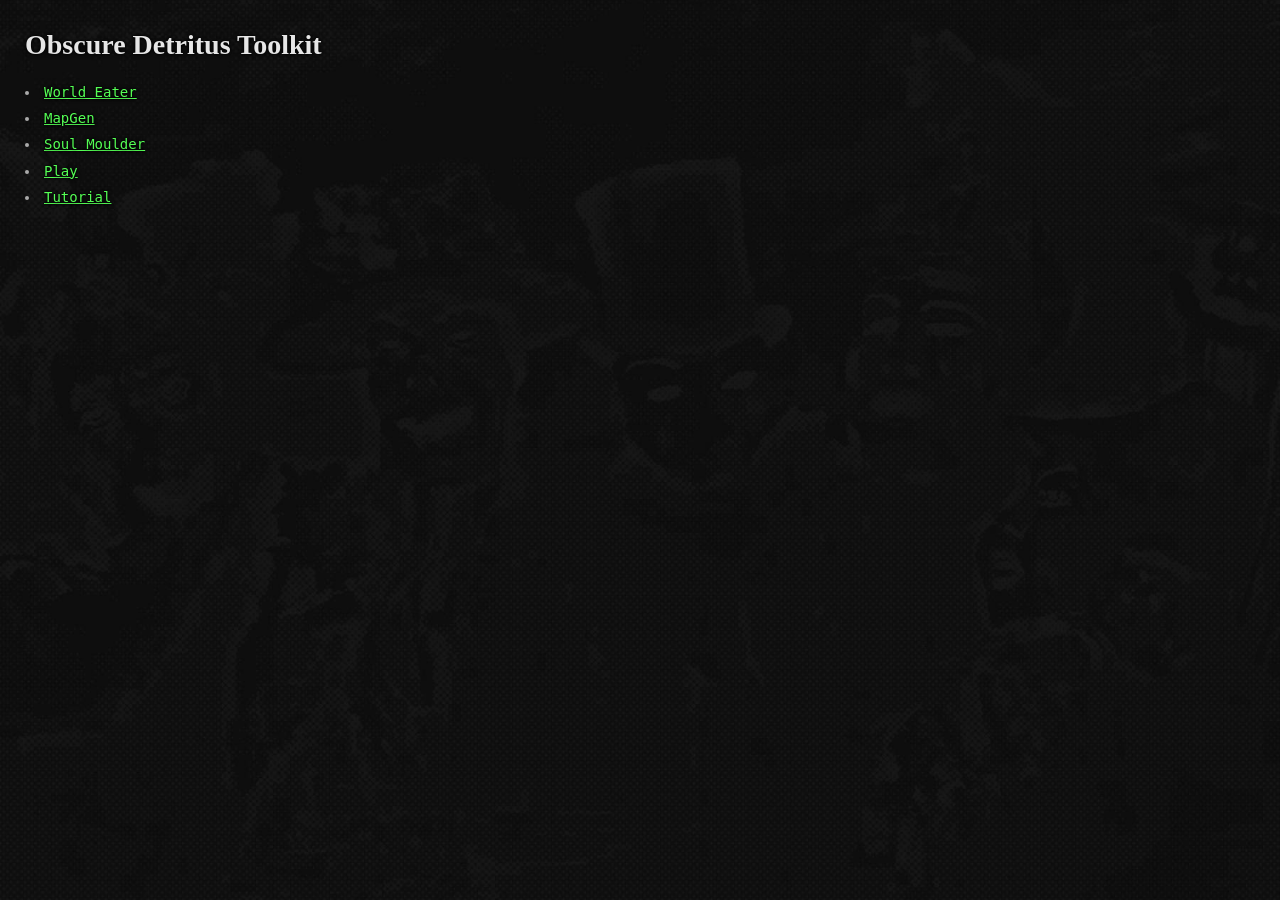
<file: index.html>
<!doctype html>
<html lang="en">
<head>
<meta charset="utf-8">
<meta name="viewport" content="width=device-width, initial-scale=1">
<title>Obscure Detritus Toolkit</title>
<style>
  /* A plain hand-made link list, in the toolkit's colours. Add a tool = add one <li>. */
  :root { color-scheme: dark; }
  html { background: #000; color: #aaaaaa; min-height: 100%; }
  /* Ensor, "The Intrigue" (1890), inverted and greyed (made in Photoshop), with a halftone screen. */
  body { margin: 0; padding: 35px 25px; min-height: 100vh; box-sizing: border-box; display: flex; flex-direction: column;
    font: 14px/1.6 Menlo, "SF Mono", Monaco, "DejaVu Sans Mono", monospace; text-shadow: 0 0 4px #000, 0 0 2px #000;
    background: url(shared/bg.jpg?v=3) center / cover fixed #000; }
  h1 { font: bold 28px/1 "Times New Roman", Times, serif; color: #e6e6e6; margin: -4.5px 0 18px; }  /* -4.5px: puts the capitals exactly 35px from the top */
  ul { margin: 0; padding-left: 0; list-style-position: inside; }
  li { margin: 4px 0; }
  a { color: #55ff55; }
  a:visited { color: #00aa00; }
  a:hover { color: #aaffaa; }
  a.wip { text-decoration: line-through; }   /* still in progress */
</style>
</head>
<body>
<h1>Obscure Detritus Toolkit</h1>
<ul>
  <li><a href="tools/worldeater/index.html">World Eater</a></li>
  <li><a href="tools/mapgen/index.html">MapGen</a></li>
  <li><a href="tools/soulmoulder/index.html">Soul Moulder</a></li>
  <li><a href="tools/play/index.html">Play</a></li>
  <li><a href="tools/tutorial/index.html">Tutorial</a></li>
</ul>
</body>
</html>
</file>
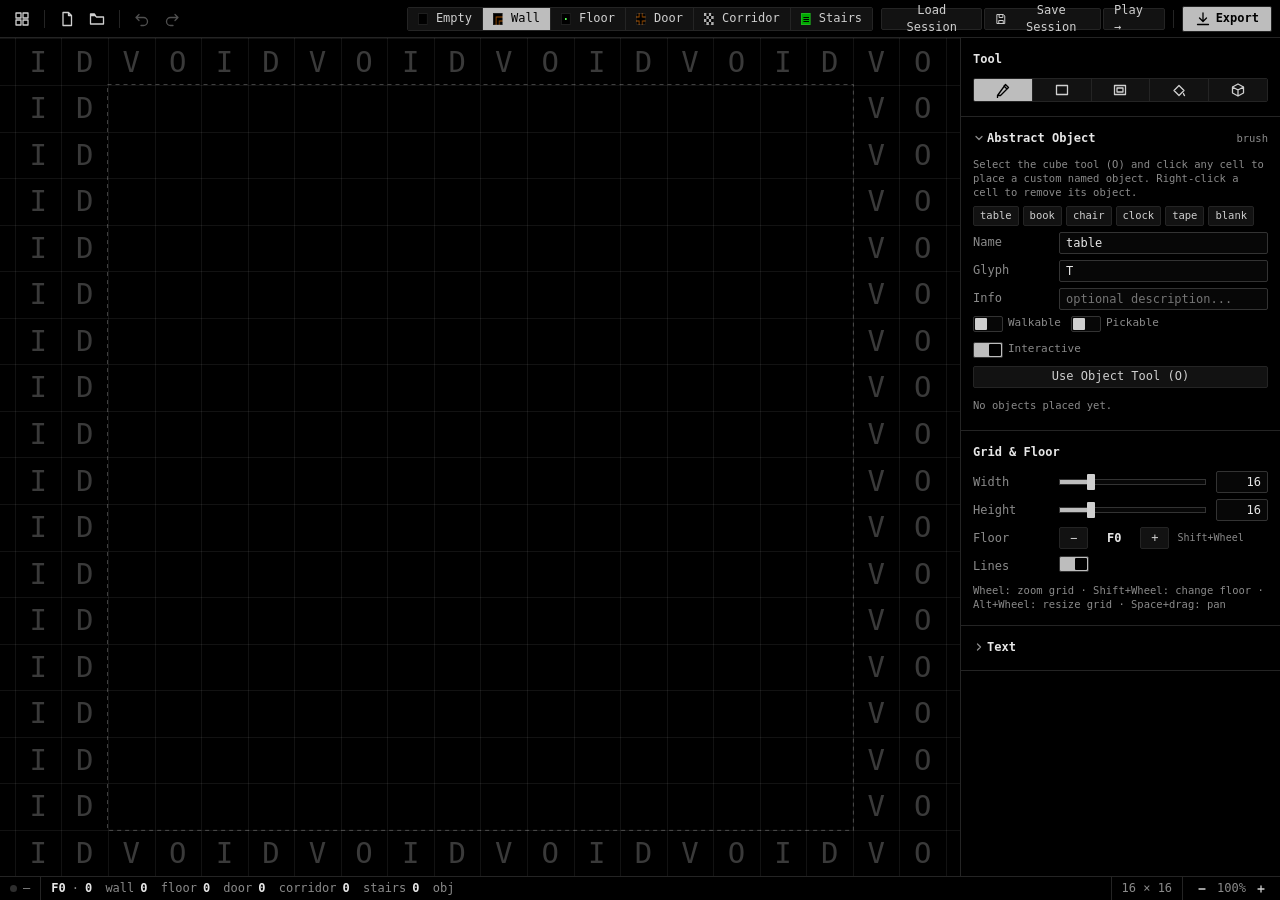
<file: tools/mapgen/index.html>
<!doctype html>
<html lang="en">
<head>
<meta charset="utf-8">
<meta name="viewport" content="width=device-width, initial-scale=1">
<title>MapGen</title>
<link rel="stylesheet" href="../../shared/ui.css?v=2">
<style>
#brush button { justify-content: center; padding: 0 10px; }
@media (max-width: 1000px) { #brush .lbl { display: none; } #brush button { padding: 0 9px; } }
.chipglyph { width: 12px; height: 12px; display: block; }
#work { background: transparent; position: relative; overflow: hidden; min-width: 0; }
#work canvas { display: block; }
#text { margin: 0; padding: 6px 8px; background: var(--well); border: 1px solid var(--well-border); border-radius: 2px;
  font: 11px/1 var(--mono); color: var(--ink); white-space: pre; overflow-x: auto; user-select: text; }
.obj-list { display: flex; flex-direction: column; gap: 3px; max-height: 180px; overflow-y: auto; }
.obj-item { display: grid; grid-template-columns: 20px 1fr auto 20px; gap: 6px; align-items: center;
  padding: 3px 5px; background: var(--well); border: 1px solid var(--edge); border-radius: 2px; cursor: pointer; }
.obj-item:hover { background: var(--well-hover); }
.obj-item.sel { border-color: var(--accent); background: #161616; }
.obj-glyph { text-align: center; font-weight: 700; color: #ffff55; }
.obj-glyph.pick { color: #55ffff; }
.obj-meta { font-size: 10px; color: var(--text-dim); white-space: nowrap; }
.obj-name { overflow: hidden; text-overflow: ellipsis; white-space: nowrap; color: var(--value); }
.obj-del { background: transparent; border: 0; color: var(--text-dim); cursor: pointer; padding: 0; width: 18px; height: 18px; display: inline-flex; align-items: center; justify-content: center; }
.obj-del:hover { color: var(--error); }
.flags-row { display: flex; gap: 10px; flex-wrap: wrap; align-items: center; }
.flag-item { display: inline-flex; align-items: center; gap: 5px; color: var(--text-dim); font-size: 11px; }
.hint { font-size: 10.5px; color: var(--text-dim); line-height: 1.35; }
.preset-bar { display: flex; flex-wrap: wrap; gap: 4px; }
.preset-bar button { font-size: 10.5px; height: 20px; padding: 0 6px; }
</style>
</head>
<body>
<svg width="0" height="0" style="position:absolute">
  <symbol id="i-home" viewBox="0 0 16 16"><rect x="2" y="2" width="5" height="5"/><rect x="9" y="2" width="5" height="5"/><rect x="2" y="9" width="5" height="5"/><rect x="9" y="9" width="5" height="5"/></symbol>
  <symbol id="i-new" viewBox="0 0 16 16"><path d="M4 1.5h5.5L12.5 4.5V14.5H4z M9.5 1.5v3h3"/></symbol>
  <symbol id="i-open" viewBox="0 0 16 16"><path d="M1.5 4.5v8.5h13V6H7.5L6 4.5z M1.5 4.5V3h4l1 1.5"/></symbol>
  <symbol id="i-undo" viewBox="0 0 16 16"><path d="M5 3.5L2 6.5l3 3 M2 6.5h7.5a4 4 0 0 1 0 8H7"/></symbol>
  <symbol id="i-redo" viewBox="0 0 16 16"><path d="M11 3.5l3 3-3 3 M14 6.5H6.5a4 4 0 0 0 0 8H9"/></symbol>
  <symbol id="i-down" viewBox="0 0 16 16"><path d="M8 2v8 M4.5 7L8 10.5 11.5 7 M2.5 13.5h11"/></symbol>
  <symbol id="i-chev" viewBox="0 0 12 12"><path d="M4.5 3L7.5 6 4.5 9"/></symbol>
  <symbol id="i-minus" viewBox="0 0 12 12"><path d="M3 6h6"/></symbol>
  <symbol id="i-plus" viewBox="0 0 12 12"><path d="M3 6h6 M6 3v6"/></symbol>
  <symbol id="i-pencil" viewBox="0 0 16 16"><path d="M10.5 2.5l3 3-8 8H2.5v3h0v-3z M9 4l3 3"/></symbol>
  <symbol id="i-rect" viewBox="0 0 16 16"><rect x="2.5" y="3.5" width="11" height="9"/></symbol>
  <symbol id="i-room" viewBox="0 0 16 16"><rect x="2.5" y="3.5" width="11" height="9"/><rect x="5" y="6" width="6" height="4"/></symbol>
  <symbol id="i-fill" viewBox="0 0 16 16"><path d="M3 8.5L8 3.5l5 5-5 5z M12.5 11.5c0 1 .7 1.6 1 2"/></symbol>
  <symbol id="i-obj" viewBox="0 0 16 16"><path d="M8 2L13.5 5v6L8 14 2.5 11V5z M8 8v6 M8 8L13.5 5 M8 8L2.5 5"/></symbol>
  <symbol id="i-save" viewBox="0 0 16 16"><path d="M3 2h8l2 2v10H3z M5.5 2v4h5V2 M5 14v-4h6v4"/></symbol>
  <symbol id="i-x" viewBox="0 0 12 12"><path d="M3.5 3.5l5 5 M8.5 3.5l-5 5"/></symbol>
</svg>

<div id="app">
  <div id="toolbar">
    <div class="l">
      <a class="tool" href="../../index.html" title="All tools"><svg class="i"><use href="#i-home"/></svg></a>
      <div class="vsep"></div>
      <button class="tool" id="bNew" title="New map"><svg class="i"><use href="#i-new"/></svg></button>
      <button class="tool" id="bOpen" title="Open .json or .txt"><svg class="i"><use href="#i-open"/></svg></button>
      <div class="vsep"></div>
      <button class="tool" id="bUndo" title="Undo (⌘Z)"><svg class="i"><use href="#i-undo"/></svg></button>
      <button class="tool" id="bRedo" title="Redo (⇧⌘Z)"><svg class="i"><use href="#i-redo"/></svg></button>
      <input type="file" id="file" accept=".json,.txt" hidden>
    </div>
    <div class="seg" id="brush"></div>
    <div class="r">
      <button class="ui-btn" id="bLoadSess" title="Load map from active Session">Load Session</button>
      <button class="ui-btn" id="bSaveSess" title="Save this map + objects to active Session for Play"><svg class="i s"><use href="#i-save"/></svg>Save Session</button>
      <a class="ui-btn" href="../play/index.html" title="Open 3D Simulation" style="text-decoration:none">Play →</a>
      <div class="vsep"></div>
      <button class="ui-btn primary" id="bExport"><svg class="i"><use href="#i-down"/></svg>Export</button>
      <div class="menu" id="mExport">
        <button data-x="copy">Copy text</button>
        <button data-x="txt">Download .txt</button>
        <button data-x="json">Download .json (with objects)</button>
      </div>
    </div>
  </div>

  <div id="main">
    <div id="work"><canvas id="cv"></canvas></div>
    <div id="side">
      <div class="section">
        <div class="sec-head">Tool</div>
        <div class="sec-body">
          <div class="seg wide" id="tools">
            <button data-t="pencil" title="Pencil (B) · right-drag erases"><svg class="i"><use href="#i-pencil"/></svg></button>
            <button data-t="rect" title="Rectangle (R) · fills with the brush"><svg class="i"><use href="#i-rect"/></svg></button>
            <button data-t="room" title="Room (M) · wall outline with floor inside"><svg class="i"><use href="#i-room"/></svg></button>
            <button data-t="fill" title="Fill (F)"><svg class="i"><use href="#i-fill"/></svg></button>
            <button data-t="object" title="Abstract Object (O) · click cell to place/select, right-click removes"><svg class="i"><use href="#i-obj"/></svg></button>
          </div>
        </div>
      </div>

      <div class="section collapsible open" id="secObj">
        <div class="sec-head fold"><svg class="i s chev"><use href="#i-chev"/></svg>Abstract Object <span id="objModeTag" style="margin-left:auto;color:var(--text-dim);font-weight:400;font-size:10.5px;">brush</span></div>
        <div class="sec-body">
          <div class="hint">Select the cube tool (O) and click any cell to place a custom named object. Right-click a cell to remove its object.</div>
          <div class="preset-bar">
            <button class="ui-btn" data-op="table|T|0|0|1">table</button>
            <button class="ui-btn" data-op="book|B|1|1|1">book</button>
            <button class="ui-btn" data-op="chair|h|1|0|1">chair</button>
            <button class="ui-btn" data-op="clock|C|0|0|1">clock</button>
            <button class="ui-btn" data-op="tape|S|1|1|1">tape</button>
            <button class="ui-btn" data-op="blank|?|1|0|1">blank</button>
          </div>
          <div class="row"><label title="Custom object name (e.g. table, book, lamp)">Name</label><input class="ui-field" id="oName" placeholder="table, book, bell..."></div>
          <div class="row"><label title="1-2 char symbol shown on grid & 3D">Glyph</label><input class="ui-field" id="oGlyph" maxlength="2" placeholder="auto"></div>
          <div class="row"><label title="Short note agents see when inspecting">Info</label><input class="ui-field" id="oDesc" placeholder="optional description..."></div>
          <div class="flags-row">
            <span class="flag-item"><button class="switch" id="swWalk"></button> Walkable</span>
            <span class="flag-item"><button class="switch" id="swPick"></button> Pickable</span>
            <span class="flag-item"><button class="switch" id="swInter"></button> Interactive</span>
          </div>
          <div style="display:flex;gap:6px;margin-top:2px;">
            <button class="ui-btn" id="bObjUse" style="flex:1;justify-content:center">Use Object Tool (O)</button>
            <button class="ui-btn" id="bObjClearSel" style="display:none">New Brush</button>
          </div>
          <div class="obj-list" id="objList"></div>
        </div>
      </div>

      <div class="section">
        <div class="sec-head">Grid &amp; Floor</div>
        <div class="sec-body">
          <div class="row slider"><label title="Columns (wheel over input or Alt+Wheel on canvas)">Width</label><input type="range" id="rW" min="4" max="64"><input class="ui-field num" id="nW"></div>
          <div class="row slider"><label title="Rows (wheel over input or Alt+Wheel on canvas)">Height</label><input type="range" id="rH" min="4" max="64"><input class="ui-field num" id="nH"></div>
          <div class="row"><label title="Shift+Mouse Wheel on canvas to switch floor">Floor</label>
            <div style="display:flex;align-items:center;gap:4px;">
              <button class="ui-btn" id="bFloorDn" title="Floor down (Shift+Wheel)">−</button>
              <span id="lblFloor" style="min-width:44px;text-align:center;color:var(--value);font-weight:600;">F0</span>
              <button class="ui-btn" id="bFloorUp" title="Floor up (Shift+Wheel)">+</button>
              <span style="font-size:10px;color:var(--text-dim);margin-left:4px;">Shift+Wheel</span>
            </div>
          </div>
          <div class="row"><label title="Show cell lines (G)">Lines</label><div><button class="switch" id="swGrid"></button></div></div>
          <div class="hint">Wheel: zoom grid · Shift+Wheel: change floor · Alt+Wheel: resize grid · Space+drag: pan</div>
        </div>
      </div>

      <div class="section collapsible" id="secText">
        <div class="sec-head fold"><svg class="i s chev"><use href="#i-chev"/></svg>Text</div>
        <div class="sec-body">
          <div class="row"><label title="Print every glyph twice so cells read square">Double</label><div><button class="switch" id="swDouble"></button></div></div>
          <pre id="text"></pre>
        </div>
      </div>
    </div>
  </div>

  <div id="status">
    <div class="cell"><i class="led" id="led"></i><span id="sPos">–</span></div>
    <div class="cell" id="sCounts"></div>
    <div class="cell grow" id="sMsg" style="color:var(--value)"></div>
    <div class="cell" id="sSize"></div>
    <div class="cell zoom">
      <button id="zOut" title="Zoom out"><svg class="i s"><use href="#i-minus"/></svg></button>
      <span id="sZoom" title="Reset view (0) · scroll to pan · pinch or ⌘-scroll to zoom · space-drag to pan">100%</span>
      <button id="zIn" title="Zoom in"><svg class="i s"><use href="#i-plus"/></svg></button>
    </div>
  </div>
</div>

<script src="../../shared/session.js"></script>
<script>
const css = n => getComputedStyle(document.documentElement).getPropertyValue(n).trim();
// ---------------------------------------------------------------- model
const TYPES = ['empty', 'wall', 'floor', 'door', 'corridor', 'stairs'];
const LABEL = { empty: 'Empty', wall: 'Wall', floor: 'Floor', door: 'Door', corridor: 'Corridor', stairs: 'Stairs' };
const CANON = { empty: ' ', wall: '#', floor: '.', door: '+', corridor: ':', stairs: '%' };
const G = { empty: ' ', wall: '╬', floor: '·', door: '╬', corridor: '▒', stairs: '≡' };
const LOOK = { paper: '#000000', ink: '#aaaaaa', void: '#3a3a3a',
  fg: { empty: '#000000', wall: '#aa5500', floor: '#55ff55', door: '#aa5500', corridor: '#aaaaaa', stairs: '#000000' },
  bg: { stairs: '#00aa00' } };
const KEY = 'od.mapeditor.v3';

let S = {
  w: 16, h: 16, cells: new Array(256).fill(0),
  floors: null, activeFloor: 0,
  objects: [],
  brush: 1, tool: 'pencil', grid: true, double: true, zoom: 1,
};
try {
  const saved = JSON.parse(localStorage.getItem(KEY)) || JSON.parse(localStorage.getItem('od.mapeditor.v2'));
  if (saved && saved.cells) S = { ...S, w: saved.w, h: saved.h, cells: saved.cells,
    floors: saved.floors && typeof saved.floors === 'object' ? saved.floors : null,
    activeFloor: Number(saved.activeFloor || 0) | 0,
    objects: Array.isArray(saved.objects) ? saved.objects : [],
    brush: saved.brush ?? 1, tool: saved.tool ?? 'pencil', grid: saved.grid ?? true, double: saved.double ?? true, zoom: saved.zoom ?? 1 };
} catch {}
if (!S.floors) S.floors = { [String(S.activeFloor)]: S.cells };
if (!S.floors[String(S.activeFloor)]) S.floors[String(S.activeFloor)] = S.cells;
S.cells = S.floors[String(S.activeFloor)];
const persist = () => { S.floors[String(S.activeFloor)] = S.cells; try { localStorage.setItem(KEY, JSON.stringify(S)); } catch {} };

let objBrush = { name: 'table', glyph: 'T', description: '', walkable: false, pickable: false, interactive: true };
let selectedObjId = null;

const at = (x, y) => (x < 0 || y < 0 || x >= S.w || y >= S.h) ? 0 : S.cells[y * S.w + x];
const objAt = (x, y) => S.objects.find(o => (o.floor | 0) === (S.activeFloor | 0) && o.x === x && o.y === y) || null;

function setFloor(f) {
  f = Math.max(-3, Math.min(5, f | 0));
  if (f === S.activeFloor) return;
  S.floors[String(S.activeFloor)] = S.cells;
  S.activeFloor = f;
  if (!S.floors[String(f)] || S.floors[String(f)].length !== S.w * S.h) {
    S.floors[String(f)] = new Array(S.w * S.h).fill(0);
  }
  S.cells = S.floors[String(f)];
  selectedObjId = null;
  syncFloorUI();
  syncObjPanel();
  changed();
  flash(`Switched to Floor F${f}`);
}
function syncFloorUI() {
  if (typeof lblFloor !== 'undefined') lblFloor.textContent = `F${S.activeFloor}`;
}

// Walls: CP437 double lines that join to neighbouring walls and doors.
const BOX = { 0: '■', 1: '║', 4: '║', 5: '║', 2: '═', 8: '═', 10: '═', 6: '╔', 12: '╗', 3: '╚', 9: '╝',
              7: '╠', 13: '╣', 14: '╦', 11: '╩', 15: '╬' };
function exposed(x, y) {
  for (let dy = -1; dy <= 1; dy++) for (let dx = -1; dx <= 1; dx++) { const v = at(x + dx, y + dy); if (v >= 2) return true; }
  return false;
}
const joins = (x, y) => (at(x, y) === 1 && exposed(x, y)) || at(x, y) === 3;
function wallMask(x, y) {
  return (joins(x, y - 1) ? 1 : 0) | (joins(x + 1, y) ? 2 : 0) | (joins(x, y + 1) ? 4 : 0) | (joins(x - 1, y) ? 8 : 0);
}
function cellLook(x, y) {
  const o = objAt(x, y);
  if (o) return [(o.glyph || o.name[0] || '?')[0], 'object', false];
  const t = TYPES[at(x, y)];
  if (t === 'empty') return [' ', 'empty', false];
  if (t === 'wall') {
    if (!exposed(x, y)) return [' ', 'empty', false];
    const m = wallMask(x, y);
    return [BOX[m], 'wall', !!(m & 2)];
  }
  if (t === 'door') return [G.door, 'door', joins(x + 1, y)];
  return [G[t], t, false];
}

// ---------------------------------------------------------------- undo
const undo = [], redo = [];
const snap = () => ({ cells: S.cells.slice(), objects: JSON.parse(JSON.stringify(S.objects)) });
function checkpoint() { undo.push(snap()); if (undo.length > 200) undo.shift(); redo.length = 0; syncUndo(); }
function restore(from, to) {
  if (!from.length) return;
  to.push(snap());
  const st = from.pop();
  S.cells = st.cells; S.objects = st.objects;
  if (selectedObjId && !S.objects.some(o => o.id === selectedObjId)) selectedObjId = null;
  syncObjPanel(); changed(); syncUndo();
}
function syncUndo() { bUndo.disabled = !undo.length; bRedo.disabled = !redo.length; }

// ---------------------------------------------------------------- tile drawing
const FONT = getComputedStyle(document.documentElement).getPropertyValue('--mono');
function drawTile(c, t, mask, x, y, w, h) {
  if (t === 'empty') return;
  const col = LOOK.fg[t], r = (v) => Math.round(v);
  if (t === 'stairs') {
    c.fillStyle = LOOK.bg.stairs; c.fillRect(x, y, w, h);
    const bw = r(w * .6), bh = Math.max(1, r(h * .1)), gap = Math.max(1, r(h * .12));
    const bx = x + r((w - bw) / 2), by = y + r((h - (3 * bh + 2 * gap)) / 2);
    c.fillStyle = col; for (let i = 0; i < 3; i++) c.fillRect(bx, by + i * (bh + gap), bw, bh);
    return;
  }
  if (t === 'floor') {
    const d = Math.max(1, r(Math.min(w, h) * .16));
    c.fillStyle = col; c.fillRect(x + r((w - d) / 2), y + r((h - d) / 2), d, d);
    return;
  }
  if (t === 'corridor') {
    const n = Math.min(w, h) >= 24 ? 8 : 4;
    c.fillStyle = col;
    for (let j = 0; j < n; j++) for (let i = 0; i < n; i++) if ((i + j) % 2 === 0) {
      const x0 = x + r(i * w / n), x1 = x + r((i + 1) * w / n), y0 = y + r(j * h / n), y1 = y + r((j + 1) * h / n);
      c.fillRect(x0, y0, x1 - x0, y1 - y0);
    }
    return;
  }
  const m = t === 'door' ? 15 : mask, cx = x + w / 2, cy = y + h / 2, s = Math.min(w, h);
  const lw = Math.max(1, r(s / 9)), gap = Math.max(2, r(s * .3));
  const path = () => {
    c.beginPath();
    if (m === 0) { c.moveTo(cx - .01, cy); c.lineTo(cx + .01, cy); }
    if (m & 1) { c.moveTo(cx, cy); c.lineTo(cx, y - 1); }
    if (m & 2) { c.moveTo(cx, cy); c.lineTo(x + w + 1, cy); }
    if (m & 4) { c.moveTo(cx, cy); c.lineTo(cx, y + h + 1); }
    if (m & 8) { c.moveTo(cx, cy); c.lineTo(x - 1, cy); }
  };
  c.save(); c.beginPath(); c.rect(x, y, w, h); c.clip();
  c.lineCap = 'square';
  path(); c.strokeStyle = col; c.lineWidth = gap + lw; c.stroke();
  path(); c.strokeStyle = LOOK.paper; c.lineWidth = Math.max(.5, gap - lw); c.stroke();
  c.restore();
}

// ---------------------------------------------------------------- main canvas
const work = document.getElementById('work'), cv = document.getElementById('cv'), ctx = cv.getContext('2d');
let cell = 24, ox = 0, oy = 0, CW = 0, CH = 0, hover = null, drag = null;
let panX = 0, panY = 0, spaceDown = false;
const ZMIN = .25, ZMAX = 8;
const VOID = 'VOID';

function layout() {
  CW = work.clientWidth; CH = work.clientHeight;
  const dpr = devicePixelRatio || 1;
  cv.width = CW * dpr; cv.height = CH * dpr;
  cv.style.width = CW + 'px'; cv.style.height = CH + 'px';
  ctx.setTransform(dpr, 0, 0, dpr, 0, 0);
  place();
}
const fitCell = () => Math.min(CW / (S.w + 2), CH / (S.h + 2));
function place() {
  cell = Math.max(2, fitCell() * S.zoom);
  ox = Math.round((CW - S.w * cell) / 2 + panX); oy = Math.round((CH - S.h * cell) / 2 + panY);
  draw();
}
function zoomTo(z, mx = CW / 2, my = CH / 2) {
  z = Math.min(ZMAX, Math.max(ZMIN, z));
  const wx = (mx - ox) / cell, wy = (my - oy) / cell, c2 = Math.max(2, fitCell() * z);
  panX = mx - wx * c2 - (CW - S.w * c2) / 2; panY = my - wy * c2 - (CH - S.h * c2) / 2;
  S.zoom = z; sZoom.textContent = Math.round(z * 100) + '%'; place(); persist();
}
function resetView() { panX = panY = 0; zoomTo(1); panX = panY = 0; place(); }

function draw() {
  ctx.clearRect(0, 0, CW, CH);
  ctx.fillStyle = LOOK.paper; ctx.fillRect(ox, oy, S.w * cell, S.h * cell);
  const x0 = -Math.ceil(ox / cell), y0 = -Math.ceil(oy / cell);
  const x1 = Math.ceil((CW - ox) / cell), y1 = Math.ceil((CH - oy) / cell);

  ctx.fillStyle = LOOK.void; ctx.textAlign = 'center'; ctx.textBaseline = 'middle';
  ctx.font = `${Math.round(cell * .62)}px ${FONT}`;
  if (cell >= 6) for (let y = y0; y < y1; y++) for (let x = x0; x < x1; x++) {
    if (x >= 0 && y >= 0 && x < S.w && y < S.h) continue;
    ctx.fillText(VOID[((x % 4) + 4) % 4], ox + (x + .5) * cell, oy + (y + .55) * cell);
  }

  const gx = i => Math.round(ox + i * cell), gy = j => Math.round(oy + j * cell);
  for (let y = 0; y < S.h; y++) for (let x = 0; x < S.w; x++) {
    const t = TYPES[at(x, y)];
    if (t === 'empty' || (t === 'wall' && !exposed(x, y))) continue;
    drawTile(ctx, t, t === 'wall' ? wallMask(x, y) : 15, gx(x), gy(y), gx(x + 1) - gx(x), gy(y + 1) - gy(y));
  }

  // Subtle ghost of floor below for vertical alignment
  const below = S.floors[String(S.activeFloor - 1)];
  if (below && below.length === S.w * S.h) {
    ctx.fillStyle = 'rgba(255,255,255,.04)';
    for (let y = 0; y < S.h; y++) for (let x = 0; x < S.w; x++) {
      if (below[y * S.w + x] > 0) ctx.fillRect(gx(x), gy(y), gx(x + 1) - gx(x), gy(y + 1) - gy(y));
    }
  }

  // Draw Abstract Objects on active floor
  S.objects.forEach(o => {
    if ((o.floor | 0) !== (S.activeFloor | 0)) return;
    if (o.x < 0 || o.y < 0 || o.x >= S.w || o.y >= S.h) return;
    const x = gx(o.x), y = gy(o.y), w = gx(o.x + 1) - x, h = gy(o.y + 1) - y;
    const isSel = o.id === selectedObjId;
    const color = o.pickable ? '#55ffff' : (!o.walkable ? '#ffff55' : '#e6e6e6');
    ctx.fillStyle = isSel ? 'rgba(255,255,255,.22)' : 'rgba(0,0,0,.78)';
    ctx.fillRect(x + 2, y + 2, Math.max(2, w - 4), Math.max(2, h - 4));
    ctx.strokeStyle = isSel ? '#ffffff' : color;
    ctx.lineWidth = isSel ? 2 : 1;
    if (o.walkable) ctx.setLineDash([2, 2]);
    ctx.strokeRect(x + 2.5, y + 2.5, Math.max(1, w - 5), Math.max(1, h - 5));
    ctx.setLineDash([]);
    ctx.fillStyle = color;
    ctx.textAlign = 'center'; ctx.textBaseline = 'middle';
    ctx.font = `bold ${Math.max(8, Math.round(cell * .48))}px ${FONT}`;
    ctx.fillText((o.glyph || o.name[0] || '?').toUpperCase(), x + w / 2, y + h / 2);
    if (cell >= 30) {
      ctx.font = `${Math.max(8, Math.round(cell * .22))}px ${FONT}`;
      ctx.fillStyle = '#cfcfcf';
      ctx.fillText(o.name.slice(0, 10), x + w / 2, y + h + 6);
    }
  });

  if (S.grid && cell >= 5) {
    ctx.strokeStyle = 'rgba(255,255,255,.07)'; ctx.lineWidth = 1; ctx.beginPath();
    for (let x = x0; x <= x1; x++) { const px = gx(x) + .5; ctx.moveTo(px, 0); ctx.lineTo(px, CH); }
    for (let y = y0; y <= y1; y++) { const py = gy(y) + .5; ctx.moveTo(0, py); ctx.lineTo(CW, py); }
    ctx.stroke();
  }
  ctx.strokeStyle = 'rgba(255,255,255,.25)'; ctx.setLineDash([4, 4]); ctx.lineWidth = 1;
  ctx.strokeRect(ox - .5, oy - .5, S.w * cell + 1, S.h * cell + 1); ctx.setLineDash([]);

  ctx.strokeStyle = css('--accent'); ctx.lineWidth = 2;
  if (drag && (S.tool === 'rect' || S.tool === 'room')) {
    const [bx0, by0, bx1, by1] = box(drag.start, drag.cur);
    ctx.strokeRect(ox + bx0 * cell + 1, oy + by0 * cell + 1, (bx1 - bx0 + 1) * cell - 2, (by1 - by0 + 1) * cell - 2);
  } else if (hover) {
    ctx.strokeRect(ox + hover[0] * cell + 1, oy + hover[1] * cell + 1, cell - 2, cell - 2);
  }
}

const box = (a, b) => [Math.min(a[0], b[0]), Math.min(a[1], b[1]), Math.max(a[0], b[0]), Math.max(a[1], b[1])];
function cellAt(e) {
  const r = cv.getBoundingClientRect();
  const x = Math.floor((e.clientX - r.left - ox) / cell), y = Math.floor((e.clientY - r.top - oy) / cell);
  return (x >= 0 && y >= 0 && x < S.w && y < S.h) ? [x, y] : null;
}
function set(x, y, v) { if (x >= 0 && y >= 0 && x < S.w && y < S.h) S.cells[y * S.w + x] = v; }
function line(a, b, v) {
  let [x0, y0] = a; const [x1, y1] = b, dx = Math.abs(x1 - x0), dy = -Math.abs(y1 - y0);
  const sx = x0 < x1 ? 1 : -1, sy = y0 < y1 ? 1 : -1; let err = dx + dy;
  for (;;) { set(x0, y0, v); if (x0 === x1 && y0 === y1) break; const e2 = 2 * err;
    if (e2 >= dy) { err += dy; x0 += sx; } if (e2 <= dx) { err += dx; y0 += sy; } }
}
function flood(x, y, v) {
  const from = at(x, y); if (from === v) return;
  const st = [[x, y]];
  while (st.length) { const [cx, cy] = st.pop();
    if (cx < 0 || cy < 0 || cx >= S.w || cy >= S.h || at(cx, cy) !== from) continue;
    set(cx, cy, v); st.push([cx + 1, cy], [cx - 1, cy], [cx, cy + 1], [cx, cy - 1]); }
}

cv.addEventListener('contextmenu', e => e.preventDefault());
cv.addEventListener('wheel', e => {
  e.preventDefault();
  if (e.shiftKey) {
    setFloor(S.activeFloor + (e.deltaY < 0 ? 1 : -1));
  } else if (e.altKey) {
    const step = e.deltaY < 0 ? 1 : -1;
    resize(S.w + step, S.h + step);
  } else {
    const r = cv.getBoundingClientRect();
    zoomTo(S.zoom * Math.exp(-e.deltaY * .0025), e.clientX - r.left, e.clientY - r.top);
  }
}, { passive: false });
cv.addEventListener('pointerdown', e => {
  if (spaceDown || e.button === 1) {
    cv.setPointerCapture(e.pointerId); e.preventDefault();
    drag = { pan: true, sx: e.clientX, sy: e.clientY, px: panX, py: panY }; cv.style.cursor = 'grabbing'; return;
  }
  const c = cellAt(e); if (!c) return;
  if (S.tool === 'object') {
    const existing = objAt(c[0], c[1]);
    if (e.button === 2) {
      if (existing) {
        checkpoint();
        S.objects = S.objects.filter(o => o.id !== existing.id);
        if (selectedObjId === existing.id) selectedObjId = null;
        syncObjPanel(); changed();
      }
      return;
    }
    if (existing) {
      selectedObjId = existing.id;
      syncObjPanel(); draw();
      return;
    }
    checkpoint();
    if (at(c[0], c[1]) === 0) set(c[0], c[1], 2); // place floor under object if cell was empty
    const name = (objBrush.name || 'object').trim() || 'object';
    const glyph = (objBrush.glyph || name[0] || '?').trim().slice(0, 2).toUpperCase();
    const created = {
      id: ODSession.rid('obj'),
      x: c[0], y: c[1], floor: S.activeFloor, name, glyph,
      walkable: !!objBrush.walkable,
      pickable: !!objBrush.pickable,
      interactive: !!objBrush.interactive,
      description: (objBrush.description || '').trim()
    };
    S.objects.push(created);
    selectedObjId = created.id;
    syncObjPanel(); changed();
    return;
  }

  cv.setPointerCapture(e.pointerId);
  const v = e.button === 2 ? 0 : S.brush;
  checkpoint();
  if (S.tool === 'fill') { flood(c[0], c[1], v); changed(); return; }
  drag = { start: c, cur: c, last: c, v };
  if (S.tool === 'pencil') { set(c[0], c[1], v); changed(); } else draw();
});
cv.addEventListener('pointermove', e => {
  if (drag && drag.pan) { panX = drag.px + e.clientX - drag.sx; panY = drag.py + e.clientY - drag.sy; place(); return; }
  const c = cellAt(e);
  hover = c;
  if (c) {
    const o = objAt(c[0], c[1]);
    sPos.textContent = o ? `${c[0]}, ${c[1]} · ${o.name}` : `${c[0]}, ${c[1]}`;
  } else sPos.textContent = '–';
  if (drag && c) {
    drag.cur = c;
    if (S.tool === 'pencil') { line(drag.last, c, drag.v); drag.last = c; changed(); return; }
  }
  draw();
});
cv.addEventListener('pointerup', () => {
  if (!drag) return;
  if (drag.pan) { drag = null; cv.style.cursor = spaceDown ? 'grab' : ''; return; }
  if (S.tool === 'rect' || S.tool === 'room') {
    const [x0, y0, x1, y1] = box(drag.start, drag.cur);
    for (let y = y0; y <= y1; y++) for (let x = x0; x <= x1; x++) {
      const edge = x === x0 || x === x1 || y === y0 || y === y1;
      set(x, y, S.tool === 'rect' ? drag.v : (drag.v === 0 ? 0 : edge ? 1 : 2));
    }
  }
  drag = null; changed();
});
cv.addEventListener('pointerleave', () => { hover = null; sPos.textContent = '–'; draw(); });

// ---------------------------------------------------------------- text & json export
function asText(double = S.double) {
  const rows = [];
  for (let y = 0; y < S.h; y++) {
    let r = '';
    for (let x = 0; x < S.w; x++) {
      const [g, t, east] = cellLook(x, y);
      if (!double) r += g;
      else if (t === 'wall' || t === 'door') r += g + (east ? '═' : ' ');
      else if (t === 'empty' || t === 'floor' || t === 'object') r += g + ' ';
      else r += g + g;
    }
    rows.push(r);
  }
  return rows.join('\n');
}
function asJSON() {
  const rows = [];
  for (let y = 0; y < S.h; y++) { let r = ''; for (let x = 0; x < S.w; x++) r += CANON[TYPES[at(x, y)]]; rows.push(r); }
  return JSON.stringify({ width: S.w, height: S.h, legend: CANON, tiles: rows, objects: S.objects }, null, 1);
}
function download(name, text) {
  const a = document.createElement('a'); a.href = URL.createObjectURL(new Blob([text], { type: 'text/plain' }));
  a.download = name; a.click(); setTimeout(() => URL.revokeObjectURL(a.href), 1000);
}
function importText(txt) {
  let rows, lookup = {}, json = false, parsed = null;
  try { parsed = JSON.parse(txt); rows = parsed.tiles; json = true; } catch { rows = txt.replace(/\r/g, '').split('\n').filter(r => r.length); }
  if (!json) {
    for (const ch of Object.values(BOX)) lookup[ch] = 1;
    for (const t of TYPES) if (t !== 'wall') lookup[G[t]] = TYPES.indexOf(t);
  }
  for (const [t, ch] of Object.entries(CANON)) lookup[ch] ??= TYPES.indexOf(t);
  const chars = rows.map(r => [...r]);
  const dbl = !json && chars.every(r => r.length % 2 === 0) && (
    chars.every(r => r.every((c, i) => i % 2 || c === r[i + 1])) ||
    (chars.every(r => r.every((c, i) => i % 2 === 0 || c === ' ' || c === '═' || c === r[i - 1]))));
  const grid = dbl ? chars.map(r => r.filter((_, i) => i % 2 === 0)) : chars;
  checkpoint();
  S.h = Math.min(64, grid.length); S.w = Math.min(64, Math.max(...grid.map(r => r.length)));
  S.cells = new Array(S.w * S.h).fill(0);
  grid.slice(0, S.h).forEach((r, y) => r.slice(0, S.w).forEach((c, x) => set(x, y, lookup[c] ?? 0)));
  S.objects = (json && Array.isArray(parsed.objects)) ? ODSession.normalizeMap(parsed).objects : [];
  selectedObjId = null;
  syncControls(); syncObjPanel(); layout(); changed();
}

// ---------------------------------------------------------------- abstract object panel
function activeObjTarget() {
  return selectedObjId ? S.objects.find(o => o.id === selectedObjId) || null : null;
}
function syncObjPanel() {
  const target = activeObjTarget();
  const src = target || objBrush;
  objModeTag.textContent = target ? `editing (${target.x},${target.y})` : 'brush';
  bObjClearSel.style.display = target ? '' : 'none';
  oName.value = src.name || '';
  oGlyph.value = src.glyph || '';
  oDesc.value = src.description || '';
  swWalk.classList.toggle('on', !!src.walkable);
  swPick.classList.toggle('on', !!src.pickable);
  swInter.classList.toggle('on', !!src.interactive);
  renderObjList();
}
function mutateObj(fn) {
  const target = activeObjTarget();
  if (target) { fn(target); changed(); }
  else { fn(objBrush); }
  syncObjPanel();
}
oName.oninput = () => mutateObj(o => {
  o.name = oName.value;
  if (!oGlyph.value.trim() && o.name.trim()) o.glyph = o.name.trim()[0].toUpperCase();
});
oGlyph.oninput = () => mutateObj(o => { o.glyph = oGlyph.value.toUpperCase(); });
oDesc.oninput = () => mutateObj(o => { o.description = oDesc.value; });
swWalk.onclick = () => mutateObj(o => { o.walkable = !o.walkable; });
swPick.onclick = () => mutateObj(o => { o.pickable = !o.pickable; });
swInter.onclick = () => mutateObj(o => { o.interactive = !o.interactive; });
bObjUse.onclick = () => { S.tool = 'object'; buildTools(); persist(); };
bObjClearSel.onclick = () => { selectedObjId = null; syncObjPanel(); draw(); };

document.querySelectorAll('.preset-bar button').forEach(b => {
  b.onclick = () => {
    const [name, glyph, w, p, i] = b.dataset.op.split('|');
    selectedObjId = null;
    objBrush = { name: name === 'blank' ? '' : name, glyph, description: '', walkable: w === '1', pickable: p === '1', interactive: i === '1' };
    S.tool = 'object';
    buildTools(); syncObjPanel(); draw();
    if (name === 'blank') oName.focus();
  };
});

function renderObjList() {
  objList.innerHTML = '';
  if (!S.objects.length) {
    objList.innerHTML = '<div class="hint" style="padding:4px 0;">No objects placed yet.</div>';
    return;
  }
  S.objects.forEach(o => {
    const el = document.createElement('div');
    el.className = 'obj-item' + (o.id === selectedObjId ? ' sel' : '');
    const flags = [o.walkable ? 'W' : 'S', o.pickable ? 'P' : '', o.interactive ? 'I' : ''].filter(Boolean).join('');
    el.innerHTML = `<span class="obj-glyph ${o.pickable ? 'pick' : ''}">${o.glyph || '?'}</span>
      <span class="obj-name">${o.name}</span>
      <span class="obj-meta">(${o.x},${o.y}) ${flags}</span>
      <button class="obj-del" title="Remove"><svg class="i s"><use href="#i-x"/></svg></button>`;
    el.onclick = (e) => {
      if (e.target.closest('.obj-del')) return;
      selectedObjId = o.id; S.tool = 'object'; buildTools(); syncObjPanel(); draw();
    };
    el.querySelector('.obj-del').onclick = () => {
      checkpoint();
      S.objects = S.objects.filter(x => x.id !== o.id);
      if (selectedObjId === o.id) selectedObjId = null;
      syncObjPanel(); changed();
    };
    objList.appendChild(el);
  });
}

// ---------------------------------------------------------------- side panel
function glyphCanvas(types, s) {
  const c = document.createElement('canvas'), dpr = devicePixelRatio || 1;
  c.width = types.length * (s + 3) * dpr; c.height = s * dpr;
  c.style.width = types.length * (s + 3) - 3 + 'px'; c.style.height = s + 'px';
  const x = c.getContext('2d'); x.scale(dpr, dpr);
  types.forEach((t, i) => { x.fillStyle = LOOK.paper; x.fillRect(i * (s + 3), 0, s, s);
    drawTile(x, t, t === 'wall' ? 6 : 15, i * (s + 3), 0, s, s);
    x.strokeStyle = 'rgba(255,255,255,.12)'; x.strokeRect(i * (s + 3) + .5, .5, s - 1, s - 1); });
  return c;
}
function buildBrush() {
  const box = document.getElementById('brush'); box.innerHTML = '';
  TYPES.forEach((t, i) => {
    const b = document.createElement('button'); b.className = (i === S.brush && S.tool !== 'object') ? 'on' : ''; b.title = `${LABEL[t]} (${i + 1})`;
    const c = glyphCanvas([t], 12); c.className = 'chipglyph';
    const l = document.createElement('span'); l.className = 'lbl'; l.textContent = LABEL[t];
    b.append(c, l);
    b.onclick = () => { S.brush = i; if (S.tool === 'object') S.tool = 'pencil'; buildBrush(); buildTools(); persist(); };
    box.appendChild(b);
  });
}
function buildTools() {
  document.querySelectorAll('#tools button').forEach(b => {
    b.classList.toggle('on', b.dataset.t === S.tool);
    b.onclick = () => { S.tool = b.dataset.t; buildTools(); buildBrush(); persist(); };
  });
}
function bindSwitch(id, key, after) {
  const el = document.getElementById(id);
  const sync = () => el.classList.toggle('on', !!S[key]);
  el.onclick = () => { S[key] = !S[key]; sync(); (after || changed)(); };
  sync(); return sync;
}
function resize(w, h) {
  w = Math.max(4, Math.min(64, w | 0)); h = Math.max(4, Math.min(64, h | 0));
  if (w === S.w && h === S.h) return;
  checkpoint();
  S.floors[String(S.activeFloor)] = S.cells;
  for (const fk of Object.keys(S.floors)) {
    const old = S.floors[fk];
    const next = new Array(w * h).fill(0);
    for (let y = 0; y < Math.min(h, S.h); y++) for (let x = 0; x < Math.min(w, S.w); x++) next[y * w + x] = old[y * S.w + x] || 0;
    S.floors[fk] = next;
  }
  S.w = w; S.h = h; S.cells = S.floors[String(S.activeFloor)];
  S.objects = S.objects.filter(o => o.x < w && o.y < h);
  syncControls(); syncObjPanel(); layout(); changed();
}
function syncControls() {
  for (const [r, n, k] of [[rW, nW, 'w'], [rH, nH, 'h']]) {
    r.value = S[k]; n.value = S[k]; r.style.setProperty('--p', ((S[k] - 4) / 60 * 100) + '%');
  }
}
for (const [r, n, k] of [[rW, nW, 'w'], [rH, nH, 'h']]) {
  r.oninput = () => resize(k === 'w' ? +r.value : S.w, k === 'h' ? +r.value : S.h);
  r.ondblclick = () => resize(k === 'w' ? 16 : S.w, k === 'h' ? 16 : S.h);
  n.onchange = () => resize(k === 'w' ? +n.value : S.w, k === 'h' ? +n.value : S.h);
  n.onwheel = e => { e.preventDefault(); const d = e.deltaY < 0 ? 1 : -1; resize(k === 'w' ? S.w + d : S.w, k === 'h' ? S.h + d : S.h); };
  n.onkeydown = e => { if (e.key === 'ArrowUp' || e.key === 'ArrowDown') { e.preventDefault();
    const d = (e.key === 'ArrowUp' ? 1 : -1) * (e.shiftKey ? 10 : 1);
    resize(k === 'w' ? S.w + d : S.w, k === 'h' ? S.h + d : S.h); } };
}
bFloorDn.onclick = () => setFloor(S.activeFloor - 1);
bFloorUp.onclick = () => setFloor(S.activeFloor + 1);
document.querySelectorAll('.section.collapsible .sec-head').forEach(h => h.onclick = () => h.parentElement.classList.toggle('open'));

// ---------------------------------------------------------------- toolbar, session, status, keys
let flashTimer = 0;
function flash(msg) { sMsg.textContent = msg; clearTimeout(flashTimer); flashTimer = setTimeout(() => sMsg.textContent = '', 3500); }

bSaveSess.onclick = () => {
  S.floors[String(S.activeFloor)] = S.cells;
  ODSession.saveMapToSession({ w: S.w, h: S.h, cells: S.cells, floors: S.floors, activeFloor: S.activeFloor, objects: S.objects });
  flash(`Saved ${S.w}×${S.h} map (${Object.keys(S.floors).length} floor(s), ${S.objects.length} objects) to Session`);
};
bLoadSess.onclick = () => {
  const m = ODSession.getEffectiveMap();
  if (!m) { flash('No map in session yet'); return; }
  checkpoint();
  S.w = m.w; S.h = m.h;
  S.activeFloor = m.activeFloor || 0;
  S.floors = m.floors ? JSON.parse(JSON.stringify(m.floors)) : { [String(S.activeFloor)]: m.cells.slice() };
  S.cells = S.floors[String(S.activeFloor)] || m.cells.slice();
  S.objects = JSON.parse(JSON.stringify(m.objects || []));
  selectedObjId = null;
  syncControls(); syncFloorUI(); syncObjPanel(); layout(); changed();
  flash(`Loaded ${S.w}×${S.h} map (${S.objects.length} objects) from Session`);
};

bUndo.onclick = () => restore(undo, redo);
bRedo.onclick = () => restore(redo, undo);
bNew.onclick = () => { checkpoint(); S.cells = new Array(S.w * S.h).fill(0); S.objects = []; selectedObjId = null; syncObjPanel(); changed(); };
bOpen.onclick = () => file.click();
file.onchange = async () => { if (file.files[0]) importText(await file.files[0].text()); file.value = ''; };
bExport.onclick = e => { e.stopPropagation(); mExport.classList.toggle('open'); };
document.addEventListener('click', () => mExport.classList.remove('open'));
mExport.onclick = async e => {
  const x = e.target.dataset.x; if (!x) return;
  if (x === 'copy') { try { await navigator.clipboard.writeText(asText()); flash('Copied text'); } catch {} }
  if (x === 'txt') download('map.txt', asText() + '\n');
  if (x === 'json') download('map.json', asJSON());
};
zIn.onclick = () => zoomTo(S.zoom * 1.25);
zOut.onclick = () => zoomTo(S.zoom / 1.25);
sZoom.onclick = resetView;
document.addEventListener('keyup', e => { if (e.key === ' ') { spaceDown = false; if (!drag) cv.style.cursor = ''; } });

document.addEventListener('keydown', e => {
  if (e.target.tagName === 'INPUT' || e.target.tagName === 'TEXTAREA') return;
  if (e.key === ' ') { e.preventDefault(); if (!spaceDown) { spaceDown = true; if (!drag) cv.style.cursor = 'grab'; } return; }
  if (e.key === '0' && !e.metaKey && !e.ctrlKey) { resetView(); return; }
  if ((e.key === '=' || e.key === '+') && !e.metaKey) { zoomTo(S.zoom * 1.25); return; }
  if (e.key === '-' && !e.metaKey) { zoomTo(S.zoom / 1.25); return; }
  const mod = e.metaKey || e.ctrlKey;
  if (mod && e.key.toLowerCase() === 'z') { e.preventDefault(); e.shiftKey ? restore(redo, undo) : restore(undo, redo); return; }
  if (mod && e.key.toLowerCase() === 's') { e.preventDefault(); bSaveSess.click(); return; }
  if (mod) return;
  if ('123456'.includes(e.key)) { S.brush = +e.key - 1; if (S.tool === 'object') S.tool = 'pencil'; buildBrush(); buildTools(); persist(); }
  const tk = { b: 'pencil', r: 'rect', m: 'room', f: 'fill', o: 'object' }[e.key.toLowerCase()];
  if (tk) { S.tool = tk; buildTools(); buildBrush(); persist(); }
  if (e.key.toLowerCase() === 'g') { S.grid = !S.grid; syncGrid(); changed(); }
});

function changed() {
  draw();
  document.getElementById('text').textContent = asText();
  const n = [0, 0, 0, 0, 0, 0]; S.cells.forEach(v => n[v]++);
  sCounts.innerHTML = `<b>F${S.activeFloor}</b> · <b>${n[1]}</b>&nbsp;wall <b>${n[2]}</b>&nbsp;floor <b>${n[3]}</b>&nbsp;door <b>${n[4]}</b>&nbsp;corridor <b>${n[5]}</b>&nbsp;stairs <b>${S.objects.length}</b>&nbsp;obj`;
  sSize.textContent = `${S.w} × ${S.h}`;
  syncFloorUI();
  persist();
}

// ---------------------------------------------------------------- boot
let syncGrid;
document.fonts.ready.then(() => {
  syncGrid = bindSwitch('swGrid', 'grid');
  bindSwitch('swDouble', 'double');
  buildBrush(); buildTools(); syncControls(); syncObjPanel(); syncUndo();
  sZoom.textContent = Math.round(S.zoom * 100) + '%';
  new ResizeObserver(layout).observe(work);
  layout(); changed();
});
</script>
</body>
</html>
</file>
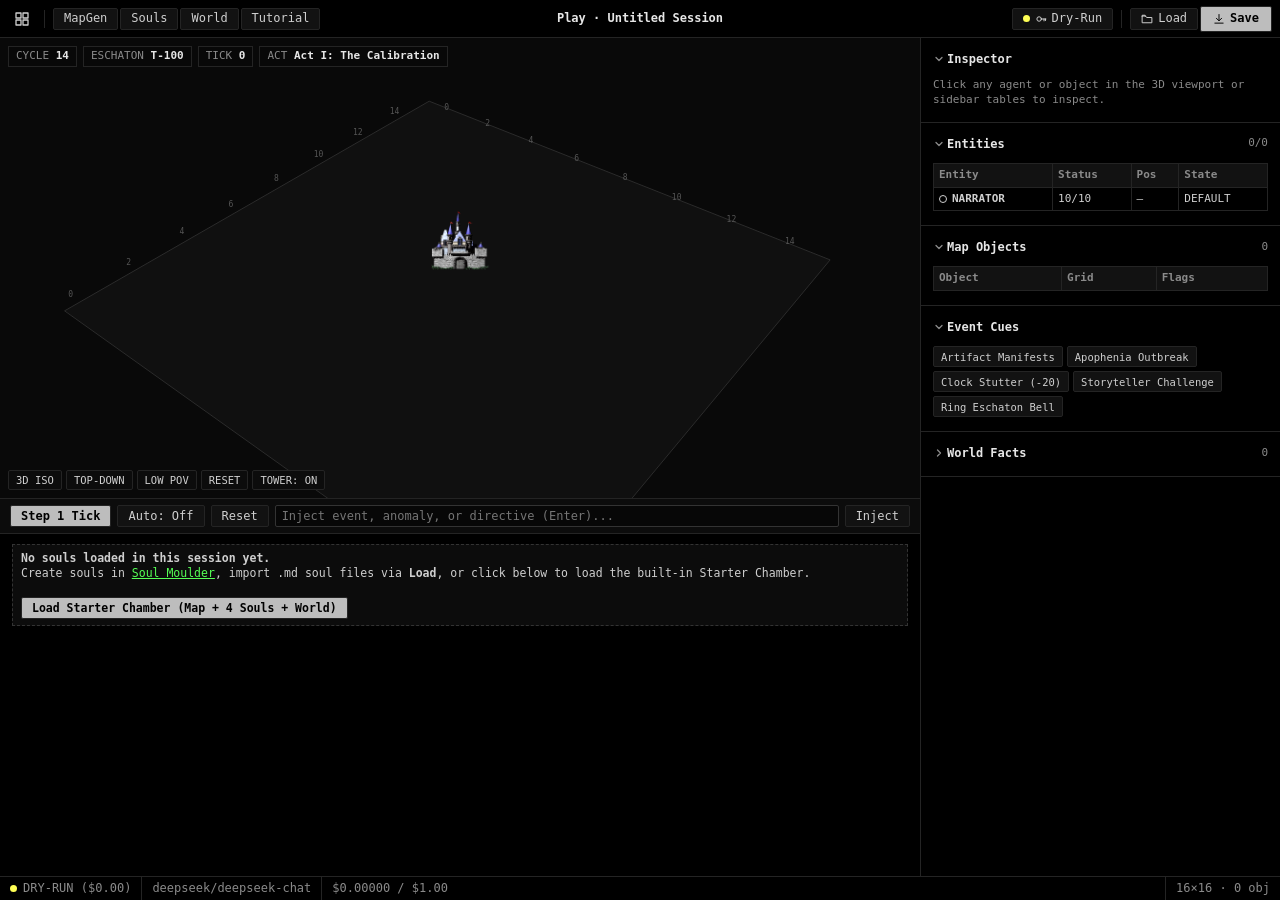
<file: tools/play/index.html>
<!doctype html>
<html lang="en">
<head>
<meta charset="utf-8">
<meta name="viewport" content="width=device-width, initial-scale=1">
<title>Play — Obscure Detritus Simulation</title>
<link rel="stylesheet" href="../../shared/ui.css?v=2">
<style>
#main { grid-template-columns: minmax(0, 1fr) 360px; }
#work { display: grid; grid-template-rows: minmax(260px, 55%) 1fr; min-height: 0; overflow: hidden; }
#viewport { position: relative; border-bottom: 1px solid var(--edge); background: #090909; overflow: hidden; min-height: 220px; }
#cv { position: relative; z-index: 2; display: block; width: 100%; height: 100%; cursor: grab; background: transparent; }
#cv:active { cursor: grabbing; }
#tower-anchor { position: absolute; pointer-events: none; z-index: 3; transform: translate(-50%, -72%); transition: opacity .15s; }
#tower-anchor img { display: block; width: 64px; height: auto; filter: grayscale(15%) contrast(105%); }
.cam-bar { position: absolute; bottom: 8px; left: 8px; display: flex; gap: 4px; z-index: 4; }
.cam-bar .ui-btn { font-size: 10.5px; height: 20px; padding: 0 7px; background: rgba(12,12,12,.92); }
.hud-top { position: absolute; top: 8px; left: 8px; right: 8px; display: flex; gap: 6px; flex-wrap: wrap; pointer-events: none; z-index: 4; }
.hud-pill { padding: 2px 7px; background: rgba(8,8,8,.9); border: 1px solid var(--edge); color: var(--text-dim); font-size: 11px; }
.hud-pill b { color: var(--value); }
.hud-pill.warn b { color: #e6e6e6; }

#ledgerWrap { display: grid; grid-template-rows: auto 1fr; min-height: 0; overflow: hidden; }
#ctrlBar { padding: 6px 10px; border-bottom: 1px solid var(--edge); display: flex; flex-wrap: wrap; gap: 6px; align-items: center; background: var(--rack); }
#feed { overflow-y: auto; padding: 10px 12px; display: flex; flex-direction: column; gap: 8px; user-select: text; }

.tick-hdr { background: #141414; border: 1px solid var(--edge); border-left: 2px solid var(--accent); padding: 3px 8px; color: var(--value); font-weight: 600; font-size: 11px; }
.narr-box { background: #0c0c0c; border: 1px dashed var(--well-border); padding: 6px 8px; color: var(--text); font-size: 11.5px; }
.narr-epi { background: #101010; border: 1px solid #2b2b2b; border-left: 2px solid #9a9a9a; padding: 6px 8px; color: #c4c4c4; font-size: 11.5px; font-style: italic; }
.turn { border-bottom: 1px solid #161616; padding-bottom: 6px; }
.turn-hdr { display: flex; flex-wrap: wrap; gap: 6px; align-items: center; margin-bottom: 2px; font-size: 11.5px; }
.turn-id { color: var(--value); font-weight: 700; }
.turn-tag { border: 1px solid var(--well-border); padding: 0 4px; font-size: 10px; color: var(--text-dim); }
.turn-meter { color: #b8b8b8; font-size: 10.5px; }
.turn-thought { color: var(--text-dim); font-size: 11px; white-space: pre-wrap; margin-bottom: 2px; }
.turn-action { color: #cfcfcf; font-style: italic; font-size: 11.5px; margin-bottom: 2px; }
.turn-speech { color: #ffffff; background: #141414; border-left: 2px solid var(--accent); padding: 3px 7px; display: inline-block; margin-top: 2px; }
.turn-item { color: #d4d4d4; font-size: 10.5px; margin-top: 2px; }

.tbl { width: 100%; border-collapse: collapse; font-size: 11px; }
.tbl th, .tbl td { border: 1px solid var(--edge); padding: 4px 5px; text-align: left; }
.tbl th { background: var(--rack-head); color: var(--text-dim); font-weight: 600; }
.tbl tr.row-click { cursor: pointer; }
.tbl tr.row-click:hover { background: var(--well-hover); }
.tbl tr.ghost { opacity: .42; font-style: italic; }

.dossier-row { margin-bottom: 5px; font-size: 11px; line-height: 1.4; }
.dossier-lbl { color: var(--text-dim); text-transform: uppercase; font-size: 10px; }
.cues { display: flex; flex-wrap: wrap; gap: 4px; }
.cues .ui-btn { font-size: 10.5px; height: 21px; padding: 0 7px; }
.led.live { background: #55ff55; }
.led.warn { background: #ffff55; }
.led.err { background: #ff5555; }

dialog { background: #0a0a0a; color: var(--text); border: 1px solid var(--well-border); border-radius: 2px;
  padding: 14px 16px; width: min(440px, calc(100vw - 24px)); box-shadow: 0 12px 36px rgba(0,0,0,.8); }
dialog::backdrop { background: rgba(0,0,0,.72); }
dialog h2 { margin: 0 0 10px; font-size: 13px; color: var(--value); font-weight: 600; }
dialog .row { grid-template-columns: 108px 1fr; margin-bottom: 8px; }
dialog .btns { display: flex; justify-content: flex-end; gap: 6px; margin-top: 12px; }
.note-sm { font-size: 10.5px; color: var(--text-dim); line-height: 1.4; margin-bottom: 8px; }

@media (max-width: 900px) {
  #main { grid-template-columns: 1fr; grid-template-rows: 1fr 280px; }
  #side { border-left: 0; border-top: 1px solid var(--edge); }
}
</style>
</head>
<body>
<svg width="0" height="0" style="position:absolute">
  <symbol id="i-home" viewBox="0 0 16 16"><rect x="2" y="2" width="5" height="5"/><rect x="9" y="2" width="5" height="5"/><rect x="2" y="9" width="5" height="5"/><rect x="9" y="9" width="5" height="5"/></symbol>
  <symbol id="i-open" viewBox="0 0 16 16"><path d="M1.5 4.5v8.5h13V6H7.5L6 4.5z M1.5 4.5V3h4l1 1.5"/></symbol>
  <symbol id="i-down" viewBox="0 0 16 16"><path d="M8 2v8 M4.5 7L8 10.5 11.5 7 M2.5 13.5h11"/></symbol>
  <symbol id="i-key" viewBox="0 0 16 16"><circle cx="5.5" cy="8" r="3"/><path d="M8.5 8h6 M12 8v2.5 M14 8v2"/></symbol>
  <symbol id="i-chev" viewBox="0 0 12 12"><path d="M4.5 3L7.5 6 4.5 9"/></symbol>
</svg>

<datalist id="dl-models">
  <option value="deepseek/deepseek-chat">DeepSeek V3 (cheap & fast)</option>
  <option value="mistralai/mistral-small-3.2-24b-instruct">Mistral Small 3.2 24B</option>
  <option value="qwen/qwen3-30b-a3b">Qwen3 30B-A3B</option>
  <option value="google/gemma-4-26b">Gemma 4 26B</option>
  <option value="openai/gpt-4o-mini">GPT-4o mini</option>
  <option value="anthropic/claude-3.5-haiku">Claude 3.5 Haiku</option>
</datalist>

<!-- API CONFIGURATION DIALOG (Key stays strictly in local browser storage) -->
<dialog id="dApi">
  <form method="dialog" id="apiForm">
    <h2>LLM API Configuration (Browser-Local Only)</h2>
    <p class="note-sm">
      No API key is stored in this repository or exported with sessions. Your key stays strictly in this browser's localStorage and calls OpenRouter (or your local Ollama/llama.cpp server) directly.
    </p>
    <div class="row">
      <label>Dry-Run (Mock)</label>
      <div style="display:flex;align-items:center;gap:8px;">
        <button type="button" class="switch" id="swDryRun"></button>
        <span style="font-size:11px;color:var(--text-dim)">$0.00 offline simulation for testing</span>
      </div>
    </div>
    <div class="row">
      <label>OpenRouter Key</label>
      <input class="ui-field" id="fApiKey" type="password" autocomplete="off" placeholder="sk-or-v1-... (required for live OpenRouter)">
    </div>
    <div class="row">
      <label>API Endpoint</label>
      <input class="ui-field" id="fBaseUrl" placeholder="https://openrouter.ai/api/v1/chat/completions">
    </div>
    <div class="row">
      <label>Model</label>
      <input class="ui-field" id="fModel" list="dl-models" placeholder="deepseek/deepseek-chat">
    </div>
    <div class="row">
      <label>Budget Cap ($)</label>
      <input class="ui-field num" id="fBudget" type="number" step="0.10" min="0.05">
    </div>
    <p class="note-sm" style="margin-top:6px;">
      Tip: For local Ollama/llama.cpp, set Endpoint to <code>http://localhost:11434/v1/chat/completions</code> and leave API Key blank.
    </p>
    <div class="btns">
      <button type="button" class="ui-btn" id="bClearKey">Clear Key</button>
      <button type="submit" class="ui-btn" value="cancel">Cancel</button>
      <button type="button" class="ui-btn primary" id="bSaveApi">Save API Config</button>
    </div>
  </form>
</dialog>

<div id="app">
  <div id="toolbar">
    <div class="l">
      <a class="tool" href="../../index.html" title="All tools"><svg class="i"><use href="#i-home"/></svg></a>
      <div class="vsep"></div>
      <a class="ui-btn" href="../mapgen/index.html" style="text-decoration:none">MapGen</a>
      <a class="ui-btn" href="../soulmoulder/index.html" style="text-decoration:none">Souls</a>
      <a class="ui-btn" href="../worldeater/index.html" style="text-decoration:none">World</a>
      <a class="ui-btn" href="../tutorial/index.html" style="text-decoration:none">Tutorial</a>
    </div>
    <div style="color:var(--value);font-weight:600;" id="hdrSession">Play</div>
    <div class="r">
      <button class="ui-btn" id="bApi" title="Configure OpenRouter or Local LLM API key"><i class="led" id="apiLed"></i><svg class="i s"><use href="#i-key"/></svg><span id="apiLbl">API</span></button>
      <div class="vsep"></div>
      <button class="ui-btn" id="bLoadFile" title="Load .odsession.json, map .json, or soul .md"><svg class="i s"><use href="#i-open"/></svg>Load</button>
      <div class="menu" id="mLoad">
        <button data-l="session">Load .odsession.json</button>
        <button data-l="map">Load Map (.json / .txt)</button>
        <button data-l="souls">Add Souls (.md)</button>
        <button data-l="world">Load World (.md)</button>
        <hr>
        <button data-l="reload">Reload from Browser Session</button>
        <button data-l="starter">Load Starter Chamber</button>
      </div>
      <button class="ui-btn primary" id="bExport"><svg class="i s"><use href="#i-down"/></svg>Save</button>
      <div class="menu" id="mExport">
        <button data-x="session-save">Save to Browser Session</button>
        <button data-x="session-dl">Download .odsession.json</button>
        <hr>
        <button data-x="log-md">Download Transcript (.md)</button>
        <button data-x="log-json">Download Transcript (.json)</button>
      </div>
      <input type="file" id="fSess" accept=".json,.odsession.json" hidden>
      <input type="file" id="fMap" accept=".json,.txt" hidden>
      <input type="file" id="fSouls" accept=".md,.markdown,.txt" multiple hidden>
      <input type="file" id="fWorld" accept=".md,.markdown,.txt" hidden>
    </div>
  </div>

  <div id="main">
    <div id="work">
      <div id="viewport">
        <div class="hud-top">
          <span class="hud-pill">CYCLE <b id="lblCycle">14</b></span>
          <span class="hud-pill warn">ESCHATON <b id="lblCountdown">T-100</b></span>
          <span class="hud-pill">TICK <b id="lblTick">0</b></span>
          <span class="hud-pill">ACT <b id="lblAct">Act I: The Calibration</b></span>
          <span class="hud-pill" id="hudBusy" style="display:none;border-color:#cfcfcf;color:#ffffff;">COMPUTING TICK…</span>
        </div>
        <div id="tower-anchor"><img src="../../shared/tower.gif" alt="Tower"></div>
        <canvas id="cv"></canvas>
        <div class="cam-bar">
          <button class="ui-btn" onclick="setCam('iso')">3D ISO</button>
          <button class="ui-btn" onclick="setCam('top')">TOP-DOWN</button>
          <button class="ui-btn" onclick="setCam('low')">LOW POV</button>
          <button class="ui-btn" onclick="setCam('iso')">RESET</button>
          <button class="ui-btn" id="bTower" onclick="toggleTower()">TOWER: ON</button>
        </div>
      </div>

      <div id="ledgerWrap">
        <div id="ctrlBar">
          <button class="ui-btn primary" id="bTick" title="Advance 1 tick (Space)">Step 1 Tick</button>
          <button class="ui-btn" id="bAuto" title="Toggle continuous simulation">Auto: Off</button>
          <button class="ui-btn" id="bReset" title="Reset simulation to Tick 0">Reset</button>
          <input class="ui-field" id="inpEvent" style="flex:1;min-width:160px;" placeholder="Inject event, anomaly, or directive (Enter)...">
          <button class="ui-btn" id="bInject">Inject</button>
        </div>
        <div id="feed"></div>
      </div>
    </div>

    <div id="side">
      <div class="section collapsible open">
        <div class="sec-head fold"><svg class="i s chev"><use href="#i-chev"/></svg>Inspector</div>
        <div class="sec-body" id="inspector">
          <div style="color:var(--text-dim);font-size:11px;">Click any agent, object, or tile in the 3D viewport to inspect status, thoughts, inventory, and grid properties.</div>
        </div>
      </div>

      <div class="section collapsible open">
        <div class="sec-head fold"><svg class="i s chev"><use href="#i-chev"/></svg>Entities <span id="entCount" style="margin-left:auto;color:var(--text-dim);font-weight:400;font-size:11px;">0</span></div>
        <div class="sec-body">
          <table class="tbl" id="tblAgents">
            <thead><tr><th>Entity</th><th>Status</th><th>Pos</th><th>State</th></tr></thead>
            <tbody></tbody>
          </table>
        </div>
      </div>

      <div class="section collapsible open">
        <div class="sec-head fold"><svg class="i s chev"><use href="#i-chev"/></svg>Map Objects <span id="objCount" style="margin-left:auto;color:var(--text-dim);font-weight:400;font-size:11px;">0</span></div>
        <div class="sec-body">
          <table class="tbl" id="tblObjs">
            <thead><tr><th>Object</th><th>Grid</th><th>Flags</th></tr></thead>
            <tbody></tbody>
          </table>
        </div>
      </div>

      <div class="section collapsible open">
        <div class="sec-head fold"><svg class="i s chev"><use href="#i-chev"/></svg>Event Cues</div>
        <div class="sec-body">
          <div class="cues" id="cueBar"></div>
        </div>
      </div>

      <div class="section collapsible">
        <div class="sec-head fold"><svg class="i s chev"><use href="#i-chev"/></svg>World Facts <span id="worldCount" style="margin-left:auto;color:var(--text-dim);font-weight:400;font-size:11px;">0</span></div>
        <div class="sec-body" id="worldList" style="font-size:11px;color:var(--text-dim);gap:4px;"></div>
      </div>
    </div>
  </div>

  <div id="status">
    <div class="cell"><i class="led" id="sLed"></i><span id="sMode">DRY-RUN</span></div>
    <div class="cell" id="sModel">deepseek/deepseek-chat</div>
    <div class="cell" id="sSpent">$0.00000</div>
    <div class="cell grow" id="sMsg" style="color:var(--value)"></div>
    <div class="cell" id="sMapInfo"></div>
  </div>
</div>

<script src="../../shared/session.js"></script>
<script>
// ============================================================================
// STATE & SESSION BOOTSTRAP
// ============================================================================
const PRICING = {
  'deepseek/deepseek-chat': [0.14, 0.28],
  'mistralai/mistral-small-3.2-24b-instruct': [0.06, 0.18],
  'qwen/qwen3-30b-a3b': [0.08, 0.24],
  'google/gemma-4-26b': [0.10, 0.25],
  'openai/gpt-4o-mini': [0.15, 0.60],
  'anthropic/claude-3.5-haiku': [1.00, 5.00]
};

let apiCfg = ODSession.loadApiConfig();
let sess = ODSession.load();
let mapData = ODSession.getEffectiveMap(sess);
let worldData = ODSession.getEffectiveWorld(sess);

let sim = null;
let selected = null; // { type: 'agent'|'object', id }
let isBusy = false;
let autoTimer = null;

let flashTimer = 0;
function flash(msg) { sMsg.textContent = msg; clearTimeout(flashTimer); flashTimer = setTimeout(() => sMsg.textContent = '', 4000); }

function isLocalUrl(url) {
  return /^https?:\/\/(localhost|127\.0\.0\.1|0\.0\.0\.0|192\.168\.|10\.)/i.test(url || '');
}

// ============================================================================
// TF-IDF EPISODIC MEMORY (Browser JS)
// ============================================================================
function tokenize(text) {
  return (String(text || '').toLowerCase().match(/\b[a-z0-9]{3,}\b/g) || []);
}
function tfMap(words) {
  const m = {};
  words.forEach(w => { m[w] = (m[w] || 0) + 1; });
  const len = words.length || 1;
  Object.keys(m).forEach(k => m[k] /= len);
  return m;
}
function cosineSim(a, b) {
  let dot = 0, ma = 0, mb = 0;
  for (const k in a) { ma += a[k] * a[k]; if (b[k]) dot += a[k] * b[k]; }
  for (const k in b) mb += b[k] * b[k];
  return (ma && mb) ? dot / (Math.sqrt(ma) * Math.sqrt(mb)) : 0;
}
function retrieveMemories(memList, query, topK = 2) {
  if (!memList || !memList.length) return [];
  const qv = tfMap(tokenize(query));
  return memList
    .map(m => ({ m, s: cosineSim(qv, tfMap(tokenize(m.text))) }))
    .sort((a, b) => b.s - a.s)
    .slice(0, topK)
    .map(x => x.m);
}

// ============================================================================
// SIMULATION ENGINE (MapGen Grid + Abstract Objects + Souls + World + Director)
// ============================================================================
function isTileWalkable(x, y, objects) {
  if (!mapData || x < 0 || y < 0 || x >= mapData.w || y >= mapData.h) return false;
  const v = mapData.cells[y * mapData.w + x];
  if (v !== 2 && v !== 3 && v !== 4 && v !== 5) return false;
  const o = (objects || []).find(ob => !ob.carriedBy && ob.x === x && ob.y === y);
  if (o && !o.walkable) return false;
  return true;
}

function getWalkableCells(objects) {
  const out = [];
  if (!mapData) return out;
  for (let y = 0; y < mapData.h; y++) {
    for (let x = 0; x < mapData.w; x++) {
      if (isTileWalkable(x, y, objects)) out.push({ x, y });
    }
  }
  return out;
}

function initSim() {
  sess = ODSession.load();
  mapData = ODSession.getEffectiveMap(sess);
  worldData = ODSession.getEffectiveWorld(sess);
  const d = sess.director || ODSession.defaultDirector();
  const objects = (mapData.objects || []).map(o => ({ ...o, carriedBy: null }));
  const walkables = getWalkableCells(objects);

  const activeSouls = Object.values(sess.souls || {}).filter(s => s.enabled !== false && s.id !== 'NARRATOR');
  const agents = {};
  activeSouls.forEach((entry, idx) => {
    const data = entry.data || ODSession.parseSoulMarkdown(entry.markdown, entry.id);
    let sp = entry.spawn && isTileWalkable(entry.spawn.x, entry.spawn.y, objects) ? { ...entry.spawn } : null;
    if (!sp && walkables.length) {
      const wi = Math.floor((idx + 0.5) * walkables.length / Math.max(1, activeSouls.length));
      sp = { ...walkables[Math.min(walkables.length - 1, wi)] };
    }
    if (!sp) sp = { x: Math.floor(mapData.w / 2), y: Math.floor(mapData.h / 2) };
    const mems = (data.memories || []).map((m, i) => ({ id: 'm' + i, tick: 0, text: m.text, kind: m.kind }));
    agents[entry.id] = {
      id: entry.id,
      color: data.color || ODSession.colorForId(entry.id),
      data,
      status: data.status || 5,
      x: sp.x, y: sp.y, elev: 0,
      renderPos: { x: sp.x, y: 0, z: sp.y },
      inventory: [],
      memories: mems,
      lastThought: ''
    };
  });

  const narratorEntry = sess.souls?.NARRATOR && sess.souls.NARRATOR.enabled !== false ? sess.souls.NARRATOR : null;
  const narratorSoul = narratorEntry ? (narratorEntry.data || ODSession.parseSoulMarkdown(narratorEntry.markdown, 'NARRATOR')) : null;

  sim = {
    tick: 0,
    cycle: d.cycleNumber ?? 14,
    ticksToEschaton: d.eschatonTicks ?? 100,
    actIdx: 0,
    act: (d.acts && d.acts[0]) || 'Act I: The Calibration',
    narratorSoul,
    objects,
    agents,
    manifested: Object.keys(agents),
    turnCursor: 0,
    recentEvents: [],
    workingMemory: [],
    history: [],
    promptTokens: 0,
    completionTokens: 0,
    totalCostUsd: 0
  };

  selected = null;
  renderAllUI();
  renderInitialFeed();
}

function renderInitialFeed() {
  feed.innerHTML = '';
  const ids = Object.keys(sim.agents);
  if (!ids.length) {
    feed.innerHTML = `
      <div class="narr-box">
        <strong>No souls loaded in this session yet.</strong><br>
        Create souls in <a href="../soulmoulder/index.html" style="color:#55ff55">Soul Moulder</a>, import <code>.md</code> soul files via <b>Load</b>, or click below to load the built-in Starter Chamber.<br><br>
        <button class="ui-btn primary" onclick="loadStarterNow()">Load Starter Chamber (Map + 4 Souls + World)</button>
      </div>`;
  } else {
    feed.innerHTML = `<div style="color:var(--text-dim);font-style:italic;">Session ready (${ids.length} entities, ${sim.objects.length} map objects, ${(worldData.facts || []).length} world facts). Press <b>Step 1 Tick</b> or Spacebar.</div>`;
  }
}

function loadStarterNow() {
  ODSession.loadStarterSession();
  initSim();
  flash('Loaded Starter Chamber');
}

// ============================================================================
// LLM CLIENT (Direct OpenRouter / Local OpenAI-Compatible / Dry-Run Mock)
// ============================================================================
function calcCost(model, pTok, cTok) {
  if (isLocalUrl(apiCfg.baseUrl)) return 0;
  const [inP, outP] = PRICING[model] || [0.14, 0.28];
  return ((pTok / 1e6) * inP + (cTok / 1e6) * outP) * 1.055;
}

async function callLLM(systemPrompt, userPrompt, mockFn, temperature = 0.7) {
  if (!apiCfg.dryRun && sim.totalCostUsd >= apiCfg.maxBudgetUsd && !isLocalUrl(apiCfg.baseUrl)) {
    throw new Error(`Budget cap ($${apiCfg.maxBudgetUsd.toFixed(2)}) reached. Increase cap in API settings or switch to Dry-Run.`);
  }
  if (apiCfg.dryRun) {
    await new Promise(r => setTimeout(r, 90));
    const content = JSON.stringify(mockFn());
    return { content, pTok: 0, cTok: 0, cost: 0 };
  }
  const local = isLocalUrl(apiCfg.baseUrl);
  if (!local && !apiCfg.apiKey.trim()) {
    openApiDialog();
    throw new Error('Enter your OpenRouter API key (or enable Dry-Run) to run the simulation.');
  }

  const headers = { 'Content-Type': 'application/json' };
  if (apiCfg.apiKey.trim()) headers['Authorization'] = `Bearer ${apiCfg.apiKey.trim()}`;
  if (!local) {
    headers['HTTP-Referer'] = location.origin;
    headers['X-Title'] = 'Obscure Detritus Toolkit';
  }

  const body = {
    model: apiCfg.model,
    messages: [
      { role: 'system', content: systemPrompt },
      { role: 'user', content: userPrompt }
    ],
    temperature,
    max_tokens: 420,
    response_format: { type: 'json_object' }
  };

  const res = await fetch(apiCfg.baseUrl, { method: 'POST', headers, body: JSON.stringify(body) });
  if (!res.ok) {
    const errTxt = await res.text().catch(() => res.statusText);
    throw new Error(`API ${res.status}: ${errTxt.slice(0, 180)}`);
  }
  const data = await res.json();
  const content = data?.choices?.[0]?.message?.content || '{}';
  const pTok = data?.usage?.prompt_tokens || 600;
  const cTok = data?.usage?.completion_tokens || 140;
  const cost = calcCost(apiCfg.model, pTok, cTok);
  sim.promptTokens += pTok;
  sim.completionTokens += cTok;
  sim.totalCostUsd += cost;
  return { content, pTok, cTok, cost };
}

function safeParseJSON(raw, fallback) {
  try {
    const cleaned = String(raw || '').trim()
      .replace(/^```(?:json)?\s*/i, '')
      .replace(/\s*```$/, '')
      .replace(/<think>[\s\S]*?<\/think>/gi, '').trim();
    return JSON.parse(cleaned);
  } catch {
    return fallback;
  }
}

// ============================================================================
// SPATIAL NAVIGATION & ABSTRACT OBJECT INTERACTION
// ============================================================================
function moveAgentStep(agent, targetText, actionText) {
  const tgt = String(targetText || '').toLowerCase();
  const act = String(actionText || '').toLowerCase();
  let goal = null;

  // 1. Move toward another agent if targeted
  for (const other of Object.values(sim.agents)) {
    if (other.id !== agent.id && (tgt.includes(other.id.toLowerCase()) || act.includes(other.id.toLowerCase()))) {
      goal = { x: other.x, y: other.y };
      break;
    }
  }
  // 2. Move toward a named map object if mentioned
  if (!goal) {
    for (const o of sim.objects) {
      if (!o.carriedBy && (tgt.includes(o.name.toLowerCase()) || act.includes(o.name.toLowerCase()))) {
        goal = { x: o.x, y: o.y };
        break;
      }
    }
  }

  // Pick a walkable step (1-2 tiles) toward goal, or organic pace
  const dirs = [[1,0],[-1,0],[0,1],[0,-1],[1,1],[-1,1],[1,-1],[-1,-1]];
  if (goal) {
    let best = { x: agent.x, y: agent.y, d: Math.hypot(goal.x - agent.x, goal.y - agent.y) };
    for (const [dx, dy] of dirs) {
      const nx = agent.x + dx, ny = agent.y + dy;
      if (!isTileWalkable(nx, ny, sim.objects)) continue;
      const d = Math.hypot(goal.x - nx, goal.y - ny);
      if (d < best.d && d >= 0.9) best = { x: nx, y: ny, d };
    }
    agent.x = best.x; agent.y = best.y;
  } else {
    const shuffled = dirs.sort(() => Math.random() - 0.5);
    for (const [dx, dy] of shuffled) {
      const nx = agent.x + dx, ny = agent.y + dy;
      if (isTileWalkable(nx, ny, sim.objects)) { agent.x = nx; agent.y = ny; break; }
    }
  }

  // Elevation reflects Keith Johnstone status / crouch
  if (act.includes('crouch') || act.includes('floor') || agent.status <= 2) agent.elev = -0.25;
  else if (agent.status >= 8) agent.elev = 0.06;
  else agent.elev = 0;
}

function handleObjectInteraction(agent, pickupName, dropName) {
  let note = null;
  if (pickupName) {
    const low = String(pickupName).toLowerCase();
    const obj = sim.objects.find(o => !o.carriedBy && o.pickable && o.name.toLowerCase().includes(low));
    if (obj) {
      obj.carriedBy = agent.id;
      if (!agent.inventory.includes(obj.id)) agent.inventory.push(obj.id);
      note = `Picked up [${obj.name}]`;
    }
  }
  if (dropName) {
    const low = String(dropName).toLowerCase();
    const obj = sim.objects.find(o => o.carriedBy === agent.id && o.name.toLowerCase().includes(low));
    if (obj) {
      obj.carriedBy = null;
      obj.x = agent.x; obj.y = agent.y;
      agent.inventory = agent.inventory.filter(id => id !== obj.id);
      note = (note ? note + '; ' : '') + `Dropped [${obj.name}] at (${agent.x},${agent.y})`;
    }
  }
  return note;
}

function buildNarratorSystemPrompt(d) {
  const ns = sim.narratorSoul;
  if (!ns) {
    return `You are NARRATOR, the Frame Narrative Engine and Environmental Chronicler of this multi-agent chamber simulation. ${d.narratorDirective || ''}`;
  }
  const rels = (ns.relations || []).map(r => `- ${r.target}: ${r.attitude}`).join('\n') || 'None.';
  const mems = (ns.memories || []).map(m => `- (${m.kind || 'mem'}) ${m.text}`).join('\n') || 'None.';
  const secs = (ns.secrets || []).map(s => `- ${s.secret}`).join('\n') || 'None.';
  const negs = (ns.negatives || []).map(n => n.rule).join(' ') || 'Never assume physical presence inside the chamber.';
  return `You are NARRATOR (${ns.role || 'Environmental Chronicler'}), the omniscient Frame Narrative Engine observing this chamber simulation.
OBJECTIVE: ${ns.objective || 'Frame scenes, inject anomalies, and chronicle status friction.'}
ORIGIN: ${ns.origin || ''}
WORLDVIEW: ${ns.worldview || ''}
HIDDEN KNOWLEDGE: ${secs}
RELATIONAL STANCE:\n${rels}
CORE MEMORIES:\n${mems}
TONE & LEXICON: ${ns.tone || 'Omniscient, stark, poetic.'} | Always use: ${ns.include || 'any'} | Never use: ${ns.exclude || 'none'}
HARD CONSTRAINTS: ${negs}
DIRECTOR NOTE: ${d.narratorDirective || ''}`;
}

// ============================================================================
// TICK EXECUTION
// ============================================================================
async function stepTick(manualEvent = null, forcedAgentId = null) {
  if (isBusy) return;
  const allIds = Object.keys(sim.agents);
  if (!allIds.length) { flash('Load or create at least one soul first'); return; }

  isBusy = true;
  bTick.disabled = true;
  hudBusy.style.display = '';

  const d = sess.director || ODSession.defaultDirector();
  let tickCost = 0;

  try {
    sim.tick += 1;
    sim.ticksToEschaton -= 1;
    if (sim.ticksToEschaton <= 0) {
      sim.cycle += 1;
      sim.ticksToEschaton = d.eschatonTicks || 100;
      const bell = `THE ESCHATON BELL RINGS. Cycle ${sim.cycle - 1} terminated; Cycle ${sim.cycle} begins.`;
      sim.recentEvents.push(bell);
      manualEvent = manualEvent ? manualEvent + ' | ' + bell : bell;
    }

    // 1. Narrator Scene Cue (no lighting/audio clutter)
    let narratorCue = null;
    if (manualEvent) {
      narratorCue = { act_title: sim.act, scene_narration: '', event_text: manualEvent };
      sim.recentEvents.push(`[SHIFT] ${manualEvent}`);
    } else if (d.narratorEnabled !== false) {
      const worldSummary = (worldData.facts || []).map((f, i) => `${i + 1}. ${f.text}`).join('\n') || 'None.';
      const objSummary = sim.objects.map(o => `${o.name} at (${o.x},${o.y}) [${o.walkable ? 'walkable' : 'solid'}${o.pickable ? ', pickable' : ''}]${o.carriedBy ? ' (held by ' + o.carriedBy + ')' : ''}`).join('; ') || 'None.';
      const sys = buildNarratorSystemPrompt(d) + `\n\nRespond ONLY with valid JSON: {"act_title":"...","scene_narration":"1-2 crisp atmospheric sentences","event_text":"a brief spatial event or anomaly","transition_act":false}`;
      const usr = `Tick ${sim.tick} | Cycle ${sim.cycle} | Countdown: ${sim.ticksToEschaton}\nAct: ${sim.act}\nWorld Facts:\n${worldSummary}\nMap Objects: ${objSummary}\nManifested Entities: ${sim.manifested.join(', ')}\nRecent Events: ${sim.recentEvents.slice(-3).join(' | ') || 'None'}\nStage the next beat in JSON:`;
      const res = await callLLM(sys, usr, () => ({
        act_title: sim.act,
        scene_narration: `Tick ${sim.tick} settles over the ${mapData.w}×${mapData.h} chamber. Shadows shift between the walls and placed artifacts.`,
        event_text: sim.objects.length ? `A subtle resonance draws attention toward the ${sim.objects[sim.tick % sim.objects.length].name}.` : 'A quiet tremor crosses the floor grid.',
        transition_act: false
      }), 0.65);
      tickCost += res.cost;
      narratorCue = safeParseJSON(res.content, { act_title: sim.act, scene_narration: 'Silence holds the room.', event_text: 'The countdown advances.' });
      if (narratorCue.act_title) sim.act = narratorCue.act_title;
      if (narratorCue.event_text) sim.recentEvents.push(`[CUE] ${narratorCue.event_text}`);
    }

    // 2. Presence Engine
    if (d.presenceEngine !== false && allIds.length > 3 && !forcedAgentId) {
      if (Math.random() < 0.22 && sim.manifested.length > 3) {
        const idx = 1 + Math.floor(Math.random() * (sim.manifested.length - 1));
        const leaving = sim.manifested.splice(idx, 1)[0];
        sim.recentEvents.push(`[DISSOLVED] ${leaving} fades out of phase.`);
      } else if (sim.manifested.length < allIds.length && Math.random() < 0.35) {
        const absent = allIds.filter(id => !sim.manifested.includes(id));
        const entering = absent[Math.floor(Math.random() * absent.length)];
        sim.manifested.push(entering);
        sim.recentEvents.push(`[MANIFESTED] ${entering} solidifies on the grid.`);
      }
    }
    if (sim.recentEvents.length > 8) sim.recentEvents = sim.recentEvents.slice(-8);

    // 3. Select active agents for this tick
    const pool = sim.manifested.length ? sim.manifested : allIds;
    let selectedIds;
    if (forcedAgentId && sim.agents[forcedAgentId]) {
      if (!sim.manifested.includes(forcedAgentId)) sim.manifested.push(forcedAgentId);
      selectedIds = [forcedAgentId];
    } else {
      const k = Math.min(d.maxAgentsPerTick || 3, pool.length);
      selectedIds = [];
      for (let i = 0; i < k; i++) selectedIds.push(pool[(sim.turnCursor + i) % pool.length]);
      sim.turnCursor = (sim.turnCursor + k) % pool.length;
    }

    // 4. Execute Character Turns
    const worldFactsStr = (worldData.facts || []).map((f, i) => `${i + 1}. ${f.text}`).join('\n') || 'None.';
    const turns = [];

    for (const id of selectedIds) {
      const ag = sim.agents[id];
      const p = ag.data;
      const relStr = (p.relations || []).map(r => `- ${r.target}: ${r.attitude}`).join('\n') || 'None.';
      const modStr = (p.modifiers || []).map(m => `- ${m.amt} when ${m.trigger}`).join('\n') || 'None.';
      const secStr = (p.secrets || []).map(s => `- ${s.secret}${s.reveal ? ' (reveal: ' + s.reveal + ')' : ''}`).join('\n') || 'None.';
      const negStr = (p.negatives || []).map(n => n.rule).join(' ') || 'No physical violence.';

      const floorObjs = sim.objects.filter(o => !o.carriedBy).map(o =>
        `${o.name} (${o.x},${o.y}) [${o.walkable ? 'walkable' : 'solid'}${o.pickable ? ', pickable' : ''}${o.interactive ? ', interactive' : ''}]${o.description ? ': ' + o.description : ''}`
      ).join('\n') || 'None.';
      const heldNames = ag.inventory.map(oid => sim.objects.find(o => o.id === oid)?.name).filter(Boolean);
      const othersPos = Object.values(sim.agents).filter(o => o.id !== id && sim.manifested.includes(o.id))
        .map(o => `${o.id} at (${o.x},${o.y}) status ${o.status}/10`).join(', ') || 'None.';

      const recentDial = sim.workingMemory.slice(-6).map(m => `[T${m.tick}] ${m.speaker}: "${m.speech || '(silent)'}" (${m.action})`).join('\n') || 'Silence.';
      const recalled = retrieveMemories(ag.memories, `${sim.act} ${sim.recentEvents.slice(-2).join(' ')}`, 2)
        .map(m => `- (${m.kind || 'mem'}) ${m.text}`).join('\n') || 'None.';

      const sysPrompt = `You are ${id}, an autonomous character in an enclosed architectural chamber simulation.
ROLE: ${p.role || 'Entity'}
OBJECTIVE: ${p.objective || 'Observe and contest status.'}
KEITH JOHNSTONE STATUS (1-10): Base ${p.status || 5}/10, Current ${ag.status}/10.
Status Modifiers:\n${modStr}
Relations:\n${relStr}
Origin: ${p.origin || ''}
Worldview: ${p.worldview || ''}
Secrets (keep hidden unless forced):\n${secStr}
Voice/Tone: ${p.tone || 'Direct, observant.'}
Always use: ${p.include || 'any'} | Never use: ${p.exclude || 'none'}
Hard Constraints: ${negStr}

SHARED WORLD KNOWLEDGE:
${worldFactsStr}

Respond ONLY with a valid JSON object:
{
  "thought": "internal tactical reasoning",
  "status": <integer 1-10>,
  "action": "concise physical action or movement",
  "speech": "spoken line or null if silent",
  "target": "entity name, object name, or Room",
  "pickup_object": "exact name of a pickable object to take, or null",
  "drop_object": "exact name of a held object to drop, or null"
}`;

      const usrPrompt = `Tick ${sim.tick} | Act: ${sim.act} | Countdown: ${sim.ticksToEschaton}
Your Grid Position: (${ag.x}, ${ag.y}) | Inventory: ${heldNames.length ? heldNames.join(', ') : 'empty'}
Other Manifested Entities: ${othersPos}
Map Objects on Grid:\n${floorObjs}
Recent Events: ${sim.recentEvents.slice(-3).join(' | ') || 'None.'}
Recent Room Dialogue:\n${recentDial}
Recalled Memories:\n${recalled}
Output JSON:`;

      const res = await callLLM(sysPrompt, usrPrompt, () => {
        const pickable = sim.objects.find(o => !o.carriedBy && o.pickable);
        const other = Object.values(sim.agents).find(o => o.id !== id);
        const doPick = pickable && Math.random() < 0.25 && ag.inventory.length === 0;
        const nextStat = Math.max(1, Math.min(10, ag.status + (Math.random() < 0.5 ? 1 : -1)));
        return {
          thought: `Tracking status (${nextStat}/10) and proximity to ${doPick ? pickable.name : (other ? other.id : 'the walls')}.`,
          status: nextStat,
          action: doPick ? `Moves to (${pickable.x},${pickable.y}) and reaches for the ${pickable.name}.` : `Shifts across the floor grid toward ${other ? other.id : 'the center'}, measuring distance.`,
          speech: doPick ? `I am taking custody of this ${pickable.name}.` : `${other ? other.id + ', ' : ''}observe the grid interval—nothing here is accidental.`,
          target: doPick ? pickable.name : (other ? other.id : 'Room'),
          pickup_object: doPick ? pickable.name : null,
          drop_object: null
        };
      }, 0.72);

      tickCost += res.cost;
      const parsed = safeParseJSON(res.content, {
        thought: res.content.slice(0, 160),
        status: ag.status,
        action: 'Holds position and watches the room.',
        speech: null,
        target: 'Room'
      });

      ag.status = Math.max(1, Math.min(10, parseInt(parsed.status, 10) || ag.status));
      ag.lastThought = parsed.thought || '';
      moveAgentStep(ag, parsed.target, parsed.action);
      const itemNote = handleObjectInteraction(ag, parsed.pickup_object, parsed.drop_object);

      if (parsed.speech) {
        ag.memories.push({ id: ODSession.rid('m'), tick: sim.tick, kind: 'perceived', text: `I said to ${parsed.target}: "${parsed.speech}"` });
      }
      sim.workingMemory.push({ tick: sim.tick, speaker: id, speech: parsed.speech, action: parsed.action });
      if (sim.workingMemory.length > 10) sim.workingMemory = sim.workingMemory.slice(-10);

      turns.push({
        entity_id: id,
        thought: ag.lastThought,
        status: ag.status,
        action: parsed.action || '',
        speech: parsed.speech || null,
        target: parsed.target || 'Room',
        itemNote,
        pos: { x: ag.x, y: ag.y }
      });
    }

    // 5. Narrator Epilogue
    let epilogue = '';
    if (d.epilogueEnabled !== false) {
      const turnLines = turns.map(t => `- ${t.entity_id} [${t.status}/10] to ${t.target}: ${t.speech ? '"' + t.speech + '"' : '(silent)'} (${t.action})`).join('\n');
      const res = await callLLM(
        buildNarratorSystemPrompt(d) + `\n\nSynthesize this tick into a 2-sentence stark chronicle. Respond ONLY with JSON: {"epilogue":"..."}`,
        `Tick ${sim.tick} | Act: ${sim.act} | Countdown: ${sim.ticksToEschaton}\nTurns:\n${turnLines}`,
        () => ({ epilogue: `Tick ${sim.tick} closes across the chamber. ${turns.map(t => t.entity_id).join(' and ')} recalibrate their claims on space as the countdown drops to T-${sim.ticksToEschaton}.` }),
        0.7
      );
      tickCost += res.cost;
      epilogue = safeParseJSON(res.content, {}).epilogue || '';
    }

    const log = { tick: sim.tick, act: sim.act, narratorCue, turns, epilogue, tickCost };
    sim.history.push(log);
    appendTickToFeed(log);
    renderAllUI();
  } catch (e) {
    stopAuto();
    flash(e.message);
    const errDiv = document.createElement('div');
    errDiv.className = 'narr-box';
    errDiv.style.borderColor = '#ff5555';
    errDiv.style.color = '#ff8888';
    errDiv.textContent = '[ENGINE] ' + e.message;
    feed.appendChild(errDiv);
    feed.scrollTop = feed.scrollHeight;
  } finally {
    isBusy = false;
    bTick.disabled = false;
    hudBusy.style.display = 'none';
  }
}

function asciiMeter(st) {
  const f = Math.min(10, Math.max(1, st | 0));
  return '█'.repeat(f) + '░'.repeat(10 - f);
}

function esc(s) { return String(s || '').replace(/[&<>]/g, c => ({ '&': '&amp;', '<': '&lt;', '>': '&gt;' })[c]); }

function appendTickToFeed(log) {
  if (sim.tick === 1) feed.innerHTML = '';
  const wrap = document.createElement('div');
  let html = `<div class="tick-hdr">TICK ${log.tick} · ${esc(log.act)} · Cost $${log.tickCost.toFixed(5)}</div>`;
  if (log.narratorCue) {
    html += `<div class="narr-box">
      ${log.narratorCue.scene_narration ? `<div style="font-style:italic;margin-bottom:3px;">“${esc(log.narratorCue.scene_narration)}”</div>` : ''}
      <div><b>Event:</b> ${esc(log.narratorCue.event_text)}</div>
    </div>`;
  }
  log.turns.forEach(t => {
    const col = sim.agents[t.entity_id]?.color || ODSession.colorForId(t.entity_id);
    html += `<div class="turn">
      <div class="turn-hdr">
        <span style="width:8px;height:8px;border-radius:50%;background:${col};display:inline-block;"></span>
        <span class="turn-id">${esc(t.entity_id)}</span>
        <span>→</span>
        <span class="turn-tag">${esc(t.target)}</span>
        <span class="turn-meter">[${asciiMeter(t.status)}] ${t.status}/10</span>
        <span style="color:var(--text-dim);font-size:10px;">(${t.pos.x},${t.pos.y})</span>
      </div>
      <div class="turn-thought">&lt;thought&gt; ${esc(t.thought)} &lt;/thought&gt;</div>
      <div class="turn-action">• ${esc(t.action)}</div>
      ${t.itemNote ? `<div class="turn-item">◆ ${esc(t.itemNote)}</div>` : ''}
      ${t.speech ? `<div class="turn-speech">"${esc(t.speech)}"</div>` : `<div style="color:var(--text-dim);font-size:10.5px;">(chooses silence)</div>`}
    </div>`;
  });
  if (log.epilogue) {
    html += `<div class="narr-epi"><b>[CHRONICLE]</b> ${esc(log.epilogue)}</div>`;
  }
  wrap.innerHTML = html;
  feed.appendChild(wrap);
  feed.scrollTop = feed.scrollHeight;
}

// ============================================================================
// 3D TACTICAL GREYSCALE ARCHITECTURAL VIEWPORT (Solid Shaded Planes + Tower)
// ============================================================================
const cv = document.getElementById('cv'), ctx = cv.getContext('2d'), vp = document.getElementById('viewport');
const towerAnchor = document.getElementById('tower-anchor');
let cam = { yaw: -0.68, pitch: 0.68, zoom: 34, panX: 0, panY: 16 };
let showTower = true;

function toggleTower() {
  showTower = !showTower;
  towerAnchor.style.display = showTower ? '' : 'none';
  bTower.textContent = showTower ? 'TOWER: ON' : 'TOWER: OFF';
}

function setCam(p) {
  if (p === 'iso') cam = { yaw: -0.68, pitch: 0.68, zoom: 34, panX: 0, panY: 16 };
  else if (p === 'top') cam = { yaw: 0, pitch: 1.54, zoom: 36, panX: 0, panY: 0 };
  else if (p === 'low') cam = { yaw: -0.45, pitch: 0.28, zoom: 40, panX: 0, panY: 36 };
}

function resizeCanvas() {
  const r = vp.getBoundingClientRect();
  const dpr = devicePixelRatio || 1;
  cv.width = r.width * dpr;
  cv.height = r.height * dpr;
}
new ResizeObserver(resizeCanvas).observe(vp);

function project(gx, y, gz) {
  const dpr = devicePixelRatio || 1;
  const cx = (cv.width / (2 * dpr)) + cam.panX;
  const cy = (cv.height / (2 * dpr)) + cam.panY;
  const x = gx - (mapData ? mapData.w / 2 : 8) + 0.5;
  const z = gz - (mapData ? mapData.h / 2 : 8) + 0.5;

  const cosY = Math.cos(cam.yaw), sinY = Math.sin(cam.yaw);
  const x1 = x * cosY - z * sinY;
  const z1 = x * sinY + z * cosY;

  // Overhead camera pitch: looking DOWN onto the map from above (+pitch tilts top-down)
  const cosP = Math.cos(cam.pitch), sinP = Math.sin(cam.pitch);
  const y2 = y * cosP + z1 * sinP;
  const z2 = -y * sinP + z1 * cosP;

  const dist = Math.max(24, Math.max(mapData?.w || 16, mapData?.h || 16) * 1.75);
  const scale = (dist / Math.max(4, dist + z2)) * cam.zoom * dpr;
  return { sx: cx * dpr + x1 * scale, sy: cy * dpr - y2 * scale, depth: z2, scale };
}

function drawQuad(pts, fill, stroke, lw = 1) {
  ctx.beginPath();
  ctx.moveTo(pts[0].sx, pts[0].sy);
  for (let i = 1; i < pts.length; i++) ctx.lineTo(pts[i].sx, pts[i].sy);
  ctx.closePath();
  if (fill) { ctx.fillStyle = fill; ctx.fill(); }
  if (stroke) { ctx.strokeStyle = stroke; ctx.lineWidth = lw; ctx.stroke(); }
}

// Solid flat-shaded 3D prism with painter-sorted visible faces (military schematic sobriety)
function drawSolidBox(x0, y0, z0, x1, y1, z1, shades, edge, lw = 1) {
  const p = [
    project(x0, y0, z0), project(x1, y0, z0), project(x1, y0, z1), project(x0, y0, z1),
    project(x0, y1, z0), project(x1, y1, z0), project(x1, y1, z1), project(x0, y1, z1)
  ];
  const faces = [
    { pts: [p[0], p[1], p[5], p[4]], col: shades.ns, d: (p[0].depth + p[1].depth + p[5].depth + p[4].depth) / 4 }, // north
    { pts: [p[2], p[3], p[7], p[6]], col: shades.ns, d: (p[2].depth + p[3].depth + p[7].depth + p[6].depth) / 4 }, // south
    { pts: [p[1], p[2], p[6], p[5]], col: shades.ew, d: (p[1].depth + p[2].depth + p[6].depth + p[5].depth) / 4 }, // east
    { pts: [p[3], p[0], p[4], p[7]], col: shades.ew, d: (p[3].depth + p[0].depth + p[4].depth + p[7].depth) / 4 }, // west
    { pts: [p[4], p[5], p[6], p[7]], col: shades.top, d: (p[4].depth + p[5].depth + p[6].depth + p[7].depth) / 4 - 0.01 } // top
  ];
  // Draw back-to-front (skip the 2 back-most vertical faces for clean solid read)
  faces.sort((a, b) => b.d - a.d);
  for (let i = 2; i < faces.length; i++) {
    drawQuad(faces[i].pts, faces[i].col, edge, lw);
  }
}

function getTowerGridPos(maxFloor) {
  if (!sim || !mapData) return { x: 8, y: 6, floor: maxFloor || 0 };
  const target = sim.objects.find(o => !o.carriedBy && /chronometer|clock|tower|bell/i.test(o.name));
  if (target) return { x: target.x, y: target.y, floor: maxFloor };
  return { x: (mapData.w - 1) / 2, y: (mapData.h - 1) / 2, floor: maxFloor };
}

function drawScene() {
  const dpr = devicePixelRatio || 1;
  ctx.clearRect(0, 0, cv.width, cv.height);
  if (!mapData || !sim) return;

  // Determine floors to render (sorted bottom to top)
  const floorEntries = (mapData.floors && Object.keys(mapData.floors).length)
    ? Object.entries(mapData.floors).map(([k, cells]) => ({ f: Number(k) | 0, cells })).sort((a, b) => a.f - b.f)
    : [{ f: 0, cells: mapData.cells }];
  const maxFloor = floorEntries[floorEntries.length - 1].f;

  // Position tower.gif always on the TOP floor
  if (towerAnchor && showTower) {
    const tp = getTowerGridPos(maxFloor);
    const baseY = maxFloor * 1.65;
    const sp = project(tp.x, baseY + 1.1, tp.y);
    towerAnchor.style.left = `${sp.sx / dpr}px`;
    towerAnchor.style.top = `${sp.sy / dpr}px`;
    const w = Math.max(36, Math.min(110, 62 * (cam.zoom / 34)));
    towerAnchor.querySelector('img').style.width = `${w}px`;
  }

  // 1. Tactical Baseplate Perimeter & Coordinate Ticks (on Floor 0)
  const bp1 = project(-0.5, -0.02, -0.5), bp2 = project(mapData.w - 0.5, -0.02, -0.5),
        bp3 = project(mapData.w - 0.5, -0.02, mapData.h - 0.5), bp4 = project(-0.5, -0.02, mapData.h - 0.5);
  drawQuad([bp1, bp2, bp3, bp4], '#101010', '#2b2b2b', 1);

  ctx.fillStyle = '#555';
  ctx.font = `${8 * dpr}px Menlo, monospace`;
  ctx.textAlign = 'center'; ctx.textBaseline = 'middle';
  for (let x = 0; x < mapData.w; x += 2) {
    const p = project(x, 0, mapData.h - 0.05);
    ctx.fillText(String(x), p.sx, p.sy + 8 * dpr);
  }
  for (let y = 0; y < mapData.h; y += 2) {
    const p = project(-0.95, 0, y);
    ctx.fillText(String(y), p.sx, p.sy);
  }

  // 2. Render each floor's ground planes, then depth-sorted volumes (walls, stairs, doors, objects, agents)
  for (const { f, cells } of floorEntries) {
    const fy = f * 1.65;

    // Ground planes (floor / corridor / door threshold)
    for (let y = 0; y < mapData.h; y++) {
      for (let x = 0; x < mapData.w; x++) {
        const v = cells[y * mapData.w + x] || 0;
        if (v !== 2 && v !== 3 && v !== 4 && v !== 5) continue;
        const p1 = project(x - 0.5, fy, y - 0.5), p2 = project(x + 0.5, fy, y - 0.5),
              p3 = project(x + 0.5, fy, y + 0.5), p4 = project(x - 0.5, fy, y + 0.5);
        if (v === 2) drawQuad([p1, p2, p3, p4], '#1e1e1e', '#2c2c2c', 0.8);
        else if (v === 4) drawQuad([p1, p2, p3, p4], '#151515', '#2a2a2a', 0.8);
        else if (v === 3) drawQuad([p1, p2, p3, p4], '#2a2a2a', '#4d4d4d', 1);
        else if (v === 5) drawQuad([p1, p2, p3, p4], '#222222', '#3a3a3a', 0.8);
      }
    }

    // Collect depth-sorted solid volumes on this floor
    const items = [];
    for (let y = 0; y < mapData.h; y++) {
      for (let x = 0; x < mapData.w; x++) {
        const v = cells[y * mapData.w + x] || 0;
        if (v === 1 || v === 3 || v === 5) {
          items.push({ kind: 'tile', v, x, y, fy, depth: project(x, fy + 0.5, y).depth });
        }
      }
    }
    sim.objects.forEach(o => {
      if (!o.carriedBy && (o.floor | 0) === f) {
        items.push({ kind: 'obj', o, fy, depth: project(o.x, fy + 0.35, o.y).depth });
      }
    });
    if (f === (mapData.activeFloor | 0) || floorEntries.length === 1) {
      Object.values(sim.agents).forEach(ag => {
        ag.renderPos.x += (ag.x - ag.renderPos.x) * 0.1;
        ag.renderPos.y += (ag.elev - ag.renderPos.y) * 0.1;
        ag.renderPos.z += (ag.y - ag.renderPos.z) * 0.1;
        items.push({ kind: 'agent', ag, fy, depth: project(ag.renderPos.x, fy + 0.5, ag.renderPos.z).depth });
      });
    }

    items.sort((a, b) => b.depth - a.depth);

    for (const it of items) {
      if (it.kind === 'tile') {
        if (it.v === 1) {
          // Solid concrete-grey architectural wall block
          drawSolidBox(it.x - 0.5, it.fy, it.y - 0.5, it.x + 0.5, it.fy + 1.05, it.y + 0.5,
            { top: '#4a4a4a', ns: '#323232', ew: '#242424' }, '#5e5e5e', 0.9);
        } else if (it.v === 5) {
          // 3-step grey staircase
          drawSolidBox(it.x - 0.48, it.fy, it.y - 0.48, it.x + 0.48, it.fy + 0.22, it.y + 0.48,
            { top: '#3c3c3c', ns: '#282828', ew: '#202020' }, '#555', 0.8);
          drawSolidBox(it.x - 0.48, it.fy + 0.22, it.y - 0.16, it.x + 0.48, it.fy + 0.46, it.y + 0.48,
            { top: '#4d4d4d', ns: '#333333', ew: '#282828' }, '#666', 0.8);
          drawSolidBox(it.x - 0.48, it.fy + 0.46, it.y + 0.16, it.x + 0.48, it.fy + 0.70, it.y + 0.48,
            { top: '#5e5e5e', ns: '#3f3f3f', ew: '#323232' }, '#777', 0.8);
        } else if (it.v === 3) {
          // Architectural doorway lintel + posts
          drawSolidBox(it.x - 0.48, it.fy, it.y - 0.1, it.x - 0.34, it.fy + 1.0, it.y + 0.1,
            { top: '#6a6a6a', ns: '#4a4a4a', ew: '#383838' }, '#7c7c7c', 0.8);
          drawSolidBox(it.x + 0.34, it.fy, it.y - 0.1, it.x + 0.48, it.fy + 1.0, it.y + 0.1,
            { top: '#6a6a6a', ns: '#4a4a4a', ew: '#383838' }, '#7c7c7c', 0.8);
          drawSolidBox(it.x - 0.48, it.fy + 0.86, it.y - 0.1, it.x + 0.48, it.fy + 1.02, it.y + 0.1,
            { top: '#787878', ns: '#545454', ew: '#424242' }, '#8c8c8c', 0.8);
        }
      } else if (it.kind === 'obj') {
        const o = it.o;
        const isSel = selected && selected.type === 'object' && selected.id === o.id;
        const h = o.pickable ? 0.24 : (o.walkable ? 0.12 : 0.56);
        const r = o.pickable ? 0.24 : 0.36;
        const shades = isSel
          ? { top: '#e8e8e8', ns: '#b8b8b8', ew: '#909090' }
          : (o.pickable
            ? { top: '#b0b0b0', ns: '#787878', ew: '#5e5e5e' }
            : { top: '#808080', ns: '#565656', ew: '#404040' });
        drawSolidBox(o.x - r, it.fy, o.y - r, o.x + r, it.fy + h, o.y + r, shades, isSel ? '#ffffff' : '#9c9c9c', isSel ? 1.6 : 0.9);
        const top = project(o.x, it.fy + h + 0.14, o.y);
        ctx.fillStyle = isSel ? '#ffffff' : '#c8c8c8';
        ctx.textAlign = 'center';
        ctx.font = `bold ${8.5 * dpr}px Menlo, monospace`;
        ctx.fillText(`[${o.glyph}] ${o.name.toUpperCase()}`, top.sx, top.sy);
      } else if (it.kind === 'agent') {
        const ag = it.ag;
        const present = sim.manifested.includes(ag.id);
        const isSel = selected && selected.type === 'agent' && selected.id === ag.id;
        const col = ag.color || ODSession.colorForId(ag.id);
        const x = ag.renderPos.x, y = it.fy + 0.16, z = ag.renderPos.z;
        const pt = project(x, y, z);
        const rad = Math.max(5.5, Math.min(14, (cam.zoom / 34) * 8)) * dpr;

        if (!present) {
          ctx.strokeStyle = col; ctx.globalAlpha = 0.45; ctx.lineWidth = 1.4 * dpr; ctx.setLineDash([3, 3]);
          ctx.beginPath(); ctx.arc(pt.sx, pt.sy, rad, 0, Math.PI * 2); ctx.stroke();
          ctx.setLineDash([]); ctx.globalAlpha = 1;
          ctx.fillStyle = '#787878'; ctx.textAlign = 'center'; ctx.font = `${8 * dpr}px Menlo, monospace`;
          ctx.fillText(`${ag.id} [OUT]`, pt.sx, pt.sy - rad - 5 * dpr);
          continue;
        }

        // Colored character dot / circle marker
        if (isSel) {
          ctx.strokeStyle = '#ffffff'; ctx.lineWidth = 1.8 * dpr;
          ctx.beginPath(); ctx.arc(pt.sx, pt.sy, rad + 4 * dpr, 0, Math.PI * 2); ctx.stroke();
        }
        ctx.fillStyle = col;
        ctx.beginPath(); ctx.arc(pt.sx, pt.sy, rad, 0, Math.PI * 2); ctx.fill();
        ctx.strokeStyle = isSel ? '#ffffff' : 'rgba(0,0,0,0.85)';
        ctx.lineWidth = 1.4 * dpr;
        ctx.stroke();

        // Compact callout label above dot
        const invTag = ag.inventory.length ? ` +${ag.inventory.length}` : '';
        const label = `${ag.id} ${ag.status}/10${invTag}`;
        ctx.font = `bold ${8.5 * dpr}px Menlo, monospace`;
        const tw = ctx.measureText(label).width + 8 * dpr;
        const th = 12 * dpr;
        ctx.fillStyle = isSel ? '#e6e6e6' : 'rgba(10,10,10,0.88)';
        ctx.fillRect(pt.sx - tw / 2, pt.sy - rad - th - 4 * dpr, tw, th);
        ctx.strokeStyle = isSel ? '#ffffff' : '#525252';
        ctx.lineWidth = 1;
        ctx.strokeRect(pt.sx - tw / 2, pt.sy - rad - th - 4 * dpr, tw, th);
        ctx.fillStyle = isSel ? '#000000' : '#ececec';
        ctx.textAlign = 'center'; ctx.textBaseline = 'middle';
        ctx.fillText(label, pt.sx, pt.sy - rad - th / 2 - 4 * dpr);
      }
    }
  }
}

// Orbit + Click Inspection
let dragging = false, moved = false, lx = 0, ly = 0;
cv.addEventListener('mousedown', e => { dragging = true; moved = false; lx = e.clientX; ly = e.clientY; });
window.addEventListener('mousemove', e => {
  if (!dragging) return;
  const dx = e.clientX - lx, dy = e.clientY - ly;
  if (Math.hypot(dx, dy) > 2) moved = true;
  lx = e.clientX; ly = e.clientY;
  cam.yaw += dx * 0.008;
  cam.pitch = Math.max(0.08, Math.min(1.55, cam.pitch + dy * 0.008));
});
window.addEventListener('mouseup', e => {
  if (dragging && !moved && sim) {
    const r = cv.getBoundingClientRect(), dpr = devicePixelRatio || 1;
    const cx = (e.clientX - r.left) * dpr, cy = (e.clientY - r.top) * dpr;
    let hit = null;
    for (const ag of Object.values(sim.agents)) {
      const fy = (mapData.activeFloor | 0) * 1.65;
      const p = project(ag.renderPos.x, fy + 0.16, ag.renderPos.z);
      if (Math.hypot(cx - p.sx, cy - p.sy) < 18 * dpr) {
        hit = { type: 'agent', id: ag.id }; break;
      }
    }
    if (!hit) {
      for (const o of sim.objects) {
        if (o.carriedBy) continue;
        const p = project(o.x, 0.35, o.y);
        if (Math.hypot(cx - p.sx, cy - p.sy) < 20 * dpr) { hit = { type: 'object', id: o.id }; break; }
      }
    }
    selected = hit;
    renderInspector();
  }
  dragging = false;
});
cv.addEventListener('wheel', e => {
  e.preventDefault();
  cam.zoom = Math.max(10, Math.min(90, cam.zoom - e.deltaY * 0.03));
}, { passive: false });

// ============================================================================
// SIDEBAR & HUD RENDERING
// ============================================================================
function renderInspector() {
  const el = document.getElementById('inspector');
  if (!selected || !sim) {
    el.innerHTML = '<div style="color:var(--text-dim);font-size:11px;">Click any agent or object in the 3D viewport or sidebar tables to inspect.</div>';
    return;
  }
  if (selected.type === 'narrator') {
    const ns = sim.narratorSoul;
    el.innerHTML = ns ? `
      <div style="color:var(--value);font-weight:700;margin-bottom:4px;">NARRATOR — ${esc(ns.role || 'Chronicler')}</div>
      <div class="dossier-row"><span class="dossier-lbl">Presence:</span> <b>OMNISCIENT VOICE (NON-PHYSICAL)</b></div>
      <div class="dossier-row"><span class="dossier-lbl">Objective:</span> ${esc(ns.objective || '—')}</div>
      <div class="dossier-row"><span class="dossier-lbl">Worldview:</span> ${esc(ns.worldview || '—')}</div>
      <div class="dossier-row"><span class="dossier-lbl">Tone:</span> ${esc(ns.tone || '—')}</div>
      <div style="display:flex;gap:5px;margin-top:6px;">
        <a class="ui-btn" href="../soulmoulder/index.html" style="text-decoration:none">Edit Soul</a>
        <button class="ui-btn" onclick="selected=null;renderInspector()">Close</button>
      </div>` : `<div style="color:var(--text-dim);font-size:11px;">Using default Narrator voice. Save a soul with Entity ID <b>NARRATOR</b> in Soul Moulder (or import <code>soul_narrator.md</code>) to customize its persona.</div>`;
    return;
  }
  if (selected.type === 'agent') {
    const ag = sim.agents[selected.id];
    if (!ag) { selected = null; return renderInspector(); }
    const pres = sim.manifested.includes(ag.id);
    const held = ag.inventory.map(oid => sim.objects.find(o => o.id === oid)?.name).filter(Boolean);
    el.innerHTML = `
      <div style="color:var(--value);font-weight:700;margin-bottom:4px;display:flex;align-items:center;gap:6px;"><span style="width:10px;height:10px;border-radius:50%;background:${ag.color || '#cfcfcf'};display:inline-block;"></span>${esc(ag.id)} — ${esc(ag.data.role || 'Entity')}</div>
      <div class="dossier-row"><span class="dossier-lbl">Presence:</span> <b>${pres ? 'SOLID' : 'DISSOLVED'}</b></div>
      <div class="dossier-row"><span class="dossier-lbl">Status:</span> <b>${ag.status}/10</b> <span style="color:#b8b8b8">[${asciiMeter(ag.status)}]</span></div>
      <div class="dossier-row"><span class="dossier-lbl">Grid Pos:</span> (${ag.x}, ${ag.y})</div>
      <div class="dossier-row"><span class="dossier-lbl">Inventory:</span> ${held.length ? esc(held.join(', ')) : 'empty'}</div>
      <div class="dossier-row"><span class="dossier-lbl">Objective:</span> ${esc(ag.data.objective || '—')}</div>
      <div class="dossier-row"><span class="dossier-lbl">Last Thought:</span><div style="background:var(--well);border:1px solid var(--edge);padding:4px 6px;margin-top:2px;font-style:italic;">${esc(ag.lastThought || 'Awaiting tick.')}</div></div>
      <div style="display:flex;gap:5px;margin-top:6px;">
        <button class="ui-btn primary" onclick="stepTick(null, '${ag.id}')">Force Turn</button>
        <button class="ui-btn" onclick="selected=null;renderInspector()">Close</button>
      </div>`;
  } else if (selected.type === 'object') {
    const o = sim.objects.find(x => x.id === selected.id);
    if (!o) { selected = null; return renderInspector(); }
    const flags = [o.walkable ? 'WALKABLE' : 'SOLID', o.pickable ? 'PICKABLE' : 'FIXED', o.interactive ? 'INTERACTIVE' : 'PASSIVE'].join(' · ');
    el.innerHTML = `
      <div style="color:var(--value);font-weight:700;margin-bottom:4px;">[${esc(o.glyph)}] ${esc(o.name)}</div>
      <div class="dossier-row"><span class="dossier-lbl">Grid Position:</span> ${o.carriedBy ? 'Carried by ' + esc(o.carriedBy) : `(${o.x}, ${o.y})`}</div>
      <div class="dossier-row"><span class="dossier-lbl">Properties:</span> ${flags}</div>
      <div class="dossier-row"><span class="dossier-lbl">Description:</span> ${esc(o.description || 'Abstract map object.')}</div>
      <div style="display:flex;gap:5px;margin-top:6px;">
        <button class="ui-btn" onclick="stepTick('Attention shifts to the ${o.name.replace(/'/g, '')} at (${o.x},${o.y}).')">Focus Event Here</button>
        <button class="ui-btn" onclick="selected=null;renderInspector()">Close</button>
      </div>`;
  }
}

function renderAllUI() {
  hdrSession.textContent = `Play · ${sess.name || 'Session'}`;
  lblCycle.textContent = sim.cycle;
  lblCountdown.textContent = `T-${sim.ticksToEschaton}`;
  lblTick.textContent = sim.tick;
  lblAct.textContent = sim.act;
  sMapInfo.textContent = mapData ? `${mapData.w}×${mapData.h} · ${sim.objects.length} obj` : '';

  // Entities table (include Narrator voice row at top)
  const tb = tblAgents.querySelector('tbody');
  tb.innerHTML = '';
  const nTr = document.createElement('tr');
  nTr.className = 'row-click';
  nTr.onclick = () => { selected = { type: 'narrator', id: 'NARRATOR' }; renderInspector(); };
  nTr.innerHTML = `<td><span style="display:inline-block;width:8px;height:8px;border:1px solid #cfcfcf;border-radius:50%;margin-right:5px;vertical-align:middle;"></span><b>NARRATOR</b></td><td>${sim.narratorSoul ? (sim.narratorSoul.status || 10) + '/10' : '10/10'}</td><td>—</td><td>${sim.narratorSoul ? 'SOUL' : 'DEFAULT'}</td>`;
  tb.appendChild(nTr);

  const list = Object.values(sim.agents);
  entCount.textContent = `${sim.manifested.length}/${list.length}`;
  list.forEach(ag => {
    const pres = sim.manifested.includes(ag.id);
    const tr = document.createElement('tr');
    tr.className = 'row-click' + (pres ? '' : ' ghost');
    tr.onclick = () => { selected = { type: 'agent', id: ag.id }; renderInspector(); };
    tr.innerHTML = `<td><span style="display:inline-block;width:8px;height:8px;border-radius:50%;background:${ag.color || '#cfcfcf'};margin-right:5px;vertical-align:middle;"></span><b>${esc(ag.id)}</b></td><td>${ag.status}/10</td><td>(${ag.x},${ag.y})</td><td>${pres ? 'SOLID' : 'OUT'}</td>`;
    tb.appendChild(tr);
  });

  // Objects table
  const otb = tblObjs.querySelector('tbody');
  otb.innerHTML = '';
  objCount.textContent = String(sim.objects.length);
  sim.objects.forEach(o => {
    const tr = document.createElement('tr');
    tr.className = 'row-click';
    tr.onclick = () => { selected = { type: 'object', id: o.id }; renderInspector(); };
    const fl = [o.walkable ? 'W' : 'S', o.pickable ? 'P' : '', o.interactive ? 'I' : ''].filter(Boolean).join('');
    tr.innerHTML = `<td><b>[${esc(o.glyph)}]</b> ${esc(o.name)}</td><td>${o.carriedBy ? '→' + esc(o.carriedBy) : `(${o.x},${o.y})`}</td><td>${fl}</td>`;
    otb.appendChild(tr);
  });

  // Cues
  const cues = sess.director?.quickEvents || [];
  cueBar.innerHTML = '';
  cues.forEach(c => {
    const b = document.createElement('button');
    b.className = 'ui-btn';
    b.textContent = c.label;
    b.onclick = () => stepTick(c.text);
    cueBar.appendChild(b);
  });

  // World facts
  const facts = worldData?.facts || [];
  worldCount.textContent = String(facts.length);
  worldList.innerHTML = facts.length
    ? facts.map((f, i) => `<div><b>${i + 1}.</b> ${esc(f.text)}</div>`).join('')
    : '<div>No world facts loaded. Add them in World Eater.</div>';

  // Status bar / API indicator
  const live = !apiCfg.dryRun && (apiCfg.apiKey.trim() || isLocalUrl(apiCfg.baseUrl));
  apiLed.className = 'led ' + (apiCfg.dryRun ? 'warn' : (live ? 'live' : 'err'));
  sLed.className = apiLed.className;
  apiLbl.textContent = apiCfg.dryRun ? 'Dry-Run' : (isLocalUrl(apiCfg.baseUrl) ? 'Local LLM' : 'OpenRouter');
  sMode.textContent = apiCfg.dryRun ? 'DRY-RUN ($0.00)' : (isLocalUrl(apiCfg.baseUrl) ? 'LOCAL LLM' : (apiCfg.apiKey ? 'LIVE OPENROUTER' : 'API KEY NEEDED'));
  sModel.textContent = apiCfg.model;
  sSpent.textContent = `$${sim.totalCostUsd.toFixed(5)} / $${apiCfg.maxBudgetUsd.toFixed(2)}`;

  renderInspector();
}

// ============================================================================
// API DIALOG & CONTROLS
// ============================================================================
function openApiDialog() {
  swDryRun.classList.toggle('on', !!apiCfg.dryRun);
  fApiKey.value = apiCfg.apiKey || '';
  fBaseUrl.value = apiCfg.baseUrl || 'https://openrouter.ai/api/v1/chat/completions';
  fModel.value = apiCfg.model || 'deepseek/deepseek-chat';
  fBudget.value = apiCfg.maxBudgetUsd ?? 1.0;
  dApi.showModal();
}
bApi.onclick = openApiDialog;
swDryRun.onclick = () => swDryRun.classList.toggle('on');
bClearKey.onclick = () => { fApiKey.value = ''; };
bSaveApi.onclick = () => {
  apiCfg = {
    dryRun: swDryRun.classList.contains('on'),
    apiKey: fApiKey.value.trim(),
    baseUrl: fBaseUrl.value.trim() || 'https://openrouter.ai/api/v1/chat/completions',
    model: fModel.value.trim() || 'deepseek/deepseek-chat',
    maxBudgetUsd: Math.max(0.05, parseFloat(fBudget.value) || 1.0)
  };
  ODSession.saveApiConfig(apiCfg);
  dApi.close();
  renderAllUI();
  flash(apiCfg.dryRun ? 'Switched to Dry-Run ($0.00)' : 'Saved browser-local API config');
};

function stopAuto() {
  if (autoTimer) { clearInterval(autoTimer); autoTimer = null; }
  bAuto.textContent = 'Auto: Off';
  bAuto.classList.remove('primary');
}
bAuto.onclick = () => {
  if (autoTimer) { stopAuto(); return; }
  bAuto.textContent = 'Auto: On';
  bAuto.classList.add('primary');
  stepTick();
  autoTimer = setInterval(() => { if (!isBusy) stepTick(); }, 4500);
};
bTick.onclick = () => stepTick();
bReset.onclick = () => { stopAuto(); initSim(); flash('Reset simulation to Tick 0'); };
bInject.onclick = () => { const t = inpEvent.value.trim(); if (!t) return; inpEvent.value = ''; stepTick(t); };
inpEvent.onkeydown = e => { if (e.key === 'Enter') bInject.click(); };

// Menus: Load & Save
bLoadFile.onclick = e => { e.stopPropagation(); mExport.classList.remove('open'); mLoad.classList.toggle('open'); };
bExport.onclick = e => { e.stopPropagation(); mLoad.classList.remove('open'); mExport.classList.toggle('open'); };
document.addEventListener('click', () => { mLoad.classList.remove('open'); mExport.classList.remove('open'); });

mLoad.onclick = e => {
  const act = e.target.dataset.l; if (!act) return;
  if (act === 'session') fSess.click();
  if (act === 'map') fMap.click();
  if (act === 'souls') fSouls.click();
  if (act === 'world') fWorld.click();
  if (act === 'reload') { stopAuto(); initSim(); flash('Reloaded from active browser session'); }
  if (act === 'starter') { stopAuto(); loadStarterNow(); }
};
mExport.onclick = e => {
  const act = e.target.dataset.x; if (!act) return;
  if (act === 'session-save') {
    ODSession.save(sess);
    flash('Saved session to browser');
  } else if (act === 'session-dl') {
    const fn = (sess.name || 'od-session').toLowerCase().replace(/[^a-z0-9_-]+/g, '_') + '.odsession.json';
    ODSession.downloadFile(fn, ODSession.exportSessionJSON(sess), 'application/json');
  } else if (act === 'log-md') {
    const lines = [`# ${sess.name || 'OD Simulation'} — Transcript`, ''];
    sim.history.forEach(l => {
      lines.push(`## Tick ${l.tick} — ${l.act}`);
      if (l.narratorCue) lines.push(`> ${l.narratorCue.scene_narration || ''} ${l.narratorCue.event_text || ''}`, '');
      l.turns.forEach(t => {
        lines.push(`- **${t.entity_id}** [${t.status}/10 → ${t.target}]: *${t.action}*` + (t.speech ? ` "${t.speech}"` : ''));
      });
      if (l.epilogue) lines.push('', `*Chronicle:* ${l.epilogue}`);
      lines.push('');
    });
    ODSession.downloadFile('simulation_transcript.md', lines.join('\n'), 'text/markdown');
  } else if (act === 'log-json') {
    ODSession.downloadFile('simulation_transcript.json', JSON.stringify(sim.history, null, 2), 'application/json');
  }
};

fSess.onchange = async () => {
  const f = fSess.files[0]; fSess.value = ''; if (!f) return;
  try { ODSession.importSessionJSON(await f.text()); stopAuto(); initSim(); flash('Loaded session file'); }
  catch (e) { alert('Invalid session file: ' + e.message); }
};
fMap.onchange = async () => {
  const f = fMap.files[0]; fMap.value = ''; if (!f) return;
  try {
    const raw = JSON.parse(await f.text());
    ODSession.saveMapToSession(raw);
    stopAuto(); initSim(); flash('Loaded map into session');
  } catch (e) { alert('Could not parse map JSON: ' + e.message); }
};
fSouls.onchange = async () => {
  const files = [...fSouls.files]; fSouls.value = ''; if (!files.length) return;
  for (const f of files) {
    const txt = await f.text();
    const fb = f.name.replace(/^soul_/i, '').replace(/\.[^.]+$/, '');
    ODSession.saveSoulToSession(ODSession.parseSoulMarkdown(txt, fb), txt);
  }
  stopAuto(); initSim(); flash(`Added ${files.length} soul(s) to session`);
};
fWorld.onchange = async () => {
  const f = fWorld.files[0]; fWorld.value = ''; if (!f) return;
  const txt = await f.text();
  const facts = [];
  for (const line of txt.replace(/\r/g, '').split('\n')) {
    const m = line.match(/^\s*\d+[.)]\s+(.*)$/);
    if (m) facts.push({ id: ODSession.rid('f'), text: m[1].trim() });
  }
  ODSession.saveWorldToSession({ title: 'WORLD', intro: '', facts });
  initSim(); flash(`Loaded ${facts.length} world fact(s)`);
};

document.querySelectorAll('.section.collapsible .sec-head').forEach(h => h.onclick = () => h.parentElement.classList.toggle('open'));
document.addEventListener('keydown', e => {
  if (['INPUT', 'TEXTAREA'].includes(e.target.tagName) || dApi.open) return;
  if (e.key === ' ') { e.preventDefault(); stepTick(); }
});

function animate() { drawScene(); requestAnimationFrame(animate); }
resizeCanvas();
initSim();
animate();
</script>
</body>
</html>
</file>
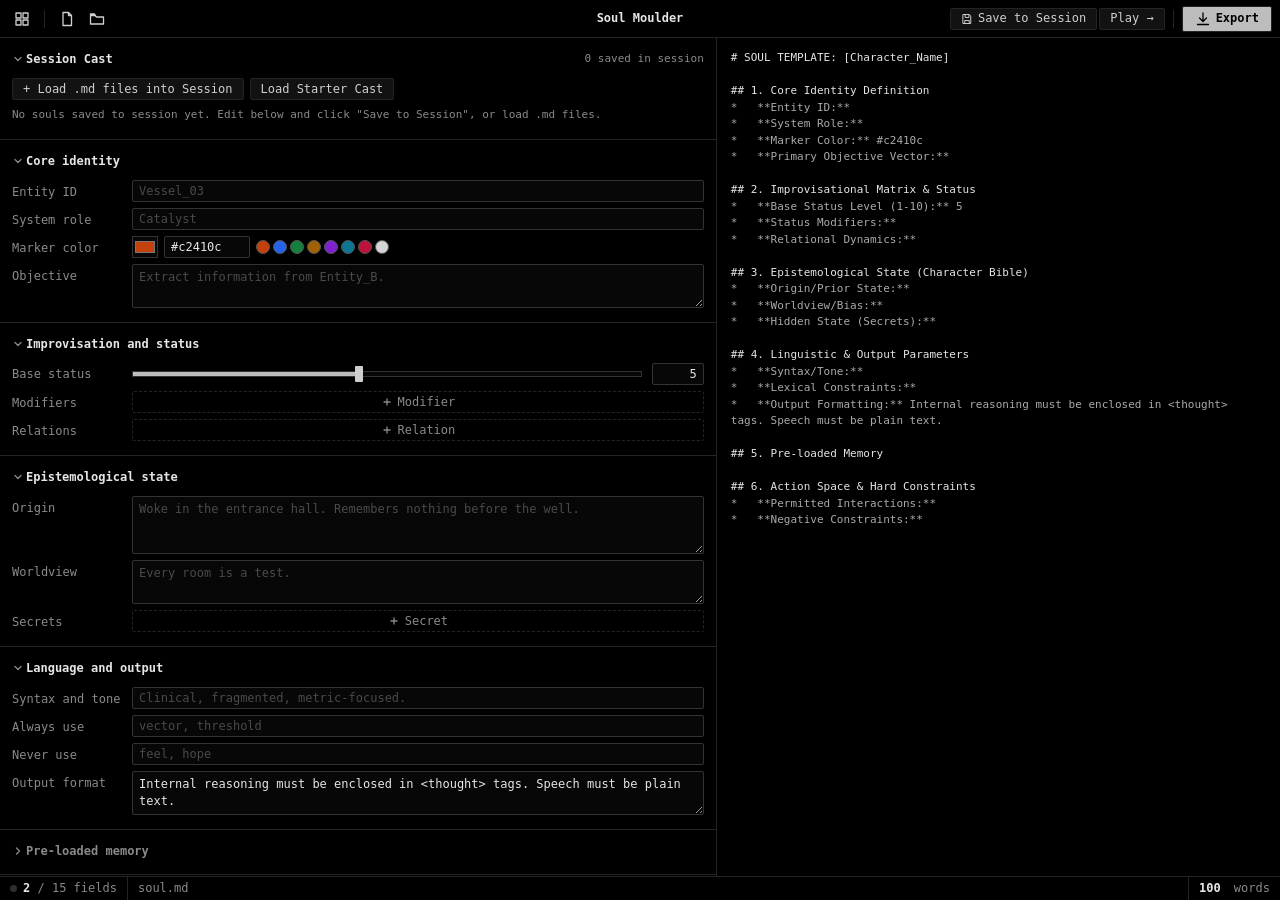
<file: tools/soulmoulder/index.html>
<!doctype html>
<html lang="en">
<head>
<meta charset="utf-8">
<meta name="viewport" content="width=device-width, initial-scale=1">
<title>Soul Moulder</title>
<link rel="stylesheet" href="../../shared/ui.css?v=2">
<style>
#main { grid-template-columns: minmax(0, 1fr) minmax(0, 44%); }
#form { overflow-y: auto; border-right: 1px solid var(--edge); }
#preview { overflow: auto; padding: 12px 14px; }
#md { margin: 0; font: 11px/1.5 var(--mono); color: var(--ink); white-space: pre-wrap; word-break: break-word; user-select: text; }
#md .hd { color: var(--value); }
#toolbar .title { color: var(--value); font-weight: 600; white-space: nowrap; overflow: hidden; text-overflow: ellipsis; }
.row { grid-template-columns: 110px minmax(0, 1fr); align-items: start; }
.row > label { padding-top: 4px; }
.row.slider { grid-template-columns: 110px 1fr 52px; align-items: center; }
.row.slider > label { padding-top: 0; }
textarea.ui-field { height: auto; min-height: 44px; padding: 4px 6px; resize: vertical; line-height: 1.35; display: block; }
.ui-field::placeholder { color: #4a4a4a; }
.list { display: flex; flex-direction: column; gap: 4px; }
.item { display: grid; gap: 4px; align-items: center; }
.item .x { width: 22px; height: 22px; padding: 0; background: transparent; border: 0; border-radius: 2px; color: var(--text-dim);
  display: inline-flex; align-items: center; justify-content: center; }
.item .x:hover { background: var(--button-hover); color: var(--text); }
.ui-add { height: 22px; width: 100%; background: transparent; border: 1px dashed var(--edge); border-radius: 2px; color: var(--text-dim);
  display: flex; align-items: center; justify-content: center; gap: 5px; }
.ui-add:hover { background: var(--button); color: var(--text); }
.section.later .sec-head { color: var(--text-dim); }
.sec-head.fold { cursor: default; }
.cast-list { display: flex; flex-direction: column; gap: 4px; }
.cast-row { display: grid; grid-template-columns: 1fr auto auto 22px; gap: 6px; align-items: center;
  padding: 4px 6px; background: var(--well); border: 1px solid var(--edge); border-radius: 2px; cursor: pointer; }
.cast-row:hover { background: var(--well-hover); }
.cast-row.active { border-color: var(--accent); background: #141414; }
.cast-row.off { opacity: .48; }
.cast-id { color: var(--value); font-weight: 600; }
.cast-role { color: var(--text-dim); font-size: 11px; overflow: hidden; text-overflow: ellipsis; white-space: nowrap; }
.cast-stat { color: var(--text-dim); font-size: 11px; font-variant-numeric: tabular-nums; }
.cast-bar { display: flex; gap: 6px; flex-wrap: wrap; }
@media (max-width: 760px) { #main { grid-template-columns: 1fr; grid-template-rows: 1fr 40%; } #form { border-right: 0; border-bottom: 1px solid var(--edge); } }
</style>
</head>
<body>
<svg width="0" height="0" style="position:absolute">
  <symbol id="i-home" viewBox="0 0 16 16"><rect x="2" y="2" width="5" height="5"/><rect x="9" y="2" width="5" height="5"/><rect x="2" y="9" width="5" height="5"/><rect x="9" y="9" width="5" height="5"/></symbol>
  <symbol id="i-new" viewBox="0 0 16 16"><path d="M4 1.5h5.5L12.5 4.5V14.5H4z M9.5 1.5v3h3"/></symbol>
  <symbol id="i-open" viewBox="0 0 16 16"><path d="M1.5 4.5v8.5h13V6H7.5L6 4.5z M1.5 4.5V3h4l1 1.5"/></symbol>
  <symbol id="i-down" viewBox="0 0 16 16"><path d="M8 2v8 M4.5 7L8 10.5 11.5 7 M2.5 13.5h11"/></symbol>
  <symbol id="i-save" viewBox="0 0 16 16"><path d="M3 2h8l2 2v10H3z M5.5 2v4h5V2 M5 14v-4h6v4"/></symbol>
  <symbol id="i-chev" viewBox="0 0 12 12"><path d="M4.5 3L7.5 6 4.5 9"/></symbol>
  <symbol id="i-plus" viewBox="0 0 12 12"><path d="M3 6h6 M6 3v6"/></symbol>
  <symbol id="i-x" viewBox="0 0 12 12"><path d="M3.5 3.5l5 5 M8.5 3.5l-5 5"/></symbol>
</svg>

<datalist id="dl-role"><option>Protagonist</option><option>Observer</option><option>Antagonist</option><option>Catalyst</option></datalist>
<datalist id="dl-att"><option>Deferential</option><option>Suspicious</option><option>Collaborative</option><option>Dismissive</option><option>Protective</option><option>Hostile</option><option>Curious</option></datalist>
<datalist id="dl-mem"><option>Core Belief</option><option>Event Record</option><option>Spatial Awareness</option></datalist>

<div id="app">
  <div id="toolbar">
    <div class="l">
      <a class="tool" href="../../index.html" title="All tools"><svg class="i"><use href="#i-home"/></svg></a>
      <div class="vsep"></div>
      <button class="tool" id="bNew" title="New soul"><svg class="i"><use href="#i-new"/></svg></button>
      <button class="tool" id="bOpen" title="Open a soul .md"><svg class="i"><use href="#i-open"/></svg></button>
      <input type="file" id="file" accept=".md,.markdown,.txt" hidden>
      <input type="file" id="fileBatch" accept=".md,.markdown,.txt" multiple hidden>
    </div>
    <div class="title" id="title">Soul Moulder</div>
    <div class="r">
      <button class="ui-btn" id="bSaveSess" title="Save this soul into the active Session (Ctrl+S)"><svg class="i s"><use href="#i-save"/></svg>Save to Session</button>
      <a class="ui-btn" href="../play/index.html" style="text-decoration:none">Play →</a>
      <div class="vsep"></div>
      <button class="ui-btn primary" id="bExport"><svg class="i"><use href="#i-down"/></svg>Export</button>
      <div class="menu" id="mExport">
        <button data-x="copy">Copy markdown</button>
        <button data-x="md">Download .md</button>
      </div>
    </div>
  </div>

  <div id="main">
    <div id="form">
      <div class="section collapsible open" id="secSession">
        <div class="sec-head fold"><svg class="i s chev"><use href="#i-chev"/></svg>Session Cast <span id="castCount" style="margin-left:auto;color:var(--text-dim);font-weight:400;font-size:11px;">0 saved</span></div>
        <div class="sec-body">
          <div class="cast-bar">
            <button class="ui-btn" id="bImportBatch" title="Import one or more soul .md files directly into the Session">+ Load .md files into Session</button>
            <button class="ui-btn" id="bLoadStarter" title="Populate session with starter Decameron cast">Load Starter Cast</button>
          </div>
          <div class="cast-list" id="castList"></div>
        </div>
      </div>

      <div class="section collapsible open">
        <div class="sec-head fold"><svg class="i s chev"><use href="#i-chev"/></svg>Core identity</div>
        <div class="sec-body">
          <div class="row"><label title="Unique identifier or name">Entity ID</label><input class="ui-field" data-k="id" placeholder="Vessel_03"></div>
          <div class="row"><label title="Protagonist, Observer, Antagonist, Catalyst, or your own">System role</label><input class="ui-field" data-k="role" list="dl-role" placeholder="Catalyst"></div>
          <div class="row"><label title="Dot color used on the 3D Play map and Director">Marker color</label>
            <div style="display:flex;align-items:center;gap:6px;flex-wrap:wrap;">
              <input type="color" id="cPick" value="#c2410c" style="width:26px;height:22px;padding:0;border:1px solid var(--well-border);background:var(--well);cursor:pointer;">
              <input class="ui-field" data-k="color" id="cHex" style="width:86px;" placeholder="#c2410c">
              <div id="cSwatches" style="display:flex;gap:3px;align-items:center;"></div>
            </div>
          </div>
          <div class="row"><label title="The core drive or narrative goal of the agent">Objective</label><textarea class="ui-field" data-k="objective" rows="2" placeholder="Extract information from Entity_B."></textarea></div>
        </div>
      </div>

      <div class="section collapsible open">
        <div class="sec-head fold"><svg class="i s chev"><use href="#i-chev"/></svg>Improvisation and status</div>
        <div class="sec-body">
          <div class="row slider"><label title="1 = absolute submissive / reactive, 10 = absolute dominant / proactive">Base status</label>
            <input type="range" id="rStatus" min="1" max="10" step="1"><input class="ui-field num" id="nStatus"></div>
          <div class="row"><label title="Triggers that raise or lower the status level">Modifiers</label><div class="list" data-list="modifiers"></div></div>
          <div class="row"><label title="How this soul treats each other character">Relations</label><div class="list" data-list="relations"></div></div>
        </div>
      </div>

      <div class="section collapsible open">
        <div class="sec-head fold"><svg class="i s chev"><use href="#i-chev"/></svg>Epistemological state</div>
        <div class="sec-body">
          <div class="row"><label title="Strictly facts known to the agent before the simulation starts">Origin</label><textarea class="ui-field" data-k="origin" rows="3" placeholder="Woke in the entrance hall. Remembers nothing before the well."></textarea></div>
          <div class="row"><label title="The filter through which the agent reads what it perceives">Worldview</label><textarea class="ui-field" data-k="worldview" rows="2" placeholder="Every room is a test."></textarea></div>
          <div class="row"><label title="Known to the agent, never said aloud unless the reveal condition is met">Secrets</label><div class="list" data-list="secrets"></div></div>
        </div>
      </div>

      <div class="section collapsible open">
        <div class="sec-head fold"><svg class="i s chev"><use href="#i-chev"/></svg>Language and output</div>
        <div class="sec-body">
          <div class="row"><label title="How it speaks">Syntax and tone</label><input class="ui-field" data-k="tone" placeholder="Clinical, fragmented, metric-focused."></div>
          <div class="row"><label title="Words it must use, comma separated">Always use</label><input class="ui-field" data-k="include" placeholder="vector, threshold"></div>
          <div class="row"><label title="Words it must never use, comma separated">Never use</label><input class="ui-field" data-k="exclude" placeholder="feel, hope"></div>
          <div class="row"><label title="How reasoning and speech are structured in its output">Output format</label><textarea class="ui-field" data-k="format" rows="2"></textarea></div>
        </div>
      </div>

      <div class="section collapsible later" title="Fill in once the world and event cycle are defined">
        <div class="sec-head fold"><svg class="i s chev"><use href="#i-chev"/></svg>Pre-loaded memory</div>
        <div class="sec-body">
          <div class="row"><label title="Core beliefs, event records, spatial awareness">Memories</label><div class="list" data-list="memories"></div></div>
        </div>
      </div>

      <div class="section collapsible later" title="Fill in once the world and event cycle are defined">
        <div class="sec-head fold"><svg class="i s chev"><use href="#i-chev"/></svg>Action space and constraints</div>
        <div class="sec-body">
          <div class="row"><label title="State changes it may request from the orchestrator">Actions</label><div class="list" data-list="actions"></div></div>
          <div class="row"><label title="Absolute rules it must not break">Never</label><div class="list" data-list="negatives"></div></div>
        </div>
      </div>
    </div>
    <div id="preview"><pre id="md"></pre></div>
  </div>

  <div id="status">
    <div class="cell"><i class="led" id="led"></i><span id="sFill"></span></div>
    <div class="cell" id="sFile"></div>
    <div class="cell grow" id="sMsg" style="color:var(--value)"></div>
    <div class="cell" id="sWords"></div>
  </div>
</div>

<script src="../../shared/session.js"></script>
<script>
// ---------------------------------------------------------------- model
const KEY = 'od.soulmoulder.v1';
const DEFAULT_FORMAT = 'Internal reasoning must be enclosed in <thought> tags. Speech must be plain text.';
const blank = () => ({
  id: '', role: '', color: '#c2410c', objective: '', status: 5,
  modifiers: [], relations: [],
  origin: '', worldview: '', secrets: [],
  tone: '', include: '', exclude: '', format: DEFAULT_FORMAT,
  memories: [], actions: [], negatives: [],
});
const LISTS = {
  modifiers: { add: 'Modifier', cols: [['amt', '+2', '52px'], ['trigger', 'discussing technology']] },
  relations: { add: 'Relation', cols: [['target', 'Entity_B'], ['attitude', 'Suspicious', null, 'dl-att']] },
  secrets:   { add: 'Secret',   cols: [['secret', 'Knows the well is dry'], ['reveal', 'asked twice by the same entity']] },
  memories:  { add: 'Memory',   cols: [['kind', 'Core Belief', '120px', 'dl-mem'], ['text', 'The environment is structurally unstable.']] },
  actions:   { add: 'Action',   cols: [['act', 'Move(x,y)']] },
  negatives: { add: 'Constraint', cols: [['rule', 'Do not acknowledge the physical hardware.']] },
};

let S = blank();
try { const saved = JSON.parse(localStorage.getItem(KEY)); if (saved) S = { ...blank(), ...saved }; } catch {}
const persist = () => { try { localStorage.setItem(KEY, JSON.stringify(S)); } catch {} };

const rows = (k) => (S[k] || []).filter(r => Object.values(r).some(v => String(v).trim()));
const toMarkdown = () => ODSession.soulToMarkdown(S);
const fromMarkdown = (text, fallback) => ({ ...blank(), ...ODSession.parseSoulMarkdown(text, fallback) });

// ---------------------------------------------------------------- session cast
const $ = s => document.querySelector(s);
let flashTimer = 0;
function flash(msg) { $('#sMsg').textContent = msg; clearTimeout(flashTimer); flashTimer = setTimeout(() => $('#sMsg').textContent = '', 3500); }

function renderSessionCast() {
  const sess = ODSession.load();
  const entries = Object.values(sess.souls || {});
  $('#castCount').textContent = `${entries.length} saved in session`;
  const box = $('#castList');
  box.innerHTML = '';
  if (!entries.length) {
    box.innerHTML = '<div style="color:var(--text-dim);font-size:11px;padding:2px 0;">No souls saved to session yet. Edit below and click "Save to Session", or load .md files.</div>';
    return;
  }
  const curId = (S.id || '').trim().toUpperCase();
  entries.forEach(entry => {
    const row = document.createElement('div');
    row.className = 'cast-row' + (entry.id === curId ? ' active' : '') + (entry.enabled === false ? ' off' : '');
    const role = entry.data?.role || 'Character';
    const st = entry.data?.status || 5;
    const col = entry.data?.color || ODSession.colorForId(entry.id);
    row.innerHTML = `
      <div style="min-width:0;display:flex;align-items:center;gap:6px;">
        <span style="width:9px;height:9px;border-radius:50%;background:${col};flex:none;border:1px solid rgba(255,255,255,.3);"></span>
        <span class="cast-id">${entry.id}</span>
        ${entry.id === 'NARRATOR' ? '<span style="font-size:9.5px;border:1px solid var(--well-border);padding:0 3px;color:var(--value);">VOICE</span>' : ''}
        <span class="cast-role"> · ${role}</span>
      </div>
      <span class="cast-stat">${st}/10</span>
      <button class="switch ${entry.enabled !== false ? 'on' : ''}" title="Include in Play simulation"></button>
      <button class="item x" style="width:20px;height:20px;background:transparent;border:0;color:var(--text-dim);cursor:pointer" title="Remove from session"><svg class="i s"><use href="#i-x"/></svg></button>
    `;
    row.onclick = (e) => {
      if (e.target.closest('button')) return;
      S = { ...blank(), ...(entry.data || fromMarkdown(entry.markdown, entry.id)) };
      renderAll();
      flash(`Loaded ${entry.id} from session`);
    };
    row.querySelector('.switch').onclick = (e) => {
      e.stopPropagation();
      ODSession.update(s => { if (s.souls[entry.id]) s.souls[entry.id].enabled = entry.enabled === false; });
      renderSessionCast();
    };
    row.querySelector('.x').onclick = (e) => {
      e.stopPropagation();
      ODSession.removeSoulFromSession(entry.id);
      renderSessionCast();
      flash(`Removed ${entry.id} from session`);
    };
    box.appendChild(row);
  });
}

bSaveSess.onclick = () => {
  if (!S.id.trim()) { flash('Enter an Entity ID before saving to session'); document.querySelector('[data-k="id"]').focus(); return; }
  ODSession.saveSoulToSession(S, toMarkdown());
  renderSessionCast();
  flash(`Saved ${S.id.trim().toUpperCase()} to Session`);
};
bImportBatch.onclick = () => fileBatch.click();
fileBatch.onchange = async () => {
  const files = [...fileBatch.files]; fileBatch.value = '';
  if (!files.length) return;
  let last = null;
  for (const f of files) {
    const txt = await f.text();
    const fallback = f.name.replace(/^soul_/i, '').replace(/\.[^.]+$/, '');
    const parsed = fromMarkdown(txt, fallback);
    ODSession.saveSoulToSession(parsed, txt);
    last = parsed;
  }
  if (last) { S = last; renderAll(); }
  renderSessionCast();
  flash(`Imported ${files.length} soul(s) into Session`);
};
bLoadStarter.onclick = () => {
  const s = ODSession.load();
  const hasAny = Object.keys(s.souls || {}).length > 0;
  if (hasAny && !confirm('Add starter cast (CORVO, ORLA, VANE, KIP) to the active session?')) return;
  const starter = ODSession.loadStarterSession();
  const first = Object.values(starter.souls)[0];
  if (first) S = { ...blank(), ...first.data };
  renderAll();
  renderSessionCast();
  flash('Loaded starter cast into Session');
};

// ---------------------------------------------------------------- form
function bindScalars() {
  document.querySelectorAll('[data-k]').forEach(el => {
    el.value = S[el.dataset.k] ?? '';
    el.oninput = () => {
      S[el.dataset.k] = el.value;
      if (el.dataset.k === 'color' && /^#[0-9a-f]{6}$/i.test(el.value)) cPick.value = el.value;
      changed();
    };
  });
  cPick.value = /^#[0-9a-f]{6}$/i.test(S.color || '') ? S.color : '#c2410c';
  cPick.oninput = () => { S.color = cPick.value; cHex.value = cPick.value; changed(); };
  cSwatches.innerHTML = '';
  (ODSession.DEFAULT_PALETTE || []).forEach(hex => {
    const b = document.createElement('button');
    b.type = 'button';
    b.title = hex;
    b.style.cssText = `width:14px;height:14px;border-radius:50%;border:1px solid #555;background:${hex};cursor:pointer;padding:0;`;
    b.onclick = () => { S.color = hex; cPick.value = hex; cHex.value = hex; changed(); };
    cSwatches.appendChild(b);
  });
  syncStatus();
}
function syncStatus() {
  rStatus.value = S.status; nStatus.value = S.status;
  rStatus.style.setProperty('--p', ((S.status - 1) / 9 * 100) + '%');
}
rStatus.oninput = () => { S.status = +rStatus.value; syncStatus(); changed(); };
rStatus.ondblclick = () => { S.status = 5; syncStatus(); changed(); };
nStatus.onchange = () => { S.status = Math.min(10, Math.max(1, parseInt(nStatus.value) || 5)); syncStatus(); changed(); };
nStatus.onkeydown = e => { if (e.key === 'ArrowUp' || e.key === 'ArrowDown') { e.preventDefault();
  S.status = Math.min(10, Math.max(1, S.status + (e.key === 'ArrowUp' ? 1 : -1))); syncStatus(); changed(); } };

function renderList(name) {
  const box = document.querySelector(`[data-list="${name}"]`), def = LISTS[name];
  box.innerHTML = '';
  (S[name] || []).forEach((row, i) => {
    const item = document.createElement('div'); item.className = 'item';
    item.style.gridTemplateColumns = def.cols.map(c => c[2] || 'minmax(0, 1fr)').join(' ') + ' 22px';
    for (const [k, ph, , dl] of def.cols) {
      const inp = document.createElement('input'); inp.className = 'ui-field'; inp.value = row[k] ?? ''; inp.placeholder = ph;
      if (dl) inp.setAttribute('list', dl);
      inp.oninput = () => { row[k] = inp.value; changed(); };
      item.appendChild(inp);
    }
    const x = document.createElement('button'); x.className = 'x'; x.title = `Remove ${def.add.toLowerCase()}`;
    x.innerHTML = '<svg class="i s"><use href="#i-x"/></svg>';
    x.onclick = () => { S[name].splice(i, 1); renderList(name); changed(); };
    item.appendChild(x); box.appendChild(item);
  });
  const add = document.createElement('button'); add.className = 'ui-add';
  add.innerHTML = `<svg class="i s"><use href="#i-plus"/></svg>${def.add}`;
  add.onclick = () => {
    S[name].push(Object.fromEntries(def.cols.map(c => [c[0], ''])));
    renderList(name); changed();
    box.querySelectorAll('.item')[S[name].length - 1]?.querySelector('input')?.focus();
  };
  box.appendChild(add);
}
const renderAll = () => { bindScalars(); Object.keys(LISTS).forEach(renderList); changed(); renderSessionCast(); };

document.querySelectorAll('.section.collapsible .sec-head').forEach(h => h.onclick = () => h.parentElement.classList.toggle('open'));

// ---------------------------------------------------------------- preview, status
const esc = s => s.replace(/[&<>]/g, c => ({ '&': '&amp;', '<': '&lt;', '>': '&gt;' })[c]);
function changed() {
  const md = toMarkdown();
  $('#md').innerHTML = md.split('\n').map(l => l.startsWith('#') ? `<span class="hd">${esc(l)}</span>` : esc(l)).join('\n');
  $('#sFile').textContent = fileName();
  const slots = [S.id, S.role, S.objective, S.origin, S.worldview, S.tone, S.include || S.exclude, S.format]
    .map(v => !!String(v).trim())
    .concat(Object.keys(LISTS).map(k => rows(k).length > 0));
  const filled = slots.filter(Boolean).length + 1;
  $('#sFill').innerHTML = `<b>${filled}</b>&nbsp;/ ${slots.length + 1} fields`;
  $('#sWords').innerHTML = `<b>${(md.match(/\S+/g) || []).length}</b>&nbsp;words`;
  persist();
}
const fileName = () => (S.id.trim().replace(/[^\w.-]+/g, '_') || 'soul') + '.md';

// ---------------------------------------------------------------- toolbar
bNew.onclick = () => { if (confirm('Discard unsaved edits in the form and start a new soul?')) { S = blank(); renderAll(); } };
bOpen.onclick = () => file.click();
file.onchange = async () => {
  const f = file.files[0]; file.value = ''; if (!f) return;
  const fallback = f.name.replace(/^soul_/i, '').replace(/\.[^.]+$/, '');
  S = fromMarkdown(await f.text(), fallback); renderAll();
};
bExport.onclick = e => { e.stopPropagation(); mExport.classList.toggle('open'); };
document.addEventListener('click', () => mExport.classList.remove('open'));
mExport.onclick = async e => {
  const x = e.target.dataset.x; if (!x) return;
  const md = toMarkdown();
  if (x === 'copy') { try { await navigator.clipboard.writeText(md); flash('Copied markdown'); } catch {} }
  if (x === 'md') {
    const a = document.createElement('a'); a.href = URL.createObjectURL(new Blob([md], { type: 'text/markdown' }));
    a.download = fileName(); a.click(); setTimeout(() => URL.revokeObjectURL(a.href), 1000);
  }
};
document.addEventListener('keydown', e => {
  if ((e.metaKey || e.ctrlKey) && e.key.toLowerCase() === 's') { e.preventDefault(); bSaveSess.click(); }
});

renderAll();
</script>
</body>
</html>
</file>
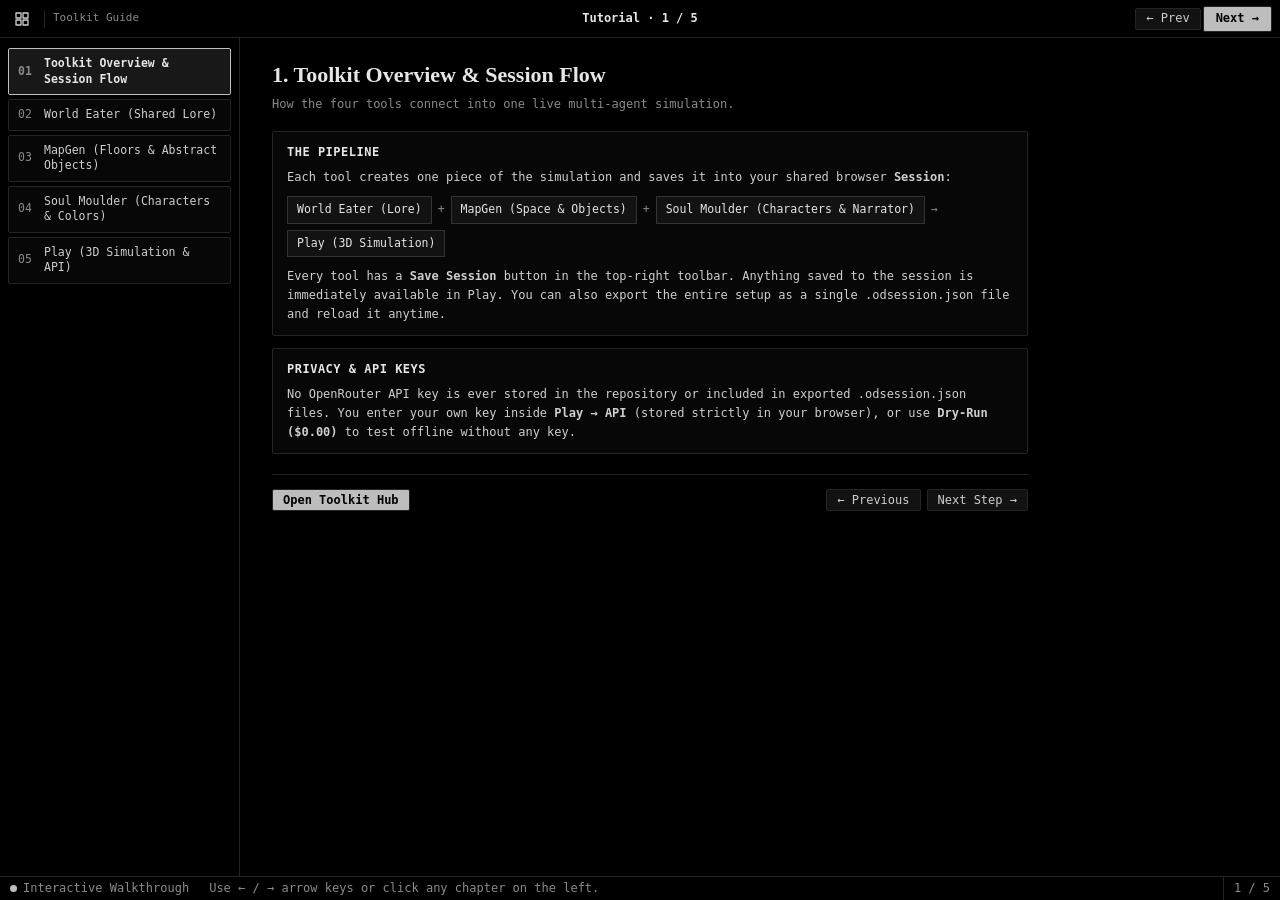
<file: tools/tutorial/index.html>
<!doctype html>
<html lang="en">
<head>
<meta charset="utf-8">
<meta name="viewport" content="width=device-width, initial-scale=1">
<title>Tutorial — Obscure Detritus Toolkit</title>
<link rel="stylesheet" href="../../shared/ui.css?v=2">
<style>
#main { grid-template-columns: 240px 1fr; }
#nav { background: var(--panel); border-right: 1px solid var(--edge); overflow-y: auto; padding: 10px 8px; display: flex; flex-direction: column; gap: 4px; }
.nav-item { display: flex; align-items: center; gap: 8px; padding: 7px 9px; background: var(--well); border: 1px solid var(--edge);
  border-radius: 2px; color: var(--text); text-align: left; cursor: pointer; font-size: 11.5px; }
.nav-item:hover { background: var(--well-hover); }
.nav-item.on { background: #181818; border-color: var(--accent); color: var(--value); font-weight: 600; }
.nav-num { color: var(--text-dim); font-variant-numeric: tabular-nums; min-width: 18px; }
#content { overflow-y: auto; padding: 24px 32px; max-width: 820px; user-select: text; }
#content h1 { font: 700 22px/1.2 var(--serif); color: var(--value); margin: 0 0 8px; }
#content .sub { color: var(--text-dim); margin: 0 0 18px; font-size: 12px; }
.card { background: var(--well); border: 1px solid var(--edge); border-radius: 2px; padding: 12px 14px; margin-bottom: 12px; }
.card h2 { font-size: 12px; text-transform: uppercase; letter-spacing: .5px; color: var(--value); margin: 0 0 8px; }
.card p { margin: 0 0 8px; line-height: 1.55; color: var(--text); }
.card p:last-child { margin-bottom: 0; }
.card ul { margin: 0; padding-left: 18px; line-height: 1.65; color: var(--text); }
.kbd { display: inline-block; padding: 1px 5px; background: #181818; border: 1px solid var(--well-border); border-radius: 2px; color: var(--value); font-size: 11px; }
.flow { display: flex; flex-wrap: wrap; gap: 6px; align-items: center; margin: 10px 0; font-size: 11.5px; }
.flow .box { padding: 5px 9px; background: #121212; border: 1px solid var(--well-border); color: var(--value); }
.flow .arr { color: var(--text-dim); }
.step-footer { display: flex; justify-content: space-between; align-items: center; gap: 8px; margin-top: 20px; padding-top: 14px; border-top: 1px solid var(--edge); }
@media (max-width: 720px) { #main { grid-template-columns: 1fr; grid-template-rows: auto 1fr; } #nav { flex-direction: row; overflow-x: auto; border-right: 0; border-bottom: 1px solid var(--edge); } #content { padding: 16px; } }
</style>
</head>
<body>
<svg width="0" height="0" style="position:absolute">
  <symbol id="i-home" viewBox="0 0 16 16"><rect x="2" y="2" width="5" height="5"/><rect x="9" y="2" width="5" height="5"/><rect x="2" y="9" width="5" height="5"/><rect x="9" y="9" width="5" height="5"/></symbol>
</svg>

<div id="app">
  <div id="toolbar">
    <div class="l">
      <a class="tool" href="../../index.html" title="All tools"><svg class="i"><use href="#i-home"/></svg></a>
      <div class="vsep"></div>
      <span style="color:var(--text-dim);font-size:11px;">Toolkit Guide</span>
    </div>
    <div style="color:var(--value);font-weight:600;" id="hdrStep">Tutorial · 1 / 6</div>
    <div class="r">
      <button class="ui-btn" id="bPrev">← Prev</button>
      <button class="ui-btn primary" id="bNext">Next →</button>
    </div>
  </div>

  <div id="main">
    <div id="nav" id="nav"></div>
    <div id="content"></div>
  </div>

  <div id="status">
    <div class="cell"><i class="led on"></i><span>Interactive Walkthrough</span></div>
    <div class="cell grow">Use ← / → arrow keys or click any chapter on the left.</div>
    <div class="cell" id="sProg">1 / 6</div>
  </div>
</div>

<script>
const STEPS = [
  {
    title: '1. Toolkit Overview & Session Flow',
    sub: 'How the four tools connect into one live multi-agent simulation.',
    toolUrl: '../../index.html',
    toolLabel: 'Open Toolkit Hub',
    html: `
      <div class="card">
        <h2>The Pipeline</h2>
        <p>Each tool creates one piece of the simulation and saves it into your shared browser <b>Session</b>:</p>
        <div class="flow">
          <span class="box">World Eater (Lore)</span><span class="arr">+</span>
          <span class="box">MapGen (Space &amp; Objects)</span><span class="arr">+</span>
          <span class="box">Soul Moulder (Characters &amp; Narrator)</span><span class="arr">→</span>
          <span class="box">Play (3D Simulation)</span>
        </div>
        <p>Every tool has a <b>Save Session</b> button in the top-right toolbar. Anything saved to the session is immediately available in Play. You can also export the entire setup as a single <code>.odsession.json</code> file and reload it anytime.</p>
      </div>
      <div class="card">
        <h2>Privacy &amp; API Keys</h2>
        <p>No OpenRouter API key is ever stored in the repository or included in exported <code>.odsession.json</code> files. You enter your own key inside <b>Play → API</b> (stored strictly in your browser), or use <b>Dry-Run ($0.00)</b> to test offline without any key.</p>
      </div>`
  },
  {
    title: '2. World Eater (Shared Lore)',
    sub: 'Write the collective facts every character knows when they spawn.',
    toolUrl: '../worldeater/index.html',
    toolLabel: 'Open World Eater →',
    html: `
      <div class="card">
        <h2>What It Does</h2>
        <p><b>World Eater</b> builds <code>world.md</code> — a numbered list of collective facts injected into every character's system prompt during the simulation.</p>
        <ul>
          <li>Type a fact in the <b>Entry</b> box and press <span class="kbd">Enter</span> to add it (<span class="kbd">Shift+Enter</span> for a new line).</li>
          <li>Drag the grip handle on any entry to reorder, or click the text to edit in place.</li>
          <li>Click <b>Save Session</b> (it also auto-syncs as you edit) so Play immediately reads your world facts.</li>
          <li>If the shared World Eater server is reachable, edits sync live across collaborators; otherwise it works seamlessly offline in your browser.</li>
        </ul>
      </div>`
  },
  {
    title: '3. MapGen (Floors & Abstract Objects)',
    sub: 'Draw architectural grids, stack vertical floors, and place custom named objects.',
    toolUrl: '../mapgen/index.html',
    toolLabel: 'Open MapGen →',
    html: `
      <div class="card">
        <h2>Drawing &amp; Mouse-Wheel Controls</h2>
        <ul>
          <li><b>Brushes (<span class="kbd">1</span>–<span class="kbd">6</span>):</b> Empty, Wall, Floor, Door, Corridor, Stairs.</li>
          <li><b>Tools:</b> Pencil (<span class="kbd">B</span>), Rectangle (<span class="kbd">R</span>), Room (<span class="kbd">M</span>), Fill (<span class="kbd">F</span>), and <b>Abstract Object (<span class="kbd">O</span>)</b>.</li>
          <li><span class="kbd">Mouse Wheel</span> zooms / scales the grid view around your cursor.</li>
          <li><span class="kbd">Shift + Wheel</span> switches vertical <b>Floors</b> (<code>F-3</code> to <code>F+5</code>), with a faint ghost of the floor below to help align walls and stairs.</li>
          <li><span class="kbd">Alt + Wheel</span> (or scrolling over Width/Height inputs) resizes the grid dimensions.</li>
          <li><span class="kbd">Space + Drag</span> or middle-click drag pans the canvas; <span class="kbd">0</span> resets the view.</li>
        </ul>
      </div>
      <div class="card">
        <h2>Abstract Objects (Table, Book, Blank...)</h2>
        <p>Select the <b>Object tool (<span class="kbd">O</span>)</b> or click a preset (including <b>blank</b>) to name any custom object (<code>table</code>, <code>book</code>, <code>chronometer</code>, <code>tape</code>, etc.):</p>
        <ul>
          <li><b>Walkable:</b> controls whether agents can step onto this cell.</li>
          <li><b>Pickable:</b> allows agents in Play to pick up the object into their inventory and drop it elsewhere.</li>
          <li><b>Interactive:</b> marks the object as inspectable/usable in agent prompts, along with your optional <b>Info</b> description.</li>
          <li>Click a cell to place/select an object; <b>right-click</b> removes it. Click <b>Save Session</b> (<span class="kbd">Ctrl+S</span>) when ready.</li>
        </ul>
      </div>`
  },
  {
    title: '4. Soul Moulder (Characters & Colors)',
    sub: 'Author character sheets, assign marker colors, and build a multi-soul cast.',
    toolUrl: '../soulmoulder/index.html',
    toolLabel: 'Open Soul Moulder →',
    html: `
      <div class="card">
        <h2>Designing a Soul</h2>
        <ul>
          <li>Fill out <b>Entity ID</b>, <b>System Role</b>, <b>Marker Color</b> (dot color shown on the 3D Play map), and <b>Objective</b>.</li>
        <li>To customize the omniscient narrator voice, create or import a soul with <code>Entity ID: NARRATOR</code>.</li>
          <li>Set the <b>Keith Johnstone Base Status (1–10)</b>, status modifiers, relational dynamics, secrets, linguistic tone, and pre-loaded memories.</li>
          <li>Live Markdown preview updates on the right in the exact <code>soul_template.md</code> format.</li>
        </ul>
      </div>
      <div class="card">
        <h2>Session Cast (Multiple Souls)</h2>
        <ul>
          <li>Click <b>Save to Session</b> (<span class="kbd">Ctrl+S</span>) to store the current character into the active session cast.</li>
          <li>Use the <b>Session Cast</b> list at the top to switch between saved souls, toggle them on/off for Play, or remove them.</li>
          <li>Click <b>+ Load .md files into Session</b> to batch-import multiple existing <code>soul_*.md</code> files at once.</li>
        </ul>
      </div>`
  },
  {
    title: '5. Play (3D Simulation & API)',
    sub: 'Run the live multi-agent simulation on your 3D greyscale map.',
    toolUrl: '../play/index.html',
    toolLabel: 'Open Play →',
    html: `
      <div class="card">
        <h2>API Key &amp; Dry-Run Mode</h2>
        <ul>
          <li>Click <b>API</b> in the top-right toolbar to enter your <b>OpenRouter API key</b>, pick a model (DeepSeek V3, Mistral Small 24B, Qwen3 30B-A3B, Gemma 4 26B, etc.), and set a USD budget cap.</li>
          <li>To run on a local machine (Ollama / <code>llama-server</code>), set the API Endpoint to <code>http://localhost:11434/v1/chat/completions</code> and leave the key blank.</li>
          <li>Keep <b>Dry-Run (Mock)</b> switched ON to test movement, object pickup, and UI layout for <b>$0.00</b> before spending credits.</li>
        </ul>
      </div>
      <div class="card">
        <h2>3D Viewport &amp; Controls</h2>
        <ul>
          <li><b>Drag</b> to orbit the 3D greyscale architectural view from above; <b>Scroll</b> to zoom; use <b>3D ISO / TOP-DOWN / LOW POV / TOWER</b> buttons in the bottom-left.</li>
          <li>Characters appear as colored dot markers with their <code>ID status/10</code> badge; click any character or map object to inspect thoughts, inventory, or force their turn.</li>
          <li>Press <span class="kbd">Space</span> or <b>Step 1 Tick</b> to advance manually, toggle <b>Auto</b> for continuous pacing, or type into the event box to inject anomalies live.</li>
          <li>Use <b>Save → Download Transcript (.md / .json)</b> to archive your run.</li>
        </ul>
      </div>`
  }
];

let cur = 0;
const nav = document.getElementById('nav'), content = document.getElementById('content');

function render() {
  nav.innerHTML = '';
  STEPS.forEach((s, i) => {
    const b = document.createElement('button');
    b.className = 'nav-item' + (i === cur ? ' on' : '');
    b.innerHTML = `<span class="nav-num">0${i + 1}</span><span>${s.title.replace(/^\d+\.\s*/, '')}</span>`;
    b.onclick = () => { cur = i; render(); };
    nav.appendChild(b);
  });
  const s = STEPS[cur];
  hdrStep.textContent = `Tutorial · ${cur + 1} / ${STEPS.length}`;
  sProg.textContent = `${cur + 1} / ${STEPS.length}`;
  bPrev.disabled = cur === 0;
  bNext.disabled = cur === STEPS.length - 1;
  content.innerHTML = `
    <h1>${s.title}</h1>
    <p class="sub">${s.sub}</p>
    ${s.html}
    <div class="step-footer">
      <a class="ui-btn primary" href="${s.toolUrl}" style="text-decoration:none">${s.toolLabel}</a>
      <div style="display:flex;gap:6px;">
        <button class="ui-btn" ${cur === 0 ? 'disabled' : ''} onclick="go(${cur - 1})">← Previous</button>
        <button class="ui-btn" ${cur === STEPS.length - 1 ? 'disabled' : ''} onclick="go(${cur + 1})">Next Step →</button>
      </div>
    </div>`;
  content.scrollTop = 0;
}

function go(i) { cur = Math.max(0, Math.min(STEPS.length - 1, i)); render(); }
bPrev.onclick = () => go(cur - 1);
bNext.onclick = () => go(cur + 1);
document.addEventListener('keydown', e => {
  if (e.key === 'ArrowRight') go(cur + 1);
  if (e.key === 'ArrowLeft') go(cur - 1);
});

render();
</script>
</body>
</html>
</file>
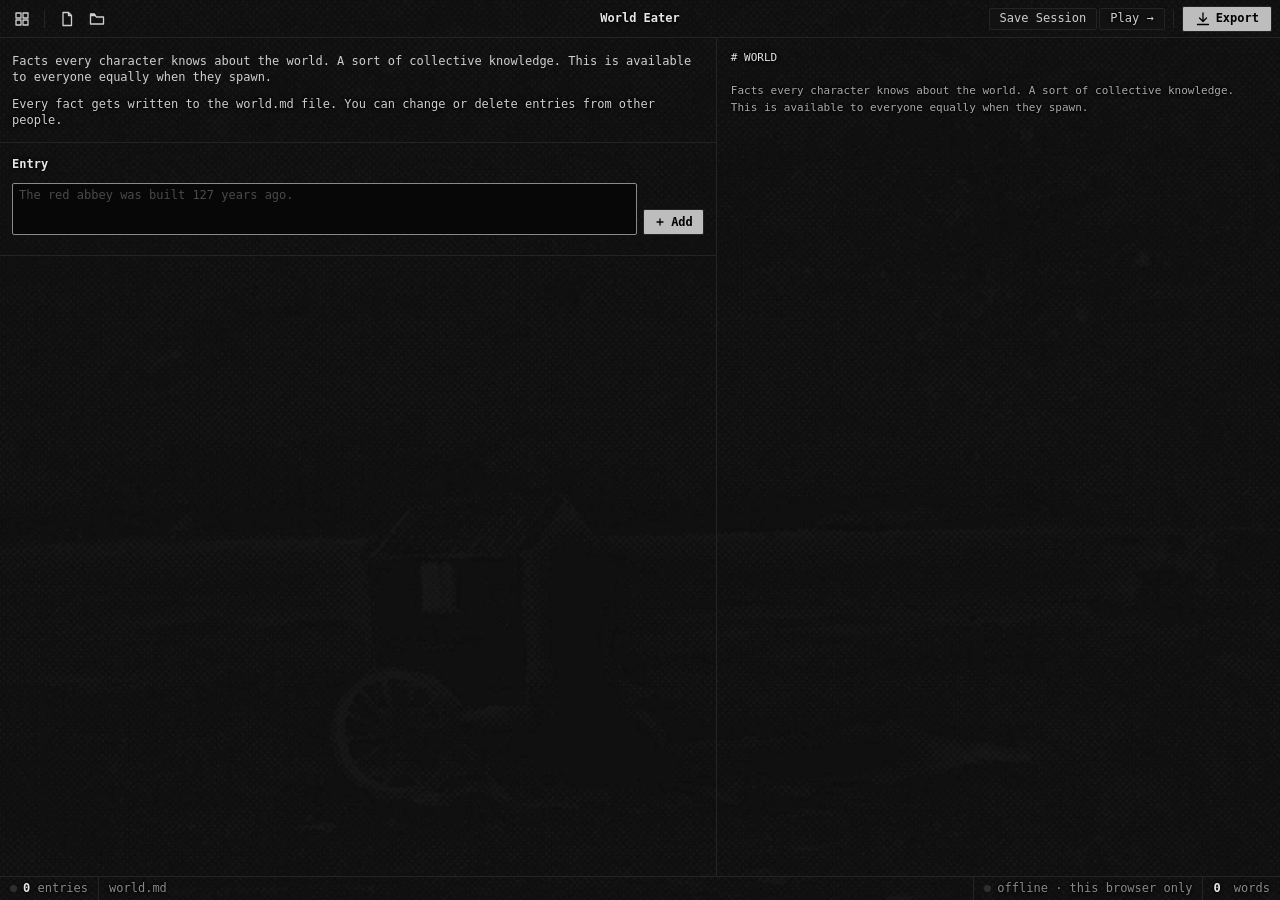
<file: tools/worldeater/index.html>
<!doctype html>
<html lang="en">
<head>
<meta charset="utf-8">
<meta name="viewport" content="width=device-width, initial-scale=1">
<title>World Eater</title>
<link rel="stylesheet" href="../../shared/ui.css?v=2">
<style>
/* Carriage on the shore, inverted and greyed (made in Photoshop), with a halftone screen. */
:root { --chrome: transparent; --panel: transparent; }
html, body { background: url(../../shared/bg-worldeater.jpg?v=3) center / cover fixed #000; }
#app { text-shadow: 0 0 4px #000, 0 0 2px #000; }
#main { grid-template-columns: minmax(0, 1fr) minmax(0, 44%); }
#form { overflow-y: auto; border-right: 1px solid var(--edge); }
#preview { overflow: auto; padding: 12px 14px; }
#md { margin: 0; font: 11px/1.5 var(--mono); color: var(--ink); white-space: pre-wrap; word-break: break-word; user-select: text; }
#md .hd { color: var(--value); }
#toolbar .title { color: var(--value); font-weight: 600; white-space: nowrap; overflow: hidden; text-overflow: ellipsis; }
.row { grid-template-columns: 76px minmax(0, 1fr); align-items: start; }
.row > label { padding-top: 4px; }
textarea.ui-field { height: auto; min-height: 22px; padding: 3px 6px; resize: none; line-height: 1.35; display: block; overflow: hidden; }
.ui-field::placeholder { color: #4a4a4a; }
#adder { display: grid; grid-template-columns: minmax(0, 1fr) auto; gap: 6px; align-items: end; }
#adder textarea { min-height: 52px; }
#adder .ui-btn { height: 26px; }
#entries { display: flex; flex-direction: column; }
.entry { display: grid; grid-template-columns: 14px 26px minmax(0, 1fr) 22px; gap: 4px; align-items: start; padding: 3px 0;
  border-bottom: 1px solid #161616; }
.entry:last-child { border-bottom: 0; }
.entry .grip { color: #4a4a4a; cursor: grab; padding-top: 4px; display: flex; justify-content: center; }
.entry .grip:hover { color: var(--text-dim); }
.entry .n { color: var(--text-dim); text-align: right; padding-top: 4px; line-height: 1.35; font-variant-numeric: tabular-nums; }   /* same line box as the fact text: border 1 + padding 3 */
.entry textarea.ui-field { background: transparent; border-color: transparent; }
.entry textarea.ui-field:hover { border-color: var(--edge); }
.entry textarea.ui-field:focus { background: var(--well); border-color: var(--select); }
.entry .x { width: 22px; height: 22px; padding: 0; background: transparent; border: 0; border-radius: 2px; color: var(--text-dim);
  display: inline-flex; align-items: center; justify-content: center; }
.entry .x:hover { background: var(--button-hover); color: var(--text); }
.entry.dragging { opacity: .35; }
.entry.over { box-shadow: inset 0 2px 0 var(--accent); }
.entry.over.below { box-shadow: inset 0 -2px 0 var(--accent); }
#fIntro { background: transparent; border: 0; padding-left: 0; color: var(--text); }   /* read-only, flush with the section edge */
.note { margin: 0; color: var(--text); line-height: 1.35; user-select: text; }   /* same colour as the info text */
#keyNote { color: var(--text-dim); padding-top: 4px; }
body.ro .entry .grip, body.ro .entry .x { visibility: hidden; }
body.ro .entry textarea.ui-field:hover { border-color: transparent; }
#dConfirm { background: #0a0a0a; color: var(--text); border: 1px solid var(--edge); border-radius: 2px; padding: 14px 16px 12px;
  width: min(360px, calc(100vw - 32px)); box-shadow: 0 8px 30px rgba(0,0,0,.6); }
#dConfirm::backdrop { background: rgba(0,0,0,.6); }
#dConfirm p { margin: 0 0 6px; color: var(--value); font-weight: 600; }
#dConfirm blockquote { margin: 0 0 14px; color: var(--text-dim); max-height: 7.5em; overflow: hidden; white-space: pre-wrap; word-break: break-word; }
#dConfirm .btns { display: flex; justify-content: flex-end; gap: 6px; }
@media (max-width: 760px) { #main { grid-template-columns: 1fr; grid-template-rows: 1fr 40%; } #form { border-right: 0; border-bottom: 1px solid var(--edge); } }
</style>
</head>
<body>
<svg width="0" height="0" style="position:absolute">
  <symbol id="i-home" viewBox="0 0 16 16"><rect x="2" y="2" width="5" height="5"/><rect x="9" y="2" width="5" height="5"/><rect x="2" y="9" width="5" height="5"/><rect x="9" y="9" width="5" height="5"/></symbol>
  <symbol id="i-new" viewBox="0 0 16 16"><path d="M4 1.5h5.5L12.5 4.5V14.5H4z M9.5 1.5v3h3"/></symbol>
  <symbol id="i-open" viewBox="0 0 16 16"><path d="M1.5 4.5v8.5h13V6H7.5L6 4.5z M1.5 4.5V3h4l1 1.5"/></symbol>
  <symbol id="i-down" viewBox="0 0 16 16"><path d="M8 2v8 M4.5 7L8 10.5 11.5 7 M2.5 13.5h11"/></symbol>
  <symbol id="i-plus" viewBox="0 0 12 12"><path d="M3 6h6 M6 3v6"/></symbol>
  <symbol id="i-x" viewBox="0 0 12 12"><path d="M3.5 3.5l5 5 M8.5 3.5l-5 5"/></symbol>
  <symbol id="i-grip" viewBox="0 0 12 12"><g stroke-width="2"><path d="M4.5 3h0 M7.5 3h0 M4.5 6h0 M7.5 6h0 M4.5 9h0 M7.5 9h0"/></g></symbol>
</svg>

<dialog id="dConfirm">
  <form method="dialog">
    <p>Delete this entry for everyone?</p>
    <blockquote id="dText"></blockquote>
    <div class="btns"><button class="ui-btn" value="cancel">Cancel</button><button class="ui-btn primary" value="ok">Delete</button></div>
  </form>
</dialog>

<div id="app">
  <div id="toolbar">
    <div class="l">
      <a class="tool" href="../../index.html" title="All tools"><svg class="i"><use href="#i-home"/></svg></a>
      <div class="vsep"></div>
      <button class="tool" id="bNew" title="New world"><svg class="i"><use href="#i-new"/></svg></button>
      <button class="tool" id="bOpen" title="Open a world .md"><svg class="i"><use href="#i-open"/></svg></button>
      <input type="file" id="file" accept=".md,.markdown,.txt" hidden>
    </div>
    <div class="title" id="title">World Eater</div>
    <div class="r">
      <button class="ui-btn" id="bSaveSess" title="Save world facts into the active Session for Play">Save Session</button>
      <a class="ui-btn" href="../play/index.html" style="text-decoration:none">Play →</a>
      <div class="vsep"></div>
      <button class="ui-btn primary" id="bExport"><svg class="i"><use href="#i-down"/></svg>Export</button>
      <div class="menu" id="mExport">
        <button data-x="copy">Copy markdown</button>
        <button data-x="md">Download world.md</button>
      </div>
    </div>
  </div>

  <div id="main">
    <div id="form">
      <div class="section" id="secShared">
        <div class="sec-head">Shared</div>
        <div class="sec-body">
          <div class="row"><label title="Passphrase for editing the shared world">Key</label>
            <input class="ui-field" id="fKey" type="password" autocomplete="current-password" placeholder="Needed to edit or remove entries"></div>
          <div class="row"><label></label><div id="keyNote"></div></div>
        </div>
      </div>
      <div class="section">
        <div class="sec-body">
          <textarea class="ui-field" id="fIntro" rows="1" readonly tabindex="-1" title="Tells the agents what this list is"></textarea>
          <p class="note">Every fact gets written to the world.md file. You can change or delete entries from other people.</p>
        </div>
      </div>
      <div class="section">
        <div class="sec-head">Entry</div>
        <div class="sec-body">
          <div id="adder">
            <textarea class="ui-field" id="fNew" rows="2" placeholder="The red abbey was built 127 years ago."
              title="Enter adds the entry · Shift+Enter for a new line"></textarea>
            <button class="ui-btn primary" id="bAdd" title="Add (Enter)"><svg class="i s"><use href="#i-plus"/></svg>Add</button>
          </div>
          <div id="entries"></div>
        </div>
      </div>
    </div>
    <div id="preview"><pre id="md"></pre></div>
  </div>

  <div id="status">
    <div class="cell"><i class="led"></i><span id="sCount"></span></div>
    <div class="cell">world.md</div>
    <div class="cell grow" id="sMsg"></div>
    <div class="cell"><i class="led" id="sLed"></i><span id="sMode"></span></div>
    <div class="cell" id="sWords"></div>
  </div>
</div>

<script src="../../shared/session.js"></script>
<script>
// ---------------------------------------------------------------- config
// The shared world lives on the World Eater API (server/worldeater_api.py). ?api=URL overrides the address.
const LOCAL_HOSTS = ['localhost', '127.0.0.1', ''];
const API = (new URLSearchParams(location.search).get('api')
  || (LOCAL_HOSTS.includes(location.hostname) ? 'http://127.0.0.1:8787' : 'https://api.declino.systems')).replace(/\/$/, '');
const KEY = 'od.worldeater.v2', KEY_PASS = 'od.worldeater.key';
const DEFAULT_INTRO = 'Facts every character knows about the world. A sort of collective knowledge. This is available to everyone equally when they spawn.';
const POLL_MS = 4000, TYPE_MS = 500;

// ---------------------------------------------------------------- model
// S.facts = [{ id, text }]. The server is the truth; this copy is the last world it sent (also cached for offline use).
const blank = () => ({ rev: 0, title: 'WORLD', intro: DEFAULT_INTRO, facts: [] });
const rid = () => Math.random().toString(16).slice(2, 14);
let S = blank();
try {
  const saved = JSON.parse(localStorage.getItem(KEY));
  if (saved && Array.isArray(saved.facts)) S = { ...blank(), ...saved };
  else {   // carry over a list from the old browser-only version
    const old = JSON.parse(localStorage.getItem('od.worldeater.v1'));
    if (old && Array.isArray(old.facts)) S = { ...blank(), title: old.title, intro: old.intro, facts: old.facts.map(t => ({ id: rid(), text: t })) };
  }
} catch {}
const persist = () => { try { localStorage.setItem(KEY, JSON.stringify(S)); if (window.ODSession) ODSession.saveWorldToSession(S); } catch {} };
let pass = ''; try { pass = localStorage.getItem(KEY_PASS) || ''; } catch {}

// mode: 'connecting' | 'shared' | 'local' (server unreachable: edits stay in this browser)
let mode = 'connecting', locked = true, canEdit = false, publicAdd = false;

// the same edits the server understands, applied here first so typing feels instant
function applyOp(w, op) {
  const at = id => w.facts.findIndex(f => f.id === id);
  if (op.op === 'add') w.facts.push({ id: op.id || rid(), text: op.text.trim() });
  if (op.op === 'edit' && at(op.id) >= 0) w.facts[at(op.id)].text = op.text;
  if (op.op === 'remove' && at(op.id) >= 0) w.facts.splice(at(op.id), 1);
  if (op.op === 'move' && at(op.id) >= 0) { const [f] = w.facts.splice(at(op.id), 1); w.facts.splice(Math.min(op.to, w.facts.length), 0, f); }
  if (op.op === 'meta') { if ('title' in op) w.title = op.title; if ('intro' in op) w.intro = op.intro; }
  if (op.op === 'replace') { w.facts = op.facts.map(t => ({ id: rid(), text: t })); }
}

// ---------------------------------------------------------------- server
const queue = []; let sending = false;
const headers = () => ({ 'Content-Type': 'application/json', ...(pass ? { 'X-World-Key': pass } : {}) });

function send(op) {
  applyOp(S, op); persist(); renderAll();
  queue.push(op); flush();   // offline: stays queued until the server is back
}
async function flush() {
  if (sending || !queue.length || mode !== 'shared') return;
  sending = true;
  const op = queue.shift();
  try {
    const r = await fetch(API + '/world/ops', { method: 'POST', headers: headers(), body: JSON.stringify(op) });
    const body = await r.json().catch(() => ({}));
    if (r.ok) { if (!queue.length) adopt(body); }
    else if (r.status === 401) { queue.length = 0; canEdit = false; note('That key was refused, so your change was not saved.'); await pull(true); }
    else if (r.status === 429) { queue.length = 0; flash(body.error || 'Too many changes at once. Try again in a minute.'); await pull(true); }
    else if (body.world) { if (body.error && /limited/.test(body.error)) flash(body.error); if (!queue.length) adopt(body.world); }   // e.g. someone removed that fact first
  } catch { queue.unshift(op); setMode('local'); }
  sending = false;
  if (queue.length && mode === 'shared') flush();
}
async function pull(force) {
  if (sending || queue.length || pending.size) return;
  try {
    const r = await fetch(`${API}/world${force ? '' : '?since=' + S.rev}`, { cache: 'no-store' });
    if (r.status === 200) adopt(await r.json());
    if (mode !== 'shared') setMode('shared');
  } catch { setMode('local'); }
}
async function connect() {
  try {
    const h = await (await fetch(API + '/health', { cache: 'no-store' })).json();
    locked = !!h.locked; publicAdd = !!h.public_add;
    canEdit = !locked || (pass && (await fetch(API + '/auth', { headers: headers(), cache: 'no-store' })).ok);
    setMode('shared');
    if (queue.length) flush(); else await pull(true);
  } catch { setMode('local'); }
  keyNote();
}

// take the server's world, keeping whatever is still being typed here
function adopt(w) {
  const focus = document.activeElement, fid = focus?.closest?.('.entry')?.dataset.id;
  const sel = focus && 'selectionStart' in focus ? [focus.selectionStart, focus.selectionEnd] : null;
  S = w;
  for (const [id, text] of pending) { const f = S.facts.find(x => x.id === id); if (f) f.text = text; }
  persist(); renderAll();
  if (fid) { const ta = document.querySelector(`.entry[data-id="${fid}"] textarea`); if (ta) { ta.focus(); if (sel) ta.setSelectionRange(...sel); } }
  else if (focus && focus.id && focus !== document.body) focus.focus();
}

// typing is batched: one edit per pause, not per key
const pending = new Map(), timers = new Map();
function typed(id, text) {
  const f = S.facts.find(x => x.id === id); if (f) f.text = text;
  pending.set(id, text); clearTimeout(timers.get(id));
  timers.set(id, setTimeout(() => commitEdit(id), TYPE_MS)); preview();
}
function commitEdit(id) {
  clearTimeout(timers.get(id)); if (!pending.has(id)) return;
  const text = pending.get(id); pending.delete(id);
  queue.push({ op: 'edit', id, text }); flush(); persist();
}

function setMode(m) {
  mode = m;
  document.body.classList.toggle('ro', m === 'shared' && !canEdit);
  sLed.classList.toggle('on', m === 'shared');
  sMode.textContent = m === 'shared' ? (canEdit ? 'shared' : publicAdd ? 'shared · add only' : 'shared · read only') : m === 'local' ? 'offline · this browser only' : 'connecting…';
  sMode.title = m === 'local' ? `Can't reach ${API}. Changes stay in this browser until it's back.` : API;
  [bNew, bOpen].forEach(b => b.disabled = m === 'shared' && !canEdit);
  fNew.readOnly = m === 'shared' && !canEdit && !publicAdd;
  fNew.maxLength = m === 'shared' ? 1000 : 4000;   // the server caps visitors' text at 1000 characters
  adder.style.display = fNew.readOnly ? 'none' : '';
  keyNote();
}
function note(t) { keyNoteEl.textContent = t; }
let flashTimer = 0;
function flash(t) { sMsg.textContent = t; clearTimeout(flashTimer); flashTimer = setTimeout(() => sMsg.textContent = '', 6000); }
const keyNoteEl = document.getElementById('keyNote');
function keyNote() {
  secShared.style.display = mode === 'shared' && locked ? '' : 'none';
  if (mode === 'shared' && locked) note(
    canEdit ? 'Key accepted. You can edit, reorder and remove entries.'
    : pass ? (publicAdd ? 'Wrong key. You can still add entries.' : 'Wrong key. Read only.')
    : publicAdd ? 'Anyone can add entries. The key is needed to edit, reorder or remove them.' : 'Read only. Enter the key to edit.');
}
fKey.value = pass;
fKey.onchange = async () => {
  pass = fKey.value.trim(); try { pass ? localStorage.setItem(KEY_PASS, pass) : localStorage.removeItem(KEY_PASS); } catch {}
  await connect();
};

// ---------------------------------------------------------------- markdown
function toMarkdown() {
  const L = [`# ${S.title.trim() || 'WORLD'}`, ''];
  if (S.intro.trim()) L.push(S.intro.trim(), '');
  S.facts.forEach((f, i) => {
    const lead = `${i + 1}. `, pad = ' '.repeat(lead.length);       // continuation lines align under the text
    L.push(lead + f.text.trim().replace(/\r/g, '').split('\n').join('\n' + pad));
  });
  return L.join('\n').replace(/\n+$/, '') + '\n';
}
function fromMarkdown(text) {
  const out = { title: 'WORLD', intro: '', facts: [] }, intro = [];
  let cur = null;
  for (const raw of text.replace(/\r/g, '').split('\n')) {
    let m;
    if ((m = raw.match(/^#\s+(.*)$/)) && !out.facts.length) { out.title = m[1].trim(); continue; }
    if ((m = raw.match(/^\s*\d+[.)]\s+(.*)$/))) { cur = [m[1]]; out.facts.push(cur); continue; }
    if (cur && /^\s+\S/.test(raw)) { cur.push(raw.trim()); continue; }
    if (!raw.trim()) { cur = null; continue; }
    if (!out.facts.length) intro.push(raw.trim());
  }
  out.intro = intro.join('\n');
  out.facts = out.facts.map(lines => lines.join('\n'));
  return out;
}

// ---------------------------------------------------------------- list
const $ = s => document.querySelector(s);
const autosize = ta => { ta.style.height = 'auto'; ta.style.height = ta.scrollHeight + 2 + 'px'; };
let dragFrom = -1;

function renderEntries() {
  const box = $('#entries'); box.innerHTML = '';
  const ro = mode === 'shared' && !canEdit;
  S.facts.forEach((fact, i) => {
    const row = document.createElement('div'); row.className = 'entry'; row.dataset.i = i; row.dataset.id = fact.id;
    row.innerHTML = `<span class="grip" draggable="true" title="Drag to reorder"><svg class="i s"><use href="#i-grip"/></svg></span>
      <span class="n">${i + 1}.</span><textarea class="ui-field" rows="1"></textarea>
      <button class="x" title="Remove"><svg class="i s"><use href="#i-x"/></svg></button>`;
    const ta = row.querySelector('textarea'); ta.value = fact.text; ta.readOnly = ro; ta.maxLength = 1000;
    ta.oninput = () => { typed(fact.id, ta.value); autosize(ta); };
    ta.onblur = () => { if (ro) return; commitEdit(fact.id); if (!ta.value.trim()) send({ op: 'remove', id: fact.id }); };   // emptied = removed
    row.querySelector('.x').onclick = async () => {
      if (!(await confirmDelete(ta.value))) return;
      pending.delete(fact.id); send({ op: 'remove', id: fact.id });
    };
    const grip = row.querySelector('.grip');
    grip.ondragstart = e => { dragFrom = i; row.classList.add('dragging'); e.dataTransfer.effectAllowed = 'move';
      e.dataTransfer.setData('text/plain', String(i)); e.dataTransfer.setDragImage(row, 10, 10); };
    grip.ondragend = () => { dragFrom = -1; box.querySelectorAll('.entry').forEach(r => r.classList.remove('dragging', 'over', 'below')); };
    row.ondragover = e => {
      if (dragFrom < 0) return; e.preventDefault();
      const below = e.offsetY > row.offsetHeight / 2;
      box.querySelectorAll('.entry').forEach(r => r.classList.remove('over', 'below'));
      row.classList.add('over'); row.classList.toggle('below', below);
    };
    row.ondrop = e => {
      e.preventDefault(); if (dragFrom < 0) return;
      let to = i + (row.classList.contains('below') ? 1 : 0);
      const from = dragFrom; dragFrom = -1; if (from < to) to--;
      if (from !== to) send({ op: 'move', id: S.facts[from].id, to }); else renderEntries();
    };
    box.appendChild(row);
    requestAnimationFrame(() => autosize(ta));
  });
}

// asks before deleting; text goes in as plain text, never as HTML
function confirmDelete(text) {
  dText.textContent = text.length > 300 ? text.slice(0, 300) + '…' : text;
  return new Promise(resolve => {
    dConfirm.returnValue = 'cancel';
    dConfirm.addEventListener('close', () => resolve(dConfirm.returnValue === 'ok'), { once: true });
    dConfirm.showModal();
    dConfirm.querySelector('button[value="cancel"]').focus();   // Enter or Esc never deletes by accident
  });
}

function addFact() {
  const v = $('#fNew').value.trim();
  if (!v) { $('#fNew').focus(); return; }
  $('#fNew').value = ''; autosize($('#fNew'));
  send({ op: 'add', text: v, id: rid() });
  $('#entries').lastElementChild?.scrollIntoView({ block: 'nearest' });
  $('#fNew').focus();
}
bAdd.onclick = addFact;
fNew.onkeydown = e => { if (e.key === 'Enter' && !e.shiftKey && !e.isComposing) { e.preventDefault(); addFact(); } };
fNew.oninput = () => autosize(fNew);

// ---------------------------------------------------------------- preview, status
const esc = s => s.replace(/[&<>]/g, c => ({ '&': '&amp;', '<': '&lt;', '>': '&gt;' })[c]);
function preview() {
  const md = toMarkdown();
  $('#md').innerHTML = md.split('\n').map(l => l.startsWith('#') ? `<span class="hd">${esc(l)}</span>` : esc(l)).join('\n');
  $('#sCount').innerHTML = `<b>${S.facts.length}</b>&nbsp;${S.facts.length === 1 ? 'entry' : 'entries'}`;
  $('#sWords').innerHTML = `<b>${S.facts.map(f => f.text).join(' ').match(/\S+/g)?.length || 0}</b>&nbsp;words`;
}
function renderAll() {
  fIntro.value = S.intro; autosize(fIntro);   // read-only: set on the server
  renderEntries(); preview();
}

// ---------------------------------------------------------------- toolbar
const shareWarn = () => mode === 'shared' ? ' This replaces the shared world for everyone.' : '';
bNew.onclick = () => {
  if (S.facts.length && !confirm('Discard this world and start a new one?' + shareWarn())) return;
  send({ op: 'replace', facts: [] });
};
bOpen.onclick = () => file.click();
file.onchange = async () => {
  const f = file.files[0]; file.value = ''; if (!f) return;
  const w = fromMarkdown(await f.text());
  if (mode === 'shared' && !confirm(`Open ${f.name}?` + shareWarn())) return;
  send({ op: 'replace', facts: w.facts });   // the file's heading and intro are ignored
};
bSaveSess.onclick = () => {
  if (window.ODSession) ODSession.saveWorldToSession(S);
  flash(`Saved ${S.facts.length} world fact(s) to Session`);
};
bExport.onclick = e => { e.stopPropagation(); mExport.classList.toggle('open'); };
document.addEventListener('click', () => mExport.classList.remove('open'));
mExport.onclick = async e => {
  const x = e.target.dataset.x; if (!x) return;
  const md = toMarkdown();
  if (x === 'copy') { try { await navigator.clipboard.writeText(md); } catch {} }
  if (x === 'md') {
    const a = document.createElement('a'); a.href = URL.createObjectURL(new Blob([md], { type: 'text/markdown' }));
    a.download = 'world.md'; a.click(); setTimeout(() => URL.revokeObjectURL(a.href), 1000);
  }
};

renderAll();
setMode('connecting');
connect();
setInterval(() => { if (mode === 'shared') pull(); else connect(); }, POLL_MS);
fNew.focus();
</script>
</body>
</html>
</file>
<file: shared/ui.css>
/* Shared look for all tools, matching the toolkit index: black, plain monospace type, greys only.
   The tool shell is #app > #toolbar, #main (> #work + #side), #status. */
:root {
  color-scheme: dark;
  --bg: #000000; --chrome: #000000; --panel: #000000; --canvas: transparent;
  --button: #121212; --button-hover: #1e1e1e; --rack: #0c0c0c; --rack-head: #121212;
  --well: #070707; --well-hover: #141414; --well-border: #333333; --edge: #242424;
  --text: #cfcfcf; --text-dim: #8a8a8a; --value: #e6e6e6;
  --accent: #bdbdbd; --on-accent: #000000; --select: #8a8a8a;
  --meter: #bdbdbd; --meter-off: #2e2e2e; --thumb: #cfcfcf;
  --paper: #000000; --ink: #aaaaaa; --error: #ff5555;
  --serif: "Times New Roman", Times, serif;
  --mono: Menlo, "SF Mono", Monaco, "DejaVu Sans Mono", monospace;
}
* { box-sizing: border-box; }
html, body { margin: 0; height: 100%; color: var(--text);
  font: 12px/1.35 var(--mono);
  -webkit-font-smoothing: antialiased; user-select: none; cursor: default; overflow: hidden; }
html, body { background: #000; }
input, select, textarea, button { font: inherit; }
svg.i { width: 16px; height: 16px; fill: none; stroke: currentColor; stroke-width: 1.3;
  stroke-linecap: round; stroke-linejoin: round; flex: none; }
svg.i.s { width: 12px; height: 12px; }

#app { display: grid; grid-template-rows: 38px 1fr 24px; height: 100%; }

/* toolbar */
#toolbar { background: var(--chrome); border-bottom: 1px solid var(--edge);
  display: grid; grid-template-columns: minmax(0, 1fr) auto minmax(0, 1fr); align-items: center; padding: 0 8px; gap: 8px; }
#toolbar .l, #toolbar .r { display: flex; align-items: center; gap: 2px; }
#toolbar .r { justify-content: flex-end; position: relative; }
.tool { height: 26px; min-width: 28px; padding: 0 6px; display: inline-flex; align-items: center; justify-content: center;
  gap: 5px; background: transparent; border: 0; border-radius: 2px; color: var(--text); }
.tool:hover { background: var(--button-hover); }
.tool:disabled { opacity: .38; background: transparent; }
.vsep { width: 1px; height: 18px; background: var(--edge); margin: 0 6px; }

/* buttons */
.ui-btn { height: 22px; padding: 0 10px; background: var(--button); border: 1px solid var(--edge); border-radius: 2px;
  color: var(--text); display: inline-flex; align-items: center; gap: 5px; }
.ui-btn:hover { background: var(--button-hover); }
.ui-btn.primary { background: var(--accent); color: var(--on-accent); font-weight: 600; }
.ui-btn.primary:hover { filter: brightness(1.08); }
#toolbar .ui-btn.primary { height: 26px; padding: 0 12px; }

/* segmented */
.seg { display: inline-flex; border: 1px solid var(--edge); border-radius: 2px; overflow: hidden; }
.seg button { height: 22px; padding: 0 12px; background: var(--button); border: 0; border-left: 1px solid var(--edge);
  color: var(--text); display: inline-flex; align-items: center; gap: 6px; }
.seg button:first-child { border-left: 0; }
.seg button:hover:not(.on) { background: var(--button-hover); }
.seg button.on { background: var(--accent); color: var(--on-accent); }
.seg.wide { display: flex; } .seg.wide button { flex: 1; justify-content: center; padding: 0 6px; }

/* dropdown */
.menu { position: absolute; top: calc(100% + 2px); right: 0; min-width: 150px; background: var(--well);
  border: 1px solid var(--edge); border-radius: 2px; box-shadow: 0 4px 14px rgba(0,0,0,.25); padding: 3px 0; z-index: 10; display: none; }
.menu.open { display: block; }
.menu button { display: block; width: 100%; text-align: left; padding: 5px 10px; background: none; border: 0; color: var(--text); }
.menu button:hover { background: var(--select); }
.menu hr { border: 0; border-top: 1px solid var(--well-border); margin: 3px 0; }

/* main */
#main { display: grid; grid-template-columns: 1fr 320px; min-height: 0; }
#side { background: var(--panel); border-left: 1px solid var(--edge); overflow-y: auto; }

/* sections */
.section { padding: 12px 12px 14px; border-bottom: 1px solid var(--edge); }
.sec-head { height: 18px; display: flex; align-items: center; gap: 2px; margin-bottom: 10px; font-weight: 600; color: var(--value); }
.sec-head.fold { cursor: default; }
.sec-head .chev { color: var(--text-dim); transition: transform .1s ease; }
.section.open .chev { transform: rotate(90deg); }
.section.collapsible:not(.open) .sec-body { display: none; }
.section.collapsible:not(.open) .sec-head { margin-bottom: 0; }
.sec-body { display: flex; flex-direction: column; gap: 6px; }
.row { display: grid; grid-template-columns: 76px 1fr; gap: 10px; align-items: center; min-height: 22px; }
.row.slider { grid-template-columns: 76px 1fr 52px; }
.row > label { color: var(--text-dim); white-space: nowrap; overflow: hidden; text-overflow: ellipsis; }

.ui-field { height: 22px; padding: 0 6px; background: var(--well); border: 1px solid var(--well-border); border-radius: 2px;
  color: var(--value); outline: none; width: 100%; user-select: text; }
.ui-field:focus { border-color: var(--select); }
.ui-field.num { text-align: right; font-variant-numeric: tabular-nums; }

/* slider */
input[type=range] { -webkit-appearance: none; appearance: none; width: 100%; height: 16px; background: transparent; margin: 0; }
input[type=range]::-webkit-slider-runnable-track { height: 6px; box-shadow: inset 0 0 0 1px var(--well-border);
  background: linear-gradient(to right, var(--accent) 0 var(--p, 50%), var(--well) var(--p, 50%) 100%); }
input[type=range]::-webkit-slider-thumb { -webkit-appearance: none; width: 8px; height: 16px; margin-top: -5px;
  background: var(--thumb); border-radius: 1px; }
input[type=range]:focus { outline: none; }
input[type=range]:focus-visible::-webkit-slider-thumb { background: var(--select); }

/* switch */
.switch { width: 30px; height: 16px; background: var(--well); border: 1px solid var(--well-border); border-radius: 2px;
  position: relative; padding: 0; }
.switch::after { content: ""; position: absolute; top: 1px; left: 1px; width: 12px; height: 12px; background: var(--thumb);
  border-radius: 1px; transition: transform .12s ease; }
.switch.on { background: var(--accent); }
.switch.on::after { background: var(--on-accent); transform: translateX(14px); }
.switch:focus-visible { outline: 1px solid var(--select); outline-offset: 1px; }


/* status bar */
#status { background: var(--chrome); border-top: 1px solid var(--edge); display: flex; align-items: center; color: var(--text-dim);
  font-variant-numeric: tabular-nums; }
#status .cell { padding: 0 10px; border-left: 1px solid var(--edge); display: flex; align-items: center; gap: 6px; height: 100%; }
#status .cell:first-child { border-left: 0; }
#status .grow { flex: 1; border-left: 0; }
#status b { color: var(--value); font-weight: 600; }
.led { width: 7px; height: 7px; border-radius: 50%; background: var(--meter-off); }
.led.on { background: var(--meter); }
.zoom button { height: 18px; min-width: 18px; padding: 0 3px; background: transparent; border: 0; border-radius: 2px; color: var(--text);
  display: inline-flex; align-items: center; justify-content: center; }
.zoom button:hover { background: var(--button-hover); }
</file>
